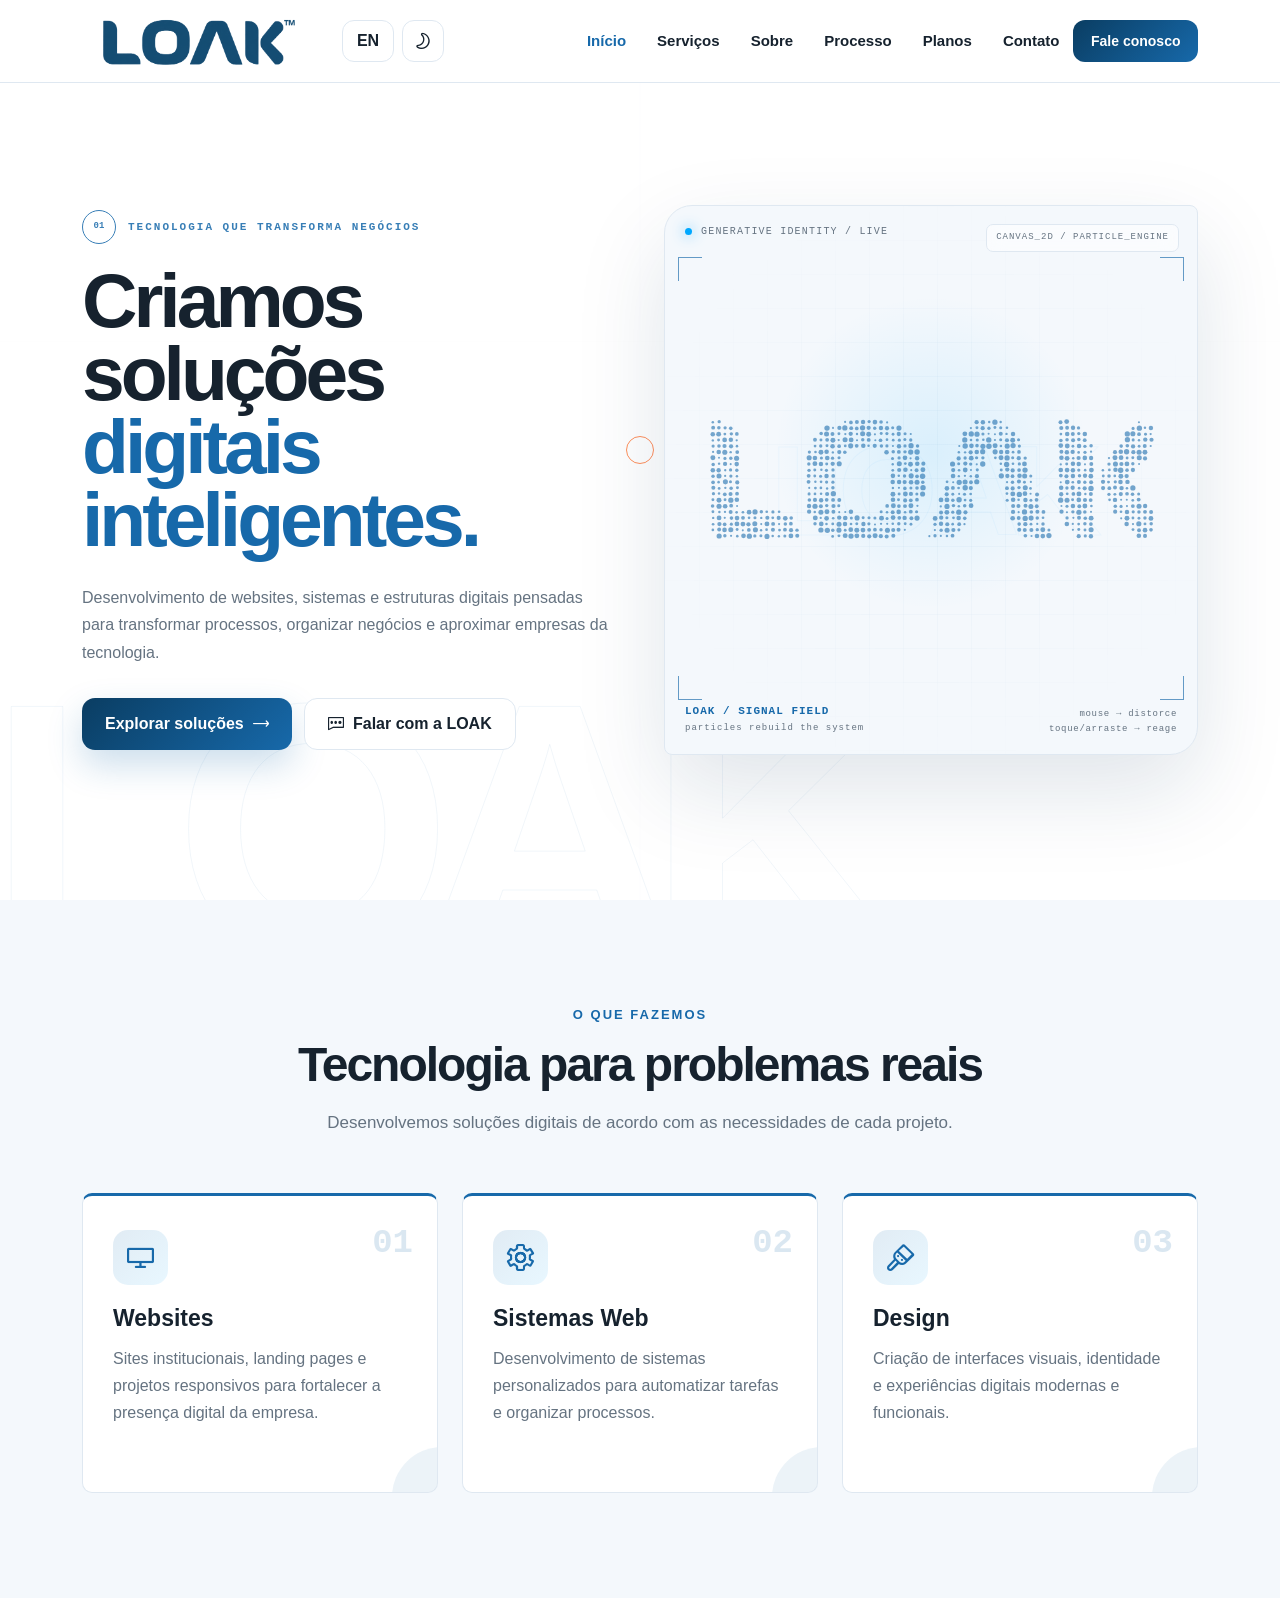
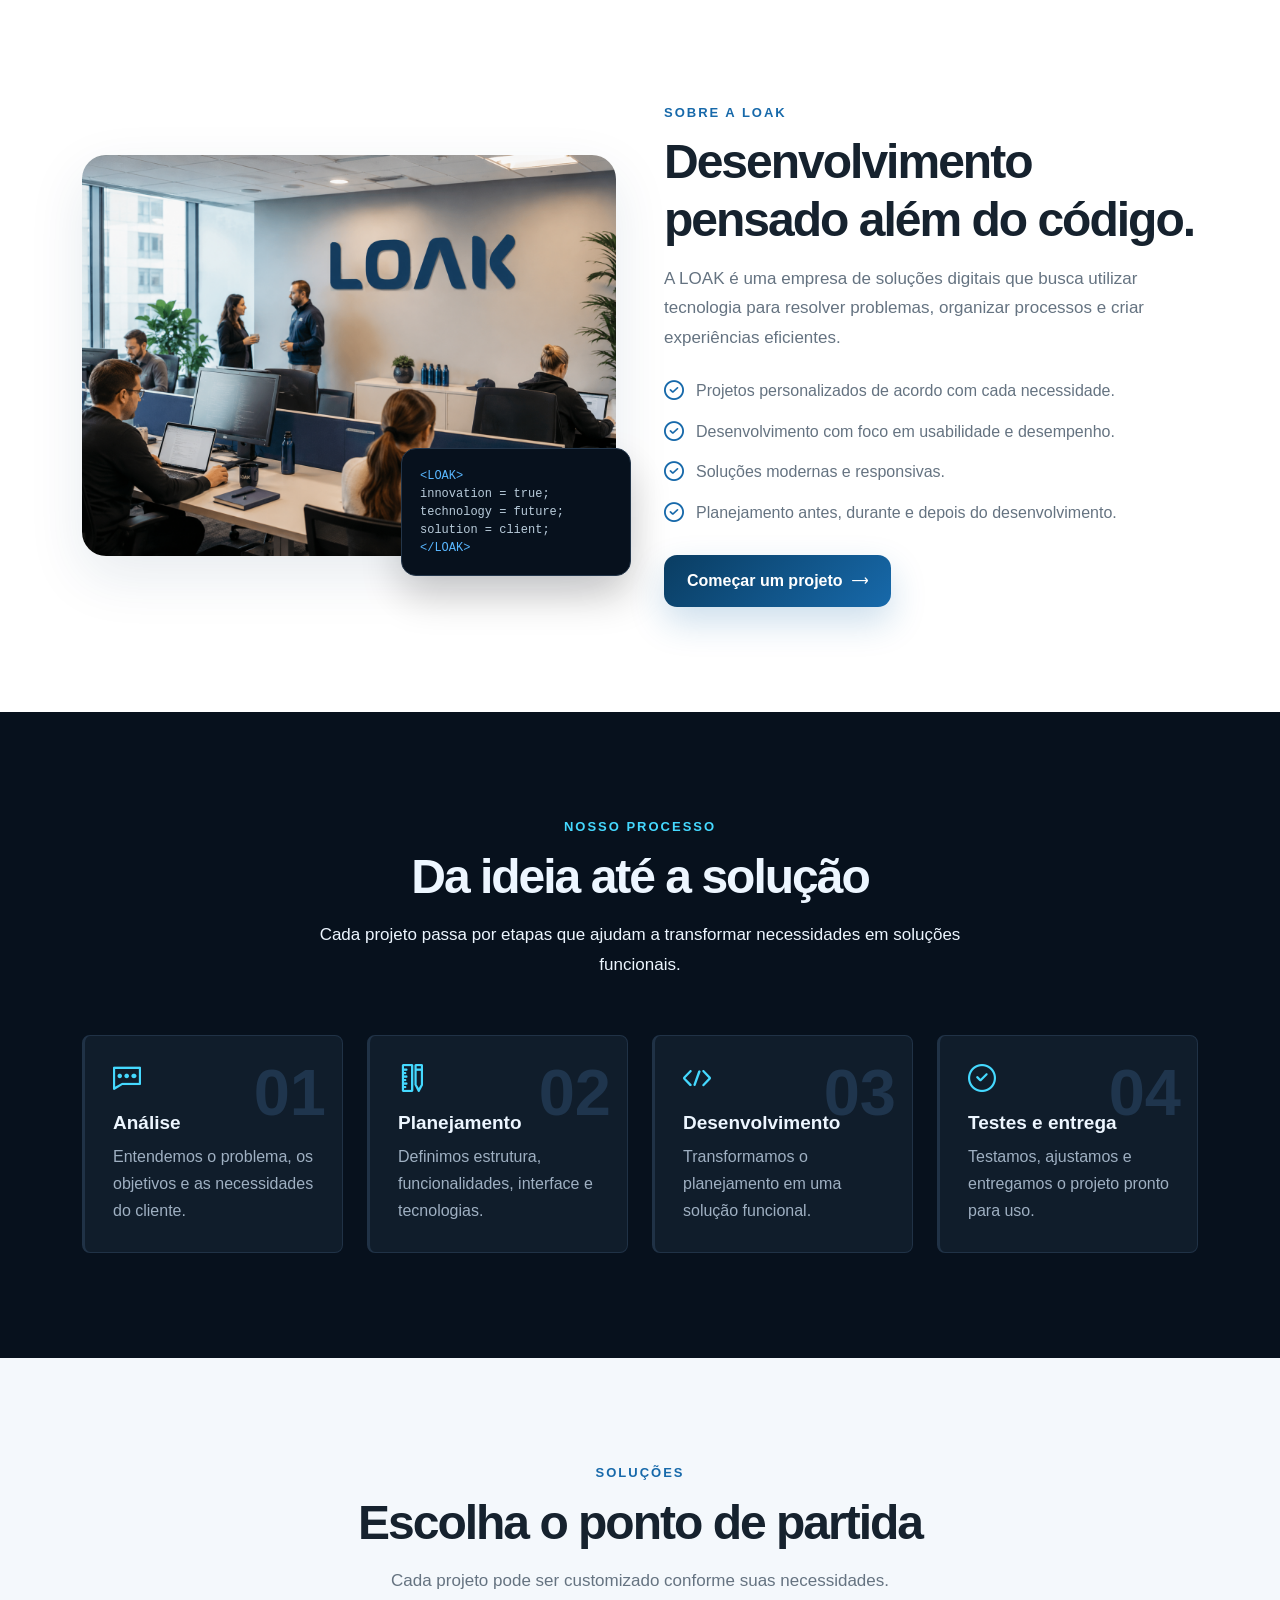
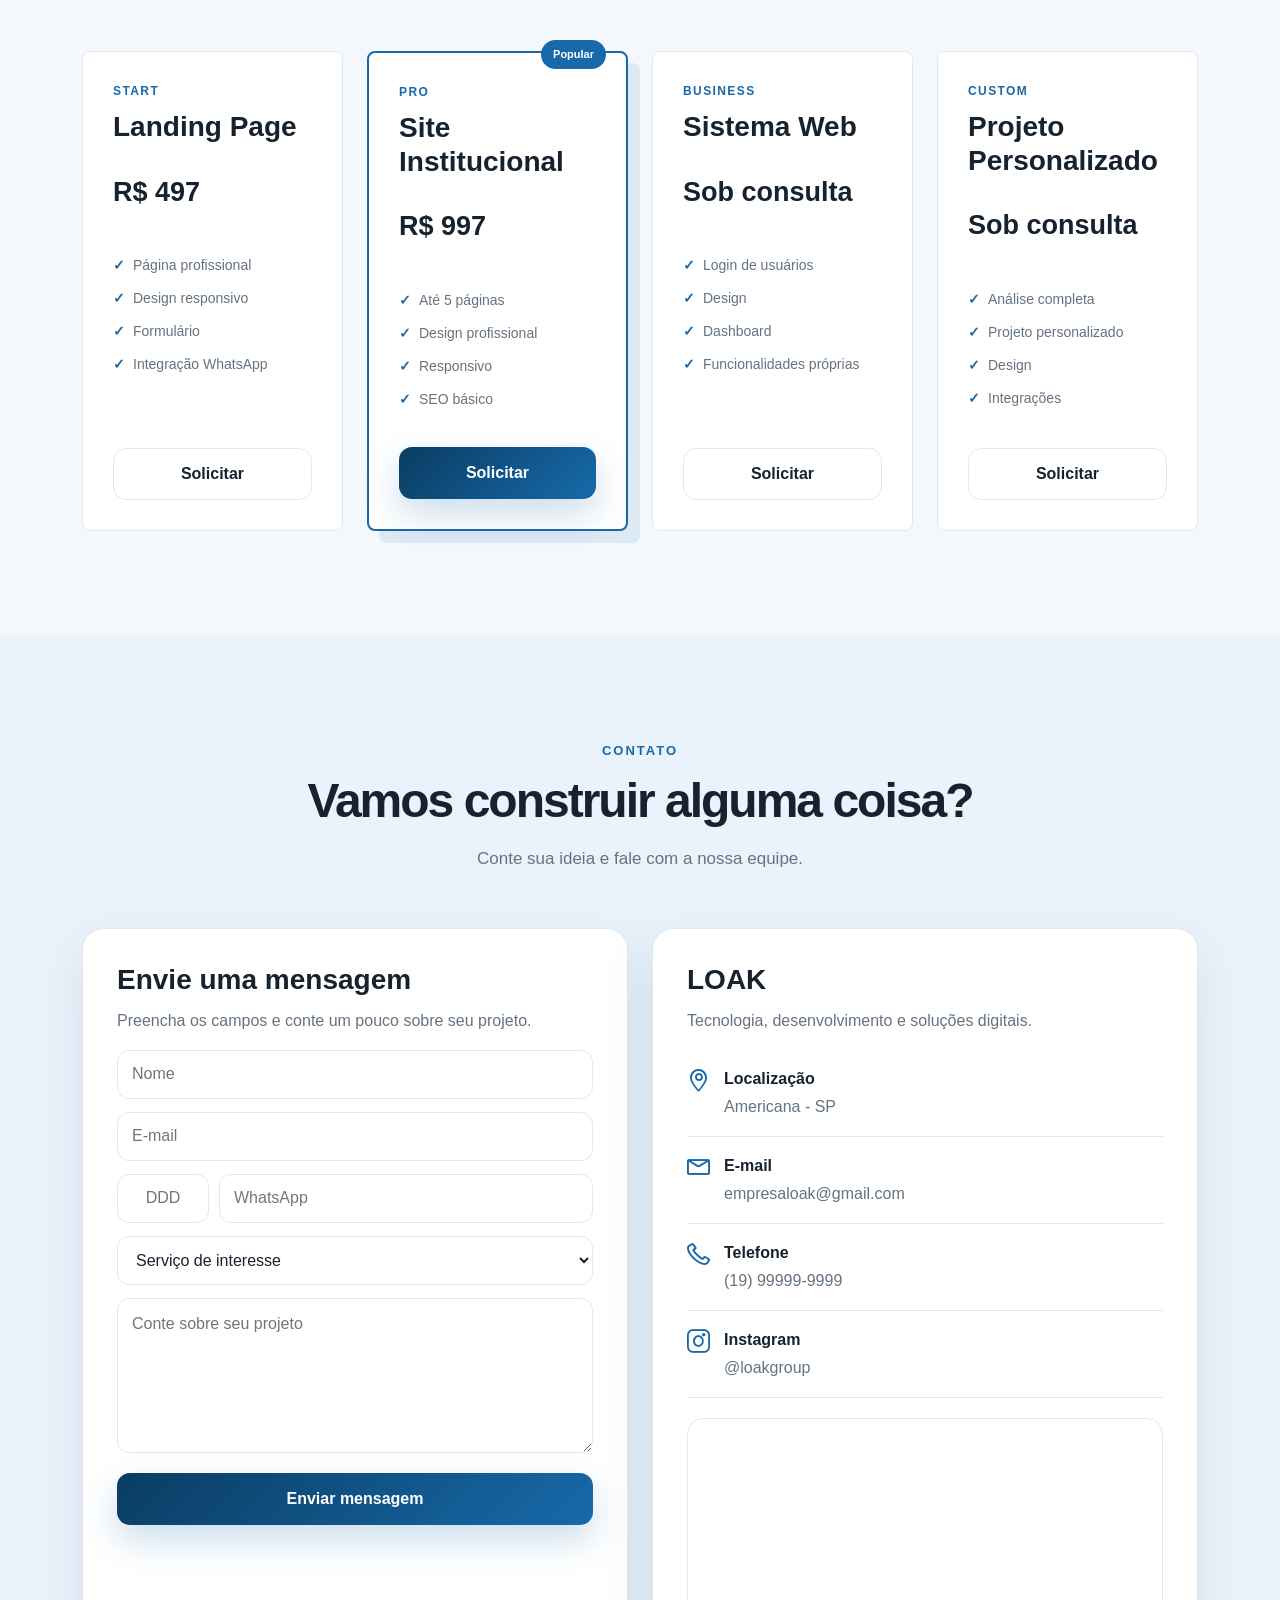
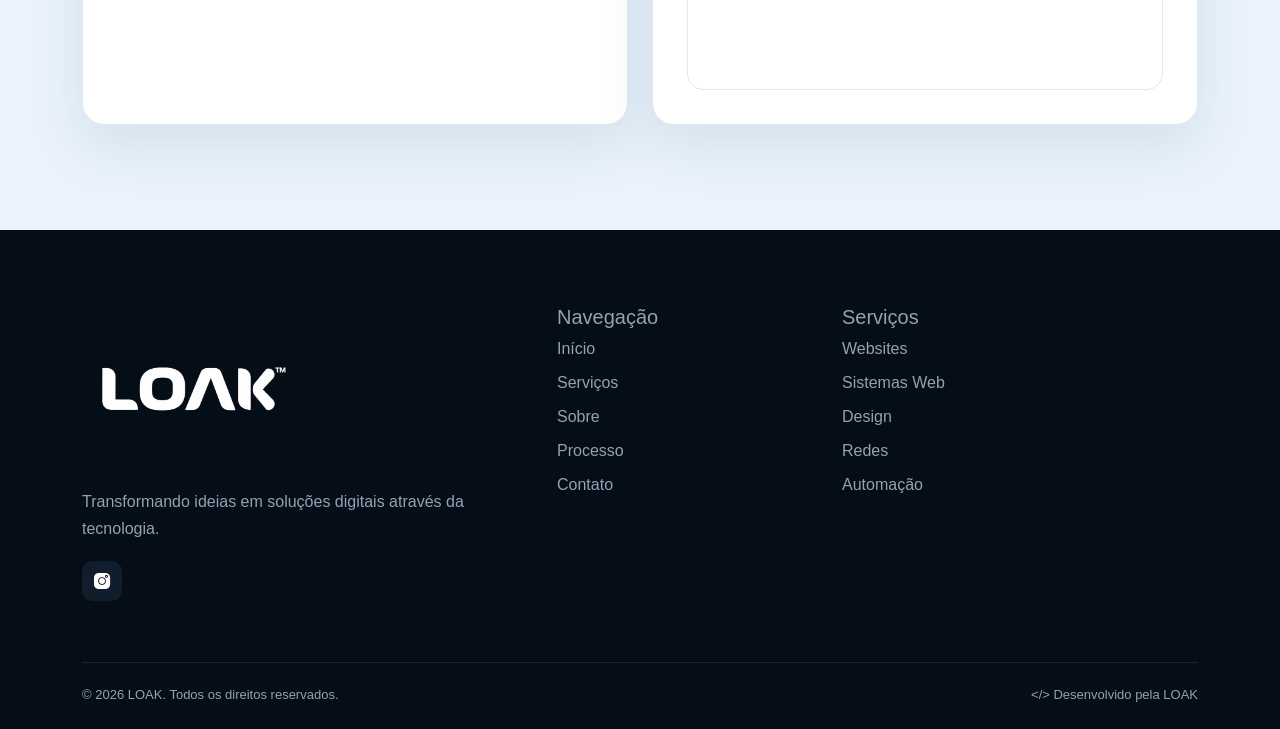
<file: index.html>
<!DOCTYPE html>
<html lang="pt-BR">

<head>
  <meta charset="UTF-8">

  <meta name="viewport" content="width=device-width, initial-scale=1.0">

  <title>LOAK | Tecnologia & Desenvolvimento</title>

  <script>
    (function () {
      try {
        const saved = localStorage.getItem('loak-theme');
        const prefersDark = window.matchMedia && window.matchMedia('(prefers-color-scheme: dark)').matches;
        const useDark = saved ? saved === 'dark' : prefersDark;
        if (useDark) document.documentElement.classList.add('theme-dark-preload');
      } catch (e) {}
    })();
  </script>


  <meta name="description" content="LOAK - Desenvolvimento de websites, sistemas, design e soluções digitais.">

  <link rel="icon" type="image/png" sizes="256x256" href="assets/img/favicon-loak.png?v=2">
  <link rel="shortcut icon" href="favicon.ico?v=2">

  <!-- Bootstrap -->
  <link rel="stylesheet" href="assets/css/bootstrap-5.0.0-beta1.min.css">

  <!-- Line Icons -->
  <link rel="stylesheet" href="assets/css/LineIcons.2.0.css">

  <style>
    /* ======================================================
       VARIÁVEIS
    ====================================================== */

    :root {

      --primary: #1769aa;
      --primary-dark: #0a3d62;
      --secondary: #00a8ff;

      --bg: #ffffff;
      --bg-soft: #f4f8fc;
      --bg-alt: #eaf3fb;

      --card: #ffffff;

      --text: #16222e;
      --text-soft: #657381;

      --border: #dfe8f1;

      --shadow:
        0 20px 55px rgba(15, 56, 95, .10);

      --header:
        rgba(255, 255, 255, .88);

    }


    body.dark {

      --primary: #3d9cff;
      --primary-dark: #71b7ff;
      --secondary: #45d9ff;

      --bg: #07111d;
      --bg-soft: #0b1725;
      --bg-alt: #101f30;

      --card: #101d2b;

      --text: #edf6ff;
      --text-soft: #9fb0c2;

      --border: #203246;

      --shadow:
        0 20px 60px rgba(0, 0, 0, .30);

      --header:
        rgba(7, 17, 29, .90);

    }


    /* ======================================================
       RESET
    ====================================================== */

    * {
      box-sizing: border-box;
    }


    html {
      scroll-behavior: smooth;
    }


    body {

      margin: 0;

      background: var(--bg);

      color: var(--text);

      font-family:
        Arial,
        Helvetica,
        sans-serif;

      transition:
        background .3s,
        color .3s;

    }


    section {
      scroll-margin-top: 85px;
    }


    a {
      text-decoration: none;
    }


    img {
      max-width: 100%;
    }


    /* ======================================================
       PRELOADER
    ====================================================== */

    .preloader {
      position: fixed;
      inset: 0;
      z-index: 99999;
      display: flex;
      align-items: center;
      justify-content: center;
      background: var(--bg);
      transition: opacity .6s ease, visibility .6s ease;
    }

    .preloader.hide {
      opacity: 0;
      visibility: hidden;
      pointer-events: none;
    }

    .preloader-mark {
      font-family: "Courier New", monospace;
      font-weight: 900;
      font-size: 15px;
      letter-spacing: 3px;
      color: var(--text-soft);
      display: flex;
      align-items: center;
      gap: 3px;
    }

    .preloader-mark .b1 {
      color: var(--primary);
      animation: preloaderPulse 1.1s ease-in-out infinite;
    }

    .preloader-mark .b2 {
      color: var(--secondary);
      animation: preloaderPulse 1.1s ease-in-out infinite .18s;
    }

    .preloader-bar {
      position: absolute;
      bottom: 42%;
      width: 130px;
      height: 2px;
      background: var(--border);
      border-radius: 2px;
      overflow: hidden;
    }

    .preloader-bar::after {
      content: "";
      position: absolute;
      inset: 0;
      width: 40%;
      background: linear-gradient(90deg, var(--primary), var(--secondary));
      animation: preloaderSweep 1s ease-in-out infinite;
    }

    @keyframes preloaderPulse {
      0%, 100% { opacity: .35; transform: translateY(0); }
      50% { opacity: 1; transform: translateY(-3px); }
    }

    @keyframes preloaderSweep {
      0% { transform: translateX(-120%); }
      100% { transform: translateX(340%); }
    }


    /* ======================================================
       SCROLL REVEAL
    ====================================================== */

    .reveal {
      opacity: 0;
      transform: translateY(28px);
      transition: opacity .7s cubic-bezier(.16,.8,.3,1), transform .7s cubic-bezier(.16,.8,.3,1);
      will-change: transform, opacity;
    }

    .reveal.in-view {
      opacity: 1;
      transform: translateY(0);
    }

    .reveal-scale {
      opacity: 0;
      transform: scale(.94);
      transition: opacity .7s cubic-bezier(.16,.8,.3,1), transform .7s cubic-bezier(.16,.8,.3,1);
    }

    .reveal-scale.in-view {
      opacity: 1;
      transform: scale(1);
    }


    /* ======================================================
       CARD TILT / GLOW (definido para .service-card,
       .process-card, .developer-card, .plan-card)
    ====================================================== */

    .tilt-card {
      transform-style: preserve-3d;
      transition: transform .35s cubic-bezier(.16,.8,.3,1), box-shadow .35s ease, border-color .35s ease;
      position: relative;
    }

    .tilt-card::before {
      content: "";
      position: absolute;
      inset: 0;
      border-radius: inherit;
      padding: 1px;
      background: radial-gradient(240px circle at var(--mx, 50%) var(--my, 50%),
        rgba(0, 168, 255, .55), transparent 60%);
      -webkit-mask: linear-gradient(#000 0 0) content-box, linear-gradient(#000 0 0);
      -webkit-mask-composite: xor;
      mask-composite: exclude;
      opacity: 0;
      transition: opacity .35s ease;
      pointer-events: none;
    }

    .tilt-card:hover::before {
      opacity: 1;
    }

    .tilt-card > * {
      position: relative;
      z-index: 1;
    }


    /* ======================================================
       BOTÕES MAGNÉTICOS
    ====================================================== */

    .magnetic {
      will-change: transform;
    }


    /* ======================================================
       PROGRESS RING (botão voltar ao topo)
    ====================================================== */

    .back-to-top-ring {
      position: absolute;
      inset: -4px;
      pointer-events: none;
      transform: rotate(-90deg);
    }

    .back-to-top-ring circle {
      fill: none;
      stroke: rgba(255,255,255,.35);
      stroke-width: 2;
      stroke-linecap: round;
      transition: stroke-dashoffset .1s linear;
    }


    @media (prefers-reduced-motion: reduce) {
      .reveal, .reveal-scale {
        opacity: 1 !important;
        transform: none !important;
        transition: none !important;
      }
      .preloader-mark .b1, .preloader-mark .b2, .preloader-bar::after {
        animation: none !important;
      }
    }


    /* ======================================================
       HEADER
    ====================================================== */

    .header {

      position: fixed;

      top: 0;
      left: 0;

      width: 100%;

      z-index: 1000;

      background: var(--header);

      backdrop-filter: blur(18px);

      border-bottom:
        1px solid var(--border);

      transition:
        box-shadow .3s ease,
        border-color .3s ease;

    }


    .header.scrolled {

      box-shadow:
        0 12px 35px rgba(15, 56, 95, .08);

      border-bottom-color:
        transparent;

    }


    .navbar {

      min-height: 78px;

    }





    .navbar-nav {
      gap: 5px;
    }


    .navbar-nav .nav-link {

      color: var(--text);

      font-size: 15px;

      font-weight: 700;

      padding:
        10px 13px !important;

      border-radius: 10px;

      transition: .2s;

      white-space: nowrap;

    }


    .navbar-nav .nav-link:hover {

      color: var(--primary);

      background: var(--bg-soft);

    }


    .navbar-nav .nav-link.active {
      color: var(--primary);
    }


    .header-tools {

      display: flex;

      align-items: center;

      gap: 8px;

      margin-left: 15px;

      flex-shrink: 0;

    }


    .tool-button {

      width: 42px;
      height: 42px;

      border-radius: 12px;

      border:
        1px solid var(--border);

      background: var(--card);

      color: var(--text);

      display: flex;

      align-items: center;
      justify-content: center;

      cursor: pointer;

      transition: .2s;

      font-weight: 800;

    }


    .tool-button:hover {

      transform:
        translateY(-2px);

      color: var(--primary);

      border-color: var(--primary);

    }


    .language-button {

      width: auto;

      min-width: 52px;

      padding: 0 12px;

    }


    .contact-header {

      display: inline-flex;

      align-items: center;
      justify-content: center;

      height: 42px;

      padding: 0 18px;

      border-radius: 12px;

      background:
        linear-gradient(135deg,
          var(--primary-dark),
          var(--primary));

      color: #fff !important;

      font-weight: 800;

      font-size: 14px;

      white-space: nowrap;

      transition: .2s;

      flex-shrink: 0;

    }


    .contact-header:hover {

      transform:
        translateY(-2px);

      box-shadow:
        0 12px 25px rgba(23, 105, 170, .25);

    }


    .navbar-toggler {

      border:
        1px solid var(--border);

      background: var(--card);

    }


    /* ======================================================
       HERO
    ====================================================== */

    .hero {

      min-height: 100vh;

      padding:
        155px 0 100px;

      display: flex;

      align-items: center;

      position: relative;

      overflow: hidden;

      background:

        radial-gradient(circle at 85% 20%,
          rgba(0, 168, 255, .15),
          transparent 30%),

        radial-gradient(circle at 15% 80%,
          rgba(23, 105, 170, .12),
          transparent 30%),

        var(--bg);

    }


    .hero::before {

      content: "";

      position: absolute;

      inset: 0;

      opacity: .18;

      background-image:

        linear-gradient(var(--border) 1px,
          transparent 1px),

        linear-gradient(90deg,
          var(--border) 1px,
          transparent 1px);

      background-size:
        45px 45px;

      pointer-events: none;

    }


    .hero-spotlight {
      position: absolute;
      inset: 0;
      z-index: 1;
      opacity: 0;
      transition: opacity .4s ease;
      background: radial-gradient(520px circle at var(--x, 50%) var(--y, 50%),
        rgba(0, 168, 255, .13), transparent 60%);
      pointer-events: none;
    }

    .hero:hover .hero-spotlight {
      opacity: 1;
    }

    .hero-blob {
      position: absolute;
      border-radius: 50%;
      filter: blur(70px);
      z-index: 0;
      pointer-events: none;
      opacity: .55;
    }

    .hero-blob.b1 {
      width: 380px;
      height: 380px;
      top: -80px;
      right: -60px;
      background: radial-gradient(circle, rgba(0,168,255,.35), transparent 70%);
      animation: blobFloat 13s ease-in-out infinite;
    }

    .hero-blob.b2 {
      width: 320px;
      height: 320px;
      bottom: -60px;
      left: -80px;
      background: radial-gradient(circle, rgba(23,105,170,.30), transparent 70%);
      animation: blobFloat 16s ease-in-out infinite reverse;
    }

    @keyframes blobFloat {
      0%, 100% { transform: translate(0, 0) scale(1); }
      33% { transform: translate(30px, -25px) scale(1.08); }
      66% { transform: translate(-25px, 20px) scale(.95); }
    }

    @media (prefers-reduced-motion: reduce) {
      .hero-blob { animation: none !important; }
    }


    .hero .container {

      position: relative;

      z-index: 2;

    }


    .hero-badge {

      display: inline-flex;

      align-items: center;

      gap: 9px;

      padding:
        9px 15px;

      border-radius: 50px;

      border:
        1px solid var(--border);

      background: var(--card);

      color: var(--primary);

      font-size: 14px;

      font-weight: 800;

      margin-bottom: 25px;

    }


    .status-dot {

      width: 8px;
      height: 8px;

      border-radius: 50%;

      background: #20c997;

      box-shadow:
        0 0 0 5px rgba(32, 201, 151, .13);

    }


    .hero h1 {

      font-size:
        clamp(44px,
          6vw,
          75px);

      line-height: 1.03;

      letter-spacing: -2px;

      font-weight: 900;

      margin-bottom: 25px;

      color: var(--text);

    }


    .gradient-text {

      background:

        linear-gradient(90deg,
          var(--primary),
          var(--secondary));

      -webkit-background-clip: text;

      -webkit-text-fill-color:
        transparent;

      background-clip: text;

    }


    .hero-description {

      max-width: 640px;

      font-size: 18px;

      line-height: 1.8;

      color: var(--text-soft);

      margin-bottom: 30px;

    }


    .hero-buttons {

      display: flex;

      flex-wrap: wrap;

      gap: 13px;

      margin-bottom: 35px;

    }


    .button-main {

      display: inline-flex;

      align-items: center;
      justify-content: center;

      gap: 9px;

      border-radius: 13px;

      padding:
        14px 23px;

      background:

        linear-gradient(135deg,
          var(--primary-dark),
          var(--primary));

      color: #fff;

      font-weight: 800;

      transition: .2s;

      box-shadow:
        0 15px 35px rgba(23, 105, 170, .22);

    }


    .button-main:hover {

      color: #fff;

      transform:
        translateY(-3px);

    }


    .button-secondary {

      display: inline-flex;

      align-items: center;
      justify-content: center;

      gap: 9px;

      border-radius: 13px;

      padding:
        13px 23px;

      background: var(--card);

      color: var(--text);

      border:
        1px solid var(--border);

      font-weight: 800;

      transition: .2s;

    }


    .button-secondary:hover {

      color: var(--primary);

      transform:
        translateY(-3px);

      border-color:
        var(--primary);

    }


    .hero-mini-info {

      display: flex;

      flex-wrap: wrap;

      gap: 20px;

      color: var(--text-soft);

      font-size: 14px;

    }


    .hero-mini-info span {

      display: flex;

      align-items: center;

      gap: 7px;

    }


    .hero-mini-info i {
      color: var(--primary);
    }


    /* ======================================================
       TERMINAL
    ====================================================== */

    .terminal {

      background: #07111d;

      border-radius: 22px;

      overflow: hidden;

      box-shadow:

        0 35px 80px rgba(0, 0, 0, .28);

      border:
        1px solid #213246;

      transform:
        perspective(1000px) rotateY(-3deg);

      transition: transform .5s cubic-bezier(.16,.8,.3,1), box-shadow .5s ease;

    }

    .terminal:hover {
      transform: perspective(1000px) rotateY(0deg) translateY(-4px);
      box-shadow: 0 45px 100px rgba(0, 168, 255, .18);
    }

    .terminal-body .type-line {
      opacity: 0;
      transform: translateX(-6px);
      transition: opacity .25s ease, transform .25s ease;
    }

    .terminal-body .type-line.typed {
      opacity: 1;
      transform: translateX(0);
    }

    @media (prefers-reduced-motion: reduce) {
      .terminal-body .type-line {
        opacity: 1 !important;
        transform: none !important;
      }
    }


    .terminal-header {

      height: 48px;

      display: flex;

      align-items: center;

      justify-content: space-between;

      padding: 0 17px;

      background: #101c29;

      border-bottom:
        1px solid #213246;

    }


    .terminal-dots {

      display: flex;

      gap: 7px;

    }


    .terminal-dot {

      width: 11px;
      height: 11px;

      border-radius: 50%;

    }


    .terminal-dot.red {
      background: #ff5f56;
    }


    .terminal-dot.yellow {
      background: #ffbd2e;
    }


    .terminal-dot.green {
      background: #27c93f;
    }


    .terminal-title {

      color: #8091a3;

      font-size: 12px;

      font-family: monospace;

    }


    .terminal-body {

      padding: 28px;

      min-height: 385px;

      font-family:
        "Courier New",
        monospace;

      font-size: 14px;

      line-height: 1.9;

      color: #d6e4f0;

    }


    .terminal-body .comment {

      color: #5f7284;

    }


    .terminal-body .blue {

      color: #59b7ff;

    }


    .terminal-body .green {

      color: #56d364;

    }


    .terminal-body .purple {

      color: #c792ea;

    }


    .terminal-body .yellow {

      color: #f7d774;

    }


    .cursor {

      display: inline-block;

      width: 8px;
      height: 18px;

      margin-left: 3px;

      background: #59b7ff;

      vertical-align: middle;

      animation:
        blink 1s infinite;

    }


    @keyframes blink {

      50% {
        opacity: 0;
      }

    }


    /* ======================================================
       STACK
    ====================================================== */

    .stack-section {

      padding:
        35px 0;

      background: var(--bg-soft);

      border-top:
        1px solid var(--border);

      border-bottom:
        1px solid var(--border);

    }


    .stack-title {

      text-align: center;

      color: var(--text-soft);

      font-size: 13px;

      font-weight: 800;

      letter-spacing: 1.5px;

      text-transform: uppercase;

      margin-bottom: 20px;

    }


    .stack-items {

      display: flex;

      flex-wrap: wrap;

      justify-content: center;

      gap: 12px;

    }


    .stack-item {

      padding:
        9px 16px;

      background: var(--card);

      border:
        1px solid var(--border);

      border-radius: 10px;

      color: var(--text);

      font-weight: 700;

      font-size: 14px;

      transition: .2s;

    }


    .stack-item:hover {

      transform:
        translateY(-3px);

      color: var(--primary);

      border-color:
        var(--primary);

    }


    /* ======================================================
       SEÇÕES
    ====================================================== */

    .section {

      padding:
        105px 0;

    }


    .section.soft {

      background: var(--bg-soft);

    }


    .section.alt {

      background: var(--bg-alt);

    }


    .section-label {

      color: var(--primary);

      font-size: 13px;

      font-weight: 900;

      text-transform: uppercase;

      letter-spacing: 2px;

      margin-bottom: 11px;

    }


    .section-heading {

      color: var(--text);

      font-size:
        clamp(32px,
          4vw,
          48px);

      font-weight: 900;

      letter-spacing: -1px;

      margin-bottom: 15px;

    }


    .section-description {

      max-width: 720px;

      color: var(--text-soft);

      font-size: 17px;

      line-height: 1.75;

    }


    .section-center {

      text-align: center;

      max-width: 780px;

      margin:
        0 auto 55px;

    }


    .section-center .section-description {

      margin: auto;

    }


    /* ======================================================
       SERVICES
    ====================================================== */

    .service-card {

      height: 100%;

      padding: 30px;

      border:
        1px solid var(--border);

      border-radius: 20px;

      background: var(--card);

      transition: .25s;

      position: relative;

      overflow: hidden;

    }


    .service-card::after {

      content: "";

      position: absolute;

      width: 100px;
      height: 100px;

      right: -55px;
      bottom: -55px;

      border-radius: 50%;

      background:
        rgba(23, 105, 170, .08);

      transition: .3s;

    }


    .service-card:hover {

      transform:
        translateY(-7px);

      box-shadow:
        var(--shadow);

      border-color:
        rgba(23, 105, 170, .30);

    }


    .service-card:hover::after {

      width: 160px;
      height: 160px;

    }


    .service-icon {

      width: 55px;
      height: 55px;

      display: flex;

      align-items: center;
      justify-content: center;

      border-radius: 15px;

      background:
        linear-gradient(135deg,
          rgba(23, 105, 170, .13),
          rgba(0, 168, 255, .09));

      color: var(--primary);

      font-size: 27px;

      margin-bottom: 20px;

    }


    .service-card h4 {

      font-size: 20px;

      color: var(--text);

      font-weight: 900;

      margin-bottom: 12px;

    }


    .service-card p {

      color: var(--text-soft);

      line-height: 1.7;

      margin: 0;

    }


    /* ======================================================
       ABOUT
    ====================================================== */

    .about-visual {

      position: relative;

    }


    .about-image {

      width: 100%;

      border-radius: 24px;

      box-shadow:
        var(--shadow);

    }


    .floating-code {

      position: absolute;

      right: -15px;
      bottom: -20px;

      width: 230px;

      padding: 18px;

      background: #07111d;

      border:
        1px solid #233549;

      border-radius: 15px;

      color: #b9ccdb;

      font-family: monospace;

      font-size: 12px;

      box-shadow:
        0 20px 40px rgba(0, 0, 0, .20);

    }


    .floating-code span {

      color: #59b7ff;

    }


    .about-list {

      list-style: none;

      padding: 0;

      margin:
        25px 0 30px;

    }


    .about-list li {

      display: flex;

      gap: 12px;

      margin-bottom: 15px;

      color: var(--text-soft);

      line-height: 1.6;

    }


    .about-list i {

      color: var(--primary);

      font-size: 20px;

      margin-top: 2px;

    }


    /* ======================================================
       PROCESS
    ====================================================== */

    .process-card {

      height: 100%;

      background: var(--card);

      border:
        1px solid var(--border);

      border-radius: 18px;

      padding: 28px;

      position: relative;

      overflow: hidden;

    }


    .process-number {

      font-size: 65px;

      position: absolute;

      top: 8px;
      right: 16px;

      font-weight: 900;

      color:
        rgba(23, 105, 170, .07);

    }


    .process-card i {

      color: var(--primary);

      font-size: 28px;

      margin-bottom: 20px;

    }


    .process-card h4 {

      font-size: 19px;

      color: var(--text);

      font-weight: 900;

    }


    .process-card p {

      color: var(--text-soft);

      line-height: 1.7;

      margin: 0;

    }


    /* ======================================================
       DIFFERENTIALS
    ====================================================== */

    .developer-section {

      background:

        radial-gradient(circle at 0 0,
          rgba(0, 168, 255, .12),
          transparent 32%),

        #07111d;

      color: #fff;

      padding:
        105px 0;

    }


    .developer-section .section-heading {

      color: #fff;

    }


    .developer-section .section-description {

      color: #9db0c2;

    }


    .developer-section .section-label {

      color: #4eb2ff;

    }


    .developer-card {

      height: 100%;

      background:
        rgba(255, 255, 255, .04);

      border:
        1px solid rgba(255, 255, 255, .10);

      border-radius: 18px;

      padding: 27px;

      transition: .25s;

    }


    .developer-card:hover {

      transform:
        translateY(-6px);

      border-color:
        rgba(89, 183, 255, .45);

      background:
        rgba(255, 255, 255, .06);

    }


    .developer-card i {

      color: #59b7ff;

      font-size: 28px;

      margin-bottom: 17px;

    }


    .developer-card h4 {

      color: #fff;

      font-size: 19px;

      font-weight: 900;

    }


    .developer-card p {

      color: #9db0c2;

      line-height: 1.7;

      margin: 0;

    }


    /* ======================================================
       PLANOS
    ====================================================== */

    .plan-card {

      height: 100%;

      padding: 30px;

      border-radius: 20px;

      border:
        1px solid var(--border);

      background: var(--card);

      position: relative;

      transition: .25s;

    }


    .plan-card:hover {

      transform:
        translateY(-7px);

      box-shadow:
        var(--shadow);

    }


    .plan-card.featured {

      border:
        2px solid var(--primary);

    }


    .popular {

      position: absolute;

      top: -13px;
      right: 20px;

      background:
        var(--primary);

      color: #fff;

      padding:
        6px 12px;

      border-radius: 20px;

      font-size: 11px;

      font-weight: 900;

    }


    .plan-tag {

      color: var(--primary);

      font-size: 12px;

      font-weight: 900;

      letter-spacing: 1.4px;

      text-transform: uppercase;

    }


    .plan-card h3 {

      color: var(--text);

      margin:
        10px 0;

      font-weight: 900;

    }


    .price {

      font-size: 27px;

      color: var(--text);

      font-weight: 900;

      margin:
        18px 0;

    }


    .plan-card ul {

      padding: 0;

      list-style: none;

      margin:
        25px 0;

    }


    .plan-card li {

      display: flex;

      gap: 8px;

      color: var(--text-soft);

      margin-bottom: 12px;

      font-size: 14px;

    }


    .plan-card li::before {

      content: "✓";

      color: var(--primary);

      font-weight: 900;

    }


    /* ======================================================
       CONTACT
    ====================================================== */

    .contact-card {

      height: 100%;

      border-radius: 22px;

      background: var(--card);

      border:
        1px solid var(--border);

      padding: 34px;

      box-shadow:
        var(--shadow);

    }


    .contact-card h3 {

      color: var(--text);

      font-weight: 900;

      margin-bottom: 10px;

    }


    .contact-card>p {

      color: var(--text-soft);

      line-height: 1.7;

    }


    .form-control-loak {

      width: 100%;

      height: 49px;

      border-radius: 12px;

      border:
        1px solid var(--border);

      padding:
        0 14px;

      background: var(--bg);

      color: var(--text);

      outline: none;

      margin-bottom: 13px;

      transition: .2s;

    }


    .form-control-loak:focus {

      border-color:
        var(--primary);

      box-shadow:
        0 0 0 3px rgba(23, 105, 170, .10);

    }


    textarea.form-control-loak {

      height: 125px;

      padding-top: 13px;

      resize: none;

    }


    .contact-info {

      display: flex;

      align-items: flex-start;

      gap: 14px;

      padding:
        17px 0;

      border-bottom:
        1px solid var(--border);

    }


    .contact-info:last-of-type {

      border-bottom: 0;

    }


    .contact-info i {

      color: var(--primary);

      font-size: 23px;

      margin-top: 2px;

    }


    .contact-info strong {

      display: block;

      color: var(--text);

      margin-bottom: 4px;

    }


    .contact-info span,
    .contact-info a {

      color: var(--text-soft);

      text-decoration: none;

    }


    .map {

      margin-top: 20px;

      border-radius: 16px;

      overflow: hidden;

      border:
        1px solid var(--border);

    }


    .map iframe {

      display: block;

      width: 100%;

      height: 270px;

      border: 0;

    }


    /* ======================================================
       FOOTER
    ====================================================== */

    .footer {

      padding:
        75px 0 25px;

      background: #050d16;

      color: #91a3b5;

    }

    /* ======================================================
       HEADER + LOGOS CORRIGIDOS
    ====================================================== */

    .navbar {
      min-height: 82px;
      padding-top: 0;
      padding-bottom: 0;
    }

    .header .container {
      min-height: 82px;
      display: flex;
      align-items: center;
    }

    .navbar-brand {
      width: 250px;
      height: 82px;
      padding: 0 !important;
      margin: 0 !important;
      display: flex;
      align-items: center;
      justify-content: flex-start;
      flex-shrink: 0;
      overflow: visible;
    }

    .navbar-brand .site-logo {
      width: 230px !important;
      height: auto !important;
      max-width: 230px !important;
      max-height: none !important;
      object-fit: contain;
      object-position: left center;
      margin: 0;
      padding: 0;
      display: block;
      transition: filter .3s ease;
    }

    /* Uma única logo: azul no claro e branca no escuro.
       Assim o tamanho fica exatamente igual nos dois temas. */
    body:not(.dark) .navbar-brand .site-logo {
      filter: none;
    }

    body.dark .navbar-brand .site-logo {
      filter: brightness(0) invert(1);
    }

    .footer-brand {
      display: flex;
      flex-direction: column;
      align-items: flex-start;
    }

    .footer-logo {
      width: 220px;
      height: auto;
      max-width: 220px;
      margin: 0 0 18px 0;
      object-fit: contain;
      object-position: left center;
      filter: brightness(0) invert(1);
      display: block;
    }

    .footer-brand p {
      margin: 0;
      max-width: 460px;
      line-height: 1.7;
      color: #91a3b5;
    }

    /* Botão flutuante para voltar ao topo */
    .back-to-top {
      position: fixed;
      right: 24px;
      bottom: 24px;
      width: 48px;
      height: 48px;
      border: 1px solid var(--border);
      border-radius: 14px;
      background: linear-gradient(135deg, var(--primary-dark), var(--primary));
      color: #fff;
      display: flex;
      align-items: center;
      justify-content: center;
      font-size: 20px;
      box-shadow: 0 14px 35px rgba(23, 105, 170, .28);
      z-index: 1200;
      opacity: 0;
      visibility: hidden;
      transform: translateY(12px);
      transition: opacity .25s ease, transform .25s ease, visibility .25s ease;
      cursor: pointer;
    }

    .back-to-top.show {
      opacity: 1;
      visibility: visible;
      transform: translateY(0);
    }

    .back-to-top:hover {
      color: #fff;
      transform: translateY(-3px);
    }

    @media (max-width: 576px) {
      .back-to-top {
        right: 16px;
        bottom: 16px;
        width: 44px;
        height: 44px;
      }
    }

    @media (max-width: 1199px) {
      .navbar-brand {
        width: 205px;
      }

      .navbar-brand .site-logo {
        width: 190px !important;
        max-width: 190px !important;
        height: auto !important;
      }
    }

    @media (max-width: 991px) {
      .navbar {
        min-height: 78px;
      }

      .header .container {
        min-height: 78px;
      }

      .navbar-brand {
        width: 180px;
        height: 78px;
      }

      .navbar-brand .site-logo {
        width: 165px !important;
        max-width: 165px !important;
        height: auto !important;
      }
    }

    @media (max-width: 576px) {
      .navbar-brand {
        width: 155px;
      }

      .navbar-brand .site-logo {
        width: 145px !important;
        height: 52px !important;
      }
    }

    .footer p {

      line-height: 1.7;

    }


    .footer-links {

      list-style: none;

      padding: 0;

    }


    .footer-links li {

      margin-bottom: 10px;

    }


    .footer-links a {

      color: #91a3b5;

      transition: .2s;

    }


    .footer-links a:hover {

      color: #59b7ff;

    }


    .footer-social {

      display: flex;

      gap: 10px;

      padding: 0;

      list-style: none;

      margin-top: 18px;

    }


    .footer-social a {

      width: 40px;
      height: 40px;

      border-radius: 10px;

      display: flex;

      align-items: center;
      justify-content: center;

      background: #101d2a;

      color: #fff;

      transition: .2s;

    }


    .footer-social a:hover {

      background: #1769aa;

      transform:
        translateY(-3px);

    }


    .footer-bottom {

      border-top:
        1px solid #192635;

      margin-top: 45px;

      padding-top: 22px;

      font-size: 13px;

      display: flex;

      flex-wrap: wrap;

      justify-content: space-between;

      gap: 10px;

    }


    /* ======================================================
       TOAST
    ====================================================== */

    .toast-message {

      position: fixed;

      top: 50%;
      left: 50%;

      transform:
        translate(-50%, -50%) scale(.95);

      background: #07111d;

      color: #fff;

      padding:
        17px 23px;

      border-radius: 14px;

      box-shadow:
        0 25px 70px rgba(0, 0, 0, .35);

      z-index: 9999;

      opacity: 0;

      visibility: hidden;

      transition: .25s;

      font-weight: 700;

      text-align: center;

    }


    .toast-message.show {

      opacity: 1;

      visibility: visible;

      transform:
        translate(-50%, -50%) scale(1);

    }


    /* ======================================================
       RESPONSIVO
    ====================================================== */

    @media(max-width: 1199px) {

      .contact-header {
        display: none;
      }

    }


    @media(max-width: 991px) {

      .navbar-collapse {

        background: var(--card);

        border:
          1px solid var(--border);

        border-radius: 15px;

        padding: 15px;

        margin-top: 10px;

      }


      .header-tools {

        margin:
          12px 0 0;

      }


      .contact-header {

        display: inline-flex;

      }


      .hero {

        padding:
          135px 0 80px;

      }


      .terminal {

        margin-top: 50px;

        transform: none;

      }


      .floating-code {

        right: 10px;

      }

    }


    @media(max-width:576px) {

      .hero h1 {

        font-size: 42px;

        letter-spacing: -1px;

      }


      .hero-description {

        font-size: 16px;

      }


      .hero-buttons {

        flex-direction: column;

      }


      .button-main,
      .button-secondary {

        width: 100%;

      }


      .floating-code {

        position: relative;

        right: auto;
        bottom: auto;

        width: 100%;

        margin-top: 15px;

      }


      .contact-card {

        padding: 24px 18px;

      }

    }
  
/* =========================================================
   LOAK / GENERATIVE IDENTITY
   hero autoral baseado em partículas de canvas
========================================================= */

body {
  cursor: default;
}

.hero {
  min-height: 100vh;
  padding: 132px 0 72px;
  display: flex;
  align-items: center;
  position: relative;
  overflow: hidden;
  background: var(--bg);
  isolation: isolate;
}

.hero::before {
  content: "";
  position: absolute;
  inset: 0;
  background:
    linear-gradient(90deg, transparent 49.9%, rgba(23,105,170,.055) 50%, transparent 50.1%),
    linear-gradient(0deg, transparent 62%, rgba(23,105,170,.045) 62.1%, transparent 62.2%);
  pointer-events: none;
  z-index: 0;
}

.hero::after {
  content: "LOAK";
  position: absolute;
  left: -1vw;
  bottom: -4.5vw;
  font-size: clamp(170px, 28vw, 510px);
  line-height: .72;
  font-weight: 900;
  letter-spacing: -.09em;
  color: transparent;
  -webkit-text-stroke: 1px rgba(23,105,170,.06);
  pointer-events: none;
  user-select: none;
  z-index: 0;
}

body.dark .hero::after {
  -webkit-text-stroke-color: rgba(113,183,255,.055);
}

.hero .container {
  position: relative;
  z-index: 3;
}

.hero-copy {
  position: relative;
  z-index: 5;
}

.hero-index {
  display: flex;
  align-items: center;
  gap: 12px;
  margin-bottom: 22px;
  color: var(--primary);
  font-family: "Courier New", monospace;
  font-size: 11px;
  font-weight: 900;
  letter-spacing: 2px;
  text-transform: uppercase;
}

.hero-index::before {
  content: "01";
  display: grid;
  place-items: center;
  width: 34px;
  height: 34px;
  border-radius: 50%;
  border: 1px solid var(--primary);
  font-size: 9px;
  letter-spacing: 0;
}

.hero h1 {
  margin: 0 0 25px;
  max-width: 820px;
  font-size: clamp(55px, 7vw, 94px);
  line-height: .91;
  letter-spacing: -5px;
  font-weight: 900;
  color: var(--text);
}

.hero h1 .hero-line {
  display: block;
}

.hero h1 .hero-line.accent {
  color: var(--primary);
}

.hero h1 .hero-line.thin {
  font-weight: 400;
  color: var(--text-soft);
}

.hero-description {
  max-width: 620px;
  margin-bottom: 30px;
  font-size: 17px;
  line-height: 1.75;
  color: var(--text-soft);
}

.hero-buttons {
  display: flex;
  flex-wrap: wrap;
  gap: 12px;
  margin-bottom: 30px;
}

.hero-meta {
  display: flex;
  gap: 26px;
  flex-wrap: wrap;
  font-family: "Courier New", monospace;
  font-size: 10px;
  letter-spacing: 1px;
  text-transform: uppercase;
  color: var(--text-soft);
}

.hero-meta span::before {
  content: "+";
  color: var(--primary);
  margin-right: 6px;
}

/* ===== GENERATIVE CANVAS ===== */

.generative-shell {
  position: relative;
  width: min(100%, 690px);
  min-height: 570px;
  margin-left: auto;
  overflow: hidden;
  border-radius: 30px;
  border: 1px solid var(--border);
  background:
    radial-gradient(circle at 50% 45%, rgba(0,168,255,.11), transparent 39%),
    var(--bg-soft);
  box-shadow: 0 35px 90px rgba(15,56,95,.13);
}

body.dark .generative-shell {
  background:
    radial-gradient(circle at 50% 45%, rgba(0,168,255,.12), transparent 38%),
    #08131f;
}

.generative-shell::before {
  content: "";
  position: absolute;
  inset: 0;
  opacity: .33;
  pointer-events: none;
  background-image:
    linear-gradient(rgba(23,105,170,.10) 1px, transparent 1px),
    linear-gradient(90deg, rgba(23,105,170,.10) 1px, transparent 1px);
  background-size: 34px 34px;
  mask-image: radial-gradient(circle at center, #000 20%, transparent 80%);
}

.generative-canvas {
  position: absolute;
  inset: 0;
  width: 100%;
  height: 100%;
  display: block;
}

.generative-ui {
  position: absolute;
  inset: 0;
  pointer-events: none;
  z-index: 3;
}

.gen-topline {
  position: absolute;
  left: 20px;
  top: 18px;
  display: flex;
  align-items: center;
  gap: 9px;
  font-family: "Courier New", monospace;
  font-size: 10px;
  text-transform: uppercase;
  letter-spacing: 1.2px;
  color: var(--text-soft);
}

.gen-topline::before {
  content: "";
  width: 7px;
  height: 7px;
  border-radius: 50%;
  background: var(--secondary);
  box-shadow: 0 0 14px rgba(0,168,255,.8);
  animation: genPulse 1.8s ease-in-out infinite;
}

.gen-mode {
  position: absolute;
  right: 18px;
  top: 18px;
  padding: 6px 9px;
  border-radius: 7px;
  border: 1px solid var(--border);
  background: rgba(255,255,255,.55);
  backdrop-filter: blur(9px);
  color: var(--text-soft);
  font-family: "Courier New", monospace;
  font-size: 9px;
  letter-spacing: 1px;
}

body.dark .gen-mode {
  background: rgba(7,17,29,.45);
}

.gen-caption {
  position: absolute;
  left: 20px;
  bottom: 18px;
  font-family: "Courier New", monospace;
  font-size: 9px;
  color: var(--text-soft);
  letter-spacing: 1px;
  line-height: 1.7;
}

.gen-caption strong {
  display: block;
  color: var(--primary);
  font-size: 11px;
}

.gen-instruction {
  position: absolute;
  right: 20px;
  bottom: 18px;
  text-align: right;
  color: var(--text-soft);
  font-family: "Courier New", monospace;
  font-size: 9px;
  letter-spacing: .7px;
  line-height: 1.6;
}

.gen-corner {
  position: absolute;
  width: 24px;
  height: 24px;
  opacity: .65;
}

.gen-corner.a {
  left: 13px;
  top: 51px;
  border-left: 1px solid var(--primary);
  border-top: 1px solid var(--primary);
}

.gen-corner.b {
  right: 13px;
  top: 51px;
  border-right: 1px solid var(--primary);
  border-top: 1px solid var(--primary);
}

.gen-corner.c {
  left: 13px;
  bottom: 54px;
  border-left: 1px solid var(--primary);
  border-bottom: 1px solid var(--primary);
}

.gen-corner.d {
  right: 13px;
  bottom: 54px;
  border-right: 1px solid var(--primary);
  border-bottom: 1px solid var(--primary);
}

@keyframes genPulse {
  0%,100% { opacity:.35; transform:scale(.75); }
  50% { opacity:1; transform:scale(1.15); }
}

/* scroll storytelling strip */
.stack-section {
  position: relative;
  overflow: hidden;
}

.stack-section::before {
  content: "BUILD / DESIGN / SYSTEM / DATA / AUTOMATION / ";
  position: absolute;
  left: 0;
  top: 50%;
  transform: translateY(-50%);
  font-size: 86px;
  font-weight: 900;
  letter-spacing: -3px;
  white-space: nowrap;
  color: rgba(23,105,170,.035);
  pointer-events: none;
}

/* cards less template-like */
.service-card,
.process-card,
.plan-card {
  border-radius: 8px !important;
}

.service-card {
  border-top: 3px solid var(--primary);
}

.process-card {
  border-left: 3px solid var(--primary);
}

.plan-card.featured {
  box-shadow: 12px 12px 0 rgba(23,105,170,.10);
}

.section-heading {
  letter-spacing: -2px;
}

/* custom pointer follower */
.loak-cursor {
  position: fixed;
  left: 0;
  top: 0;
  width: 28px;
  height: 28px;
  border: 1px solid rgba(0,168,255,.65);
  border-radius: 50%;
  z-index: 99998;
  pointer-events: none;
  transform: translate(-50%,-50%);
  transition: width .2s ease, height .2s ease, opacity .2s ease, background .2s ease;
  mix-blend-mode: difference;
}

.loak-cursor.active {
  width: 52px;
  height: 52px;
  background: rgba(0,168,255,.12);
}

@media (pointer: coarse) {
  .loak-cursor { display:none; }
}

@media(max-width:991px) {
  .hero {
    padding-top: 130px;
  }

  .generative-shell {
    margin: 55px auto 0;
    min-height: 520px;
  }
}

@media(max-width:576px) {
  .hero h1 {
    font-size: 49px;
    letter-spacing: -3px;
  }

  .hero-description {
    font-size: 16px;
  }

  .hero-buttons {
    flex-direction: column;
  }

  .button-main,
  .button-secondary {
    width: 100%;
  }

  .generative-shell {
    min-height: 440px;
    border-radius: 20px;
  }

  .hero-meta {
    gap: 12px;
  }

  .gen-instruction {
    display:none;
  }
}

@media(prefers-reduced-motion:reduce) {
  .gen-topline::before {
    animation:none!important;
  }
}


/* ===== HERO CLEANUP ===== */
.hero-copy {
  max-width: 590px;
}

.hero h1 {
  max-width: 620px;
  font-size: clamp(50px, 6vw, 82px);
  line-height: .93;
  letter-spacing: -4px;
  margin-bottom: 28px;
}

.hero-description {
  max-width: 545px;
  font-size: 16px;
  line-height: 1.72;
  margin-bottom: 32px;
}

.hero-index {
  margin-bottom: 20px;
  opacity: .86;
}

.hero-buttons {
  margin-bottom: 0;
}

@media(max-width:991px) {
  .hero-copy {
    max-width: 100%;
  }
}

@media(max-width:576px) {
  .hero h1 {
    font-size: 46px;
    letter-spacing: -2.8px;
  }

  .hero-description {
    max-width: 100%;
    font-size: 15px;
  }
}


/* ======================================================
   FINAL REFINEMENT — LOAK
====================================================== */

/* Header tools always visible */
.header .container {
  gap: 10px;
}

.header-tools-fixed {
  display: flex !important;
  align-items: center;
  gap: 8px;
  margin-left: auto;
  margin-right: 8px;
  flex-shrink: 0;
}

.header-tools-fixed .tool-button {
  display: inline-flex !important;
}

.navbar-toggler {
  width: 44px;
  height: 44px;
  padding: 0;
  align-items: center;
  justify-content: center;
  border: 1px solid var(--border) !important;
  border-radius: 12px;
  background: var(--card) !important;
  position: relative;
}

.navbar-toggler-icon {
  width: 21px;
  height: 14px;
  background-image: none !important;
  position: relative;
  border-top: 2px solid var(--text);
  border-bottom: 2px solid var(--text);
}

.navbar-toggler-icon::after {
  content: "";
  position: absolute;
  left: 0;
  top: 5px;
  width: 21px;
  border-top: 2px solid var(--text);
}

/* Cleaner hero */
.hero h1 {
  max-width: 650px;
  font-size: clamp(49px, 6vw, 82px);
  line-height: .95;
  letter-spacing: -4px;
}

.hero h1 .accent {
  color: var(--primary);
  font-weight: 900;
}

.hero-description {
  max-width: 575px;
}

/* Generative area = brand object instead of generic card */
.generative-shell {
  min-height: 550px;
  border-radius: 28px 8px 28px 8px;
  overflow: hidden;
  transform: translateZ(0);
}

.generative-shell::after {
  content: "LOAK";
  position: absolute;
  left: 50%;
  top: 52%;
  transform: translate(-50%,-50%);
  font-size: clamp(92px, 10vw, 170px);
  font-weight: 900;
  letter-spacing: -.08em;
  color: transparent;
  -webkit-text-stroke: 1px rgba(89,183,255,.06);
  pointer-events: none;
  z-index: 0;
}

/* real services */
.services-real .service-card {
  min-height: 300px;
  padding: 34px 30px 30px;
  border-radius: 10px !important;
  border-top: 3px solid var(--primary);
}

.service-number {
  position: absolute;
  right: 24px;
  top: 22px;
  color: rgba(23,105,170,.16);
  font-family: "Courier New", monospace;
  font-size: 34px;
  font-weight: 900;
}

.services-real .service-card h4 {
  font-size: 23px;
}

.stack-items {
  gap: 14px;
}

.stack-item {
  min-width: 115px;
  text-align: center;
}

/* Mobile */
@media(max-width: 991px) {
  .navbar-brand {
    margin-right: auto !important;
  }

  .header-tools-fixed {
    margin-left: auto;
    margin-right: 2px;
  }

  .header-tools-fixed .tool-button {
    width: 40px;
    height: 40px;
    min-width: 40px;
  }

  .header-tools-fixed .language-button {
    width: auto;
    min-width: 48px;
    padding: 0 9px;
  }

  .navbar-toggler {
    display: inline-flex;
  }

  .navbar-collapse {
    position: absolute;
    left: 12px;
    right: 12px;
    top: calc(100% + 6px);
    margin-top: 0 !important;
    box-shadow: 0 18px 45px rgba(0,0,0,.14);
  }

  .contact-header {
    display: inline-flex;
    margin-top: 12px;
  }

  .generative-shell {
    width: 100%;
    max-width: 680px;
    margin: 48px auto 0;
  }
}

@media(max-width: 576px) {
  .header .container {
    padding-left: 14px;
    padding-right: 14px;
    gap: 6px;
  }

  .navbar-brand {
    width: 126px !important;
    height: 72px !important;
  }

  .navbar-brand .site-logo {
    width: 118px !important;
    max-width: 118px !important;
    height: auto !important;
  }

  .header-tools-fixed {
    gap: 5px;
    margin-right: 0;
  }

  .header-tools-fixed .tool-button {
    width: 37px;
    height: 37px;
    min-width: 37px;
    border-radius: 10px;
  }

  .header-tools-fixed .language-button {
    width: 43px;
    min-width: 43px;
    padding: 0;
    font-size: 12px;
  }

  .navbar-toggler {
    width: 39px;
    height: 39px;
    border-radius: 10px;
  }

  .hero {
    padding-top: 120px;
  }

  .hero h1 {
    font-size: 46px;
    letter-spacing: -2.6px;
    line-height: .96;
  }

  .hero-description {
    font-size: 15px;
    line-height: 1.7;
  }

  .generative-shell {
    width: calc(100% - 4px);
    min-height: 390px;
    margin: 42px auto 0;
    border-radius: 24px 7px 24px 7px;
  }

  .gen-topline {
    left: 14px;
    top: 14px;
    font-size: 8px;
  }

  .gen-mode {
    right: 12px;
    top: 12px;
    font-size: 7px;
    padding: 5px 7px;
  }

  .gen-caption {
    left: 14px;
    bottom: 14px;
    font-size: 8px;
  }

  .gen-instruction {
    display: block;
    right: 14px;
    bottom: 14px;
    font-size: 7px;
  }

  .generative-shell::after {
    font-size: 92px;
    opacity: .6;
  }

  .stack-item {
    min-width: 100px;
    flex: 1 1 42%;
  }

  .services-real .service-card {
    min-height: auto;
  }
}


/* ===== PARTICLES MOBILE EXPERIENCE ===== */
@media (pointer: coarse) {
  .generative-canvas {
    touch-action: pan-y;
  }

  .gen-instruction {
    display: block !important;
    opacity: .78;
  }

  .generative-shell {
    box-shadow:
      0 24px 60px rgba(15,56,95,.14),
      0 0 0 1px rgba(0,168,255,.025);
  }
}


/* ===== AJUSTES FINAIS MOBILE ===== */
.phone-row{
  display:grid;
  grid-template-columns:92px minmax(0,1fr);
  gap:10px;
}
.phone-row .form-control-loak{margin-bottom:13px}
.ddd-input{text-align:center}

@media(max-width:991px){
  .header .container{
    display:grid!important;
    grid-template-columns:auto 1fr auto auto;
    align-items:center!important;
    column-gap:7px;
    min-height:76px;
  }
  .navbar-brand{grid-column:1;margin:0!important;align-self:center}
  .header-tools-fixed{
    grid-column:3;
    margin:0!important;
    display:flex!important;
    align-items:center;
    gap:6px;
    align-self:center
  }
  .navbar-toggler{
    grid-column:4;
    margin:0!important;
    align-self:center;
    display:inline-flex!important;
    align-items:center;
    justify-content:center
  }
  .navbar-collapse{
    grid-column:1/-1;
    width:100%;
    position:relative!important;
    left:auto!important;right:auto!important;top:auto!important;
    margin-top:8px!important
  }
}

@media(max-width:576px){
  .header .container{
    grid-template-columns:minmax(100px,1fr) auto auto;
    column-gap:5px;
    padding-left:13px;
    padding-right:13px
  }
  .navbar-brand{
    grid-column:1;
    width:112px!important;
    height:66px!important
  }
  .navbar-brand .site-logo{
    width:108px!important;
    max-width:108px!important;
    height:auto!important
  }
  .header-tools-fixed{grid-column:2;gap:5px}
  .navbar-toggler{grid-column:3}

  .header-tools-fixed .tool-button,
  .navbar-toggler{
    height:38px!important;
    min-height:38px!important;
    border-radius:10px!important
  }
  .header-tools-fixed .tool-button{
    width:38px!important;
    min-width:38px!important
  }
  .header-tools-fixed .language-button{
    width:44px!important;
    min-width:44px!important;
    padding:0!important
  }
  .navbar-toggler{
    width:38px!important;
    min-width:38px!important;
    padding:0!important
  }

  .generative-shell{
    width:100%!important;
    max-width:100%!important;
    height:360px!important;
    min-height:360px!important;
    margin:38px auto 0!important;
    border-radius:24px 8px 24px 8px!important;
    overflow:hidden!important
  }
  .generative-canvas{
    width:100%!important;
    height:100%!important;
    touch-action:pan-y
  }
  .gen-topline{max-width:46%;line-height:1.35}
  .gen-mode{
    max-width:47%;
    white-space:normal!important;
    text-align:right;
    line-height:1.3
  }
  .gen-caption{max-width:58%}
  .gen-instruction{display:block!important;max-width:35%}

  .phone-row{
    grid-template-columns:78px minmax(0,1fr);
    gap:8px
  }
}



/* ===== LOAK MOBILE COMPACTO ===== */
@media (max-width: 576px) {
  body { font-size: 14px; }

  .navbar { min-height: 64px !important; }
  .header .container { min-height: 64px !important; }
  .navbar-brand {
    width: 96px !important;
    height: 56px !important;
  }
  .navbar-brand .site-logo {
    width: 92px !important;
    max-width: 92px !important;
  }
  .header-tools-fixed .tool-button,
  .navbar-toggler {
    width: 34px !important;
    min-width: 34px !important;
    height: 34px !important;
    min-height: 34px !important;
  }
  .header-tools-fixed .language-button {
    width: 40px !important;
    min-width: 40px !important;
    font-size: 11px !important;
  }

  .hero {
    min-height: auto !important;
    padding: 92px 0 52px !important;
  }
  .hero .row { --bs-gutter-y: 1.5rem; }
  .hero-index,
  .hero-badge {
    font-size: 11px !important;
    margin-bottom: 14px !important;
  }
  .hero h1 {
    font-size: 34px !important;
    line-height: 1 !important;
    letter-spacing: -1.6px !important;
    margin-bottom: 16px !important;
  }
  .hero-description {
    font-size: 13px !important;
    line-height: 1.55 !important;
    margin-bottom: 20px !important;
  }
  .hero-actions {
    gap: 8px !important;
    flex-wrap: wrap !important;
  }
  .hero-actions .btn,
  .hero-actions a {
    min-height: 40px !important;
    padding: 10px 14px !important;
    font-size: 12px !important;
  }
  .generative-shell {
    height: 260px !important;
    min-height: 260px !important;
    margin: 24px auto 0 !important;
  }
  .generative-shell::after { font-size: 68px !important; }
  .gen-topline, .gen-caption { font-size: 7px !important; }
  .gen-mode, .gen-instruction { font-size: 6.5px !important; }

  .stack-section { padding: 32px 0 !important; }
  .stack-title { font-size: 12px !important; margin-bottom: 16px !important; }
  .stack-items { gap: 8px !important; }
  .stack-item {
    min-width: 0 !important;
    flex: 1 1 44% !important;
    padding: 10px 8px !important;
    font-size: 11px !important;
  }

  .section,
  .developer-section {
    padding-top: 50px !important;
    padding-bottom: 50px !important;
  }
  .section-center { margin-bottom: 28px !important; }
  .section-label {
    font-size: 11px !important;
    margin-bottom: 10px !important;
  }
  .section-title,
  .section-center h2,
  .developer-section h2 {
    font-size: 27px !important;
    line-height: 1.08 !important;
    letter-spacing: -1px !important;
    margin-bottom: 12px !important;
  }
  .section-text,
  .section-center p {
    font-size: 13px !important;
    line-height: 1.55 !important;
  }

  .services-real .service-card,
  .process-card,
  .developer-card,
  .plan-card,
  .contact-card {
    padding: 20px 18px !important;
    min-height: auto !important;
    border-radius: 12px !important;
  }
  .services-real .service-card h4,
  .process-card h4,
  .developer-card h4,
  .plan-card h3,
  .contact-card h3 {
    font-size: 18px !important;
    margin-bottom: 8px !important;
  }
  .service-card p,
  .process-card p,
  .developer-card p,
  .plan-card p,
  .contact-card p,
  .contact-info span,
  .contact-info a {
    font-size: 12.5px !important;
    line-height: 1.5 !important;
  }
  .service-number {
    font-size: 24px !important;
    right: 16px !important;
    top: 14px !important;
  }

  .about-visual { margin-bottom: 22px !important; }
  .about-image {
    max-height: 280px !important;
    object-fit: cover !important;
  }
  .floating-code { transform: scale(.82); transform-origin: bottom left; }
  .about-list { gap: 8px !important; }
  .about-list li {
    font-size: 12.5px !important;
    line-height: 1.45 !important;
  }

  .row.g-4, .row.g-5 { --bs-gutter-y: 1rem; }
  .contact-info { gap: 10px !important; margin-bottom: 14px !important; }

  .footer { padding-top: 38px !important; padding-bottom: 22px !important; }
  .footer-brand img { max-width: 110px !important; }
  .footer p, .footer a { font-size: 12px !important; }
}



/* ===== TEMA AUTOMATICO ===== */
html.theme-dark-preload body { background:#07111d; }
@media (prefers-color-scheme: dark) {
  html:not(.force-light) body { color-scheme: dark; }
}

/* ===== MOBILE EXTRA COMPACTO ===== */
@media (max-width: 576px) {
  html { font-size: 13px; }
  body { font-size: 13px !important; }

  .container {
    width: 100% !important;
    max-width: 100% !important;
    padding-left: 14px !important;
    padding-right: 14px !important;
  }

  .header .container,
  .navbar {
    min-height: 58px !important;
  }
  .navbar-brand {
    width: 82px !important;
    height: 50px !important;
  }
  .navbar-brand .site-logo {
    width: 80px !important;
    max-width: 80px !important;
  }
  .header-tools-fixed .tool-button,
  .navbar-toggler {
    width: 31px !important;
    min-width: 31px !important;
    height: 31px !important;
    min-height: 31px !important;
  }
  .header-tools-fixed .language-button {
    width: 36px !important;
    min-width: 36px !important;
    font-size: 10px !important;
  }
  .navbar-collapse {
    margin-top: 5px !important;
    padding: 10px !important;
  }
  .navbar-nav .nav-link {
    font-size: 12px !important;
    padding: 8px 10px !important;
  }

  .hero {
    min-height: auto !important;
    padding: 78px 0 34px !important;
  }
  .hero .row { --bs-gutter-y: .9rem !important; }
  .hero-index,
  .hero-badge {
    font-size: 10px !important;
    margin-bottom: 10px !important;
    padding: 6px 10px !important;
  }
  .hero h1 {
    font-size: 29px !important;
    line-height: 1.02 !important;
    letter-spacing: -1.2px !important;
    margin-bottom: 12px !important;
    max-width: 100% !important;
  }
  .hero-description {
    font-size: 12px !important;
    line-height: 1.45 !important;
    margin-bottom: 14px !important;
    max-width: 100% !important;
  }
  .hero-actions {
    gap: 6px !important;
    margin-top: 0 !important;
  }
  .hero-actions .btn,
  .hero-actions a {
    min-height: 36px !important;
    padding: 8px 11px !important;
    font-size: 11px !important;
    border-radius: 9px !important;
  }

  .generative-shell {
    height: 205px !important;
    min-height: 205px !important;
    margin: 18px auto 0 !important;
    border-radius: 18px 6px 18px 6px !important;
  }
  .generative-shell::after { font-size: 54px !important; }
  .gen-topline,
  .gen-caption { font-size: 6px !important; }
  .gen-mode,
  .gen-instruction { font-size: 5.8px !important; }

  .stack-section {
    padding: 22px 0 !important;
  }
  .stack-title {
    font-size: 10px !important;
    margin-bottom: 10px !important;
  }
  .stack-items {
    gap: 6px !important;
  }
  .stack-item {
    padding: 8px 6px !important;
    font-size: 10px !important;
    border-radius: 8px !important;
  }

  .section,
  .developer-section {
    padding-top: 34px !important;
    padding-bottom: 34px !important;
  }
  .section-center {
    margin-bottom: 20px !important;
  }
  .section-label {
    font-size: 9.5px !important;
    margin-bottom: 7px !important;
  }
  .section-title,
  .section-center h2,
  .developer-section h2,
  #about h2,
  #contact h2 {
    font-size: 23px !important;
    line-height: 1.08 !important;
    letter-spacing: -.7px !important;
    margin-bottom: 9px !important;
  }
  .section-text,
  .section-center p,
  #about p,
  #contact p {
    font-size: 11.5px !important;
    line-height: 1.45 !important;
  }

  .services-real .service-card,
  .process-card,
  .developer-card,
  .plan-card,
  .contact-card {
    padding: 15px 14px !important;
    min-height: auto !important;
    border-radius: 10px !important;
  }
  .services-real .service-card h4,
  .process-card h4,
  .developer-card h4,
  .plan-card h3,
  .contact-card h3 {
    font-size: 16px !important;
    margin-bottom: 6px !important;
  }
  .service-card p,
  .process-card p,
  .developer-card p,
  .plan-card p,
  .contact-card p,
  .contact-info span,
  .contact-info a {
    font-size: 11px !important;
    line-height: 1.42 !important;
  }
  .service-card i,
  .process-card i,
  .developer-card i {
    font-size: 26px !important;
  }
  .service-number {
    font-size: 20px !important;
    right: 12px !important;
    top: 10px !important;
  }

  .about-visual {
    margin-bottom: 14px !important;
  }
  .about-image {
    max-height: 215px !important;
    width: 100% !important;
    object-fit: cover !important;
  }
  .floating-code {
    transform: scale(.68) !important;
    transform-origin: bottom left !important;
  }
  .about-list {
    gap: 6px !important;
    margin-top: 10px !important;
  }
  .about-list li {
    font-size: 11px !important;
    line-height: 1.4 !important;
  }

  .process-number { font-size: 22px !important; }
  .row.g-4, .row.g-5 {
    --bs-gutter-y: .75rem !important;
    --bs-gutter-x: .75rem !important;
  }

  .form-control-loak,
  input,
  textarea,
  select {
    font-size: 12px !important;
  }
  .form-control-loak {
    padding: 9px 10px !important;
    margin-bottom: 9px !important;
  }
  textarea.form-control-loak {
    min-height: 90px !important;
  }
  .contact-info {
    gap: 8px !important;
    margin-bottom: 10px !important;
  }

  .footer {
    padding-top: 26px !important;
    padding-bottom: 16px !important;
  }
  .footer-brand img {
    max-width: 92px !important;
  }
  .footer p,
  .footer a,
  .footer li {
    font-size: 10.5px !important;
    line-height: 1.4 !important;
  }
  .footer .row { --bs-gutter-y: .75rem !important; }

  .back-to-top {
    width: 38px !important;
    height: 38px !important;
    right: 12px !important;
    bottom: 12px !important;
  }
}



/* ===== AJUSTES FINAIS SOLICITADOS ===== */
.process-dark {
  background: #07111d !important;
  color: #edf6ff !important;
}
.process-dark .section-label {
  color: #45d9ff !important;
}
.process-dark .section-heading,
.process-dark .section-description {
  color: #edf6ff !important;
}
.process-dark .process-card {
  background: #101d2b !important;
  border-color: #203246 !important;
  color: #edf6ff !important;
}
.process-dark .process-card h4,
.process-dark .process-card p {
  color: #edf6ff !important;
}
.process-dark .process-card p {
  color: #9fb0c2 !important;
}
.process-dark .process-number {
  color: rgba(113,183,255,.16) !important;
}
.process-dark .process-card i {
  color: #45d9ff !important;
}

/* Mantém todos os botões Solicitar alinhados no rodapé */
#plans .row.g-4 {
  align-items: stretch;
}
#plans .col-lg-3,
#plans .col-md-6 {
  display: flex;
}
#plans .plan-card {
  display: flex;
  flex-direction: column;
  width: 100%;
  height: 100%;
}
#plans .plan-card ul {
  flex-grow: 1;
}
#plans .plan-card > a.button-secondary,
#plans .plan-card > a.button-primary {
  margin-top: auto !important;
}

/* Caixa de mensagem pode ser aumentada pelo usuário */
#messageInput {
  resize: vertical !important;
  min-height: 155px;
  max-height: 520px;
}



/* Ajustes pontuais de responsividade — LOAK */
html, body { max-width: 100%; overflow-x: clip; }
img, svg, video, iframe { max-width: 100%; }
.row > *, .container > *, .contact-card, .service-card, .plan-card { min-width: 0; }
@media (max-width: 991.98px) {
  #mainMenu { max-height: calc(100dvh - 90px); overflow-y: auto; }
  #mainMenu .navbar-nav { width: 100%; align-items: stretch !important; }
  #mainMenu .nav-link { display: block; padding: 11px 14px; }
  #mainMenu .contact-header { display: inline-flex; margin: 12px 14px; }
  .hero .row, #contact .row { row-gap: 28px !important; }
}
@media (max-width: 575.98px) {
  .container { padding-left: 18px; padding-right: 18px; }
  h1, h2, h3, p { overflow-wrap: break-word; }
  .section-heading { font-size: clamp(1.8rem, 8vw, 2.6rem); }
  .hero h1 { font-size: clamp(2rem, 9vw, 3.2rem); }
  .contact-card { padding: 24px 18px !important; }
  .contact-card .form-control-loak,
  .contact-card select,
  .contact-card textarea { width: 100%; max-width: 100%; min-width: 0; }
  .phone-row { display: flex; gap: 10px; width: 100%; }
  .phone-row .ddd-input { flex: 0 0 74px; width: 74px; }
  .phone-row #phoneInput { flex: 1 1 auto; min-width: 0; }
  .footer .row > * { text-align: left; }
  .footer-social { flex-wrap: wrap; }
}
</style>


<style>
/* Ajustes mobile LOAK: tipografia, canvas e elementos de serviço */
@media (max-width: 767.98px) {
  .hero-description { font-size: 16px !important; line-height: 1.65 !important; }
  .hero-index, .section-label { font-size: 12px !important; }
  .hero-buttons .button-main, .hero-buttons .button-secondary {
    font-size: 15px !important; min-height: 48px !important;
  }
  .section-description, .section-text, .section-center p,
  .service-card p, .process-card p, .developer-card p,
  .contact-card p, .plan-card p {
    font-size: 15px !important; line-height: 1.65 !important;
  }
  .service-card h4, .process-card h4 { font-size: 21px !important; }
  .form-control, input, textarea, select, label { font-size: 16px !important; }
  .generative-shell {
    position: relative; width: 100% !important;
    height: 310px !important; min-height: 310px !important;
    margin: 24px auto 0 !important; overflow: hidden !important;
  }
  .generative-canvas { inset: 0 !important; width: 100% !important; height: 100% !important; }
  .gen-topline, .gen-caption { font-size: 9px !important; }
  .gen-mode, .gen-instruction { font-size: 8px !important; }
  .gen-caption { left: 12px; bottom: 12px; max-width: 48%; }
  .gen-instruction { right: 12px; bottom: 12px; max-width: 42%; text-align: right; }
}
@media (max-width: 390px) {
  .gen-mode { display: none !important; }
  .hero h1 { font-size: 32px !important; }
}
</style>
</head>


<body>
<div class="loak-cursor" id="loakCursor"></div>

  <!-- =========================================================
     PRELOADER
========================================================= -->

  <div class="preloader" id="preloader">
    <div class="preloader-mark">
      <span class="b1">&lt;</span>LOAK<span class="b2">/&gt;</span>
    </div>
    <div class="preloader-bar"></div>
  </div>


  <!-- =========================================================
     HEADER
========================================================= -->

  <header class="header">

    <nav class="navbar navbar-expand-lg">

      <div class="container">

        <a class="navbar-brand" href="#home" aria-label="LOAK - Início">

          <img
            src="assets/img/logo/logo_azul.png"
            alt="LOAK"
            class="site-logo"
          >

        </a>

        <div class="header-tools header-tools-fixed"><button
              class="tool-button language-button"
              id="languageButton"
              type="button"
              title="Trocar idioma"
            >
              PT
            </button><button
              class="tool-button"
              id="themeButton"
              type="button"
              title="Alterar tema"
            >
              <i id="themeIcon" class="lni lni-night"></i>
            </button></div><button
          class="navbar-toggler"
          type="button"
          data-bs-toggle="collapse"
          data-bs-target="#mainMenu"
          aria-controls="mainMenu"
          aria-expanded="false"
          aria-label="Abrir menu"
        >
          <span class="navbar-toggler-icon"></span>
        </button><div class="collapse navbar-collapse" id="mainMenu">

          <ul class="navbar-nav ms-auto align-items-lg-center">

            <li class="nav-item">
              <a class="nav-link" href="#home" data-i18n="navHome">Início</a>
            </li>

            <li class="nav-item">
              <a class="nav-link" href="#services" data-i18n="navServices">Serviços</a>
            </li>

            <li class="nav-item">
              <a class="nav-link" href="#about" data-i18n="navAbout">Sobre</a>
            </li>

            <li class="nav-item">
              <a class="nav-link" href="#process" data-i18n="navProcess">Processo</a>
            </li>

            <li class="nav-item">
              <a class="nav-link" href="#plans" data-i18n="navPlans">Planos</a>
            </li>

            <li class="nav-item">
              <a class="nav-link" href="#contact" data-i18n="navContact">Contato</a>
            </li>

          </ul><a
              href="#contact"
              class="contact-header"
              data-i18n="headerContact"
            >
              Fale conosco
            </a></div>

      </div>

    </nav>

  </header>



  <!-- =========================================================
     HERO
========================================================= -->

  <section id="home" class="hero">

    <div class="container">

      <div class="row align-items-center g-5">

        <div class="col-lg-6 hero-copy">

          <div class="hero-index" data-i18n="heroBadge">
            Tecnologia que transforma negócios
          </div>

          <h1>
            <span class="hero-line" data-i18n="heroTitle1">Criamos soluções</span>
            <span class="hero-line accent" data-i18n="heroTitle2">digitais inteligentes.</span>
          </h1>

          <p class="hero-description" data-i18n="heroDescription">
            Desenvolvemos websites, sistemas web e estruturas de dados pensadas para transformar processos e aproximar empresas da tecnologia.
          </p>

          <div class="hero-buttons">

            <a href="#services" class="button-main magnetic">
              <span data-i18n="heroButton">Explorar soluções</span>
              <i class="lni lni-arrow-right"></i>
            </a>

            <a href="#contact" class="button-secondary magnetic">
              <i class="lni lni-comments"></i>
              <span data-i18n="heroContact">Falar com a LOAK</span>
            </a>

          </div>

        </div>


        <div class="col-lg-6">

          <div class="generative-shell" id="generativeShell">

            <canvas class="generative-canvas" id="loakParticles" aria-label="Logo LOAK formada por partículas interativas"></canvas>

            <div class="generative-ui">

              <div class="gen-topline">
                generative identity / live
              </div>

              <div class="gen-mode">
                CANVAS_2D / PARTICLE_ENGINE
              </div>

              <div class="gen-corner a"></div>
              <div class="gen-corner b"></div>
              <div class="gen-corner c"></div>
              <div class="gen-corner d"></div>

              <div class="gen-caption">
                <strong>LOAK / SIGNAL FIELD</strong>
                particles rebuild the system
              </div>

              <div class="gen-instruction">
                mouse → distorce<br>
                toque/arraste → reage
              </div>

            </div>

          </div>

        </div>

      </div>

    </div>

  </section>



  <!-- =========================================================
     SERVIÇOS
========================================================= -->

  <section id="services" class="section soft">

    <div class="container">

      <div class="section-center">

        <div class="section-label" data-i18n="servicesLabel">
          O que fazemos
        </div>


        <h2 class="section-heading" data-i18n="servicesTitle">
          Tecnologia para problemas reais
        </h2>


        <p class="section-description" data-i18n="servicesDescription">

          Desenvolvemos soluções digitais
          de acordo com as necessidades
          de cada projeto.

        </p>

      </div>


      
      <div class="row g-4 services-real">

        <div class="col-lg-4 col-md-6">
          <div class="service-card">
            <div class="service-icon"><i class="lni lni-display"></i></div>
            <div class="service-number">01</div>
            <h4 data-i18n="service1Title">Websites</h4>
            <p data-i18n="service1Text">
              Sites institucionais, landing pages e páginas responsivas desenvolvidas de acordo com cada projeto.
            </p>
          </div>
        </div>

        <div class="col-lg-4 col-md-6">
          <div class="service-card">
            <div class="service-icon"><i class="lni lni-cog"></i></div>
            <div class="service-number">02</div>
            <h4 data-i18n="service2Title">Sistemas Web</h4>
            <p data-i18n="service2Text">
              Sistemas personalizados para organizar informações, cadastros, processos e necessidades específicas.
            </p>
          </div>
        </div>

        <div class="col-lg-4 col-md-6">
          <div class="service-card">
            <div class="service-icon"><i class="lni lni-brush"></i></div>
            <div class="service-number">03</div>
            <h4 data-i18n="service3Title">Design</h4>
            <p data-i18n="service3Text">
              Criação de interfaces visuais,
              identidade e experiências digitais
              modernas e funcionais.
            </p>
          </div>
        </div>

      </div>

    </div>
  </section>



  <!-- =========================================================
     SOBRE
========================================================= -->

  <section id="about" class="section">

    <div class="container">

      <div class="row align-items-center g-5">


        <div class="col-lg-6">

          <div class="about-visual">

            <img class="about-image" src="assets/img/empresa dois.png" alt="Equipe LOAK">


            <div class="floating-code">

              <span>&lt;LOAK&gt;</span>

              <br>

              innovation = true;

              <br>

              technology = future;

              <br>

              solution = client;

              <br>

              <span>&lt;/LOAK&gt;</span>

            </div>

          </div>

        </div>


        <div class="col-lg-6">

          <div class="section-label" data-i18n="aboutLabel">
            Sobre a LOAK
          </div>


          <h2 class="section-heading" data-i18n="aboutTitle">

            Desenvolvimento pensado
            além do código.

          </h2>


          <p class="section-description" data-i18n="aboutText">

            A LOAK é uma empresa
            de soluções digitais
            que busca utilizar tecnologia
            para resolver problemas,
            organizar processos
            e criar experiências eficientes.

          </p>


          <ul class="about-list">

            <li>

              <i class="lni lni-checkmark-circle"></i>

              <span data-i18n="aboutItem1">

                Projetos personalizados
                de acordo com cada necessidade.

              </span>

            </li>


            <li>

              <i class="lni lni-checkmark-circle"></i>

              <span data-i18n="aboutItem2">

                Desenvolvimento com foco
                em usabilidade e desempenho.

              </span>

            </li>


            <li>

              <i class="lni lni-checkmark-circle"></i>

              <span data-i18n="aboutItem3">

                Soluções modernas
                e responsivas.

              </span>

            </li>


            <li>

              <i class="lni lni-checkmark-circle"></i>

              <span data-i18n="aboutItem4">

                Planejamento antes,
                durante e depois
                do desenvolvimento.

              </span>

            </li>

          </ul>


          <a href="#contact" class="button-main">

            <span data-i18n="aboutButton">
              Começar um projeto
            </span>

            <i class="lni lni-arrow-right"></i>

          </a>

        </div>

      </div>

    </div>

  </section>



  <!-- =========================================================
     PROCESSO
========================================================= -->

  



  <!-- =========================================================
     CARA DE EMPRESA DE PROGRAMAÇÃO
========================================================= -->

  <section id="process" class="section process-dark">

    <div class="container">

      <div class="section-center">

        <div class="section-label" data-i18n="processLabel">
          Nosso processo
        </div>


        <h2 class="section-heading" data-i18n="processTitle">
          Da ideia até a solução
        </h2>


        <p class="section-description" data-i18n="processDescription">

          Cada projeto passa por etapas
          que ajudam a transformar
          necessidades em soluções
          funcionais.

        </p>

      </div>


      <div class="row g-4">


        <div class="col-lg-3 col-md-6">

          <div class="process-card">

            <span class="process-number">
              01
            </span>

            <i class="lni lni-comments"></i>

            <h4 data-i18n="process1Title">
              Análise
            </h4>

            <p data-i18n="process1Text">

              Entendemos o problema,
              os objetivos e as necessidades
              do cliente.

            </p>

          </div>

        </div>


        <div class="col-lg-3 col-md-6">

          <div class="process-card">

            <span class="process-number">
              02
            </span>

            <i class="lni lni-ruler-pencil"></i>

            <h4 data-i18n="process2Title">
              Planejamento
            </h4>

            <p data-i18n="process2Text">

              Definimos estrutura,
              funcionalidades,
              interface e tecnologias.

            </p>

          </div>

        </div>


        <div class="col-lg-3 col-md-6">

          <div class="process-card">

            <span class="process-number">
              03
            </span>

            <i class="lni lni-code"></i>

            <h4 data-i18n="process3Title">
              Desenvolvimento
            </h4>

            <p data-i18n="process3Text">

              Transformamos o planejamento
              em uma solução funcional.

            </p>

          </div>

        </div>


        <div class="col-lg-3 col-md-6">

          <div class="process-card">

            <span class="process-number">
              04
            </span>

            <i class="lni lni-checkmark-circle"></i>

            <h4 data-i18n="process4Title">
              Testes e entrega
            </h4>

            <p data-i18n="process4Text">

              Testamos,
              ajustamos e entregamos
              o projeto pronto para uso.

            </p>

          </div>

        </div>

      </div>

    </div>

  </section>



  <!-- =========================================================
     PLANOS
========================================================= -->

  <section id="plans" class="section soft">

    <div class="container">

      <div class="section-center">

        <div class="section-label" data-i18n="plansLabel">
          Soluções
        </div>


        <h2 class="section-heading" data-i18n="plansTitle">
          Escolha o ponto de partida
        </h2>


        <p class="section-description" data-i18n="plansDescription">

          Cada projeto pode ser personalizado
          conforme suas necessidades.

        </p>

      </div>


      <div class="row g-4">


        <div class="col-lg-3 col-md-6">

          <div class="plan-card">

            <div class="plan-tag">
              Start
            </div>

            <h3>
              Landing Page
            </h3>

            <div class="price">
              R$ 497
            </div>

            <ul>

              <li data-i18n="plan1Item1">
                Página profissional
              </li>

              <li data-i18n="plan1Item2">
                Design responsivo
              </li>

              <li data-i18n="plan1Item3">
                Formulário
              </li>

              <li data-i18n="plan1Item4">
                Integração WhatsApp
              </li>

            </ul>

            <a href="#contact" class="button-secondary w-100" data-i18n="planButton">
              Solicitar
            </a>

          </div>

        </div>


        <div class="col-lg-3 col-md-6">

          <div class="plan-card featured">

            <div class="popular" data-i18n="popular">
              Popular
            </div>

            <div class="plan-tag">
              Pro
            </div>

            <h3>
              Site Institucional
            </h3>

            <div class="price">
              R$ 997
            </div>

            <ul>

              <li data-i18n="plan2Item1">
                Até 5 páginas
              </li>

              <li data-i18n="plan2Item2">
                Design profissional
              </li>

              <li data-i18n="plan2Item3">
                Responsivo
              </li>

              <li data-i18n="plan2Item4">
                SEO básico
              </li>

            </ul>

            <a href="#contact" class="button-main w-100" data-i18n="planButton">
              Solicitar
            </a>

          </div>

        </div>


        <div class="col-lg-3 col-md-6">

          <div class="plan-card">

            <div class="plan-tag">
              Business
            </div>

            <h3>
              Sistema Web
            </h3>

            <div class="price" data-i18n="consult">
              Sob consulta
            </div>

            <ul>

              <li data-i18n="plan3Item1">
                Login de usuários
              </li>

              <li data-i18n="plan3Item2">
                Design
              </li>

              <li data-i18n="plan3Item3">
                Dashboard
              </li>

              <li data-i18n="plan3Item4">
                Funcionalidades próprias
              </li>

            </ul>

            <a href="#contact" class="button-secondary w-100" data-i18n="planButton">
              Solicitar
            </a>

          </div>

        </div>


        <div class="col-lg-3 col-md-6">

          <div class="plan-card">

            <div class="plan-tag">
              Custom
            </div>

            <h3 data-i18n="customProject">
              Projeto Personalizado
            </h3>

            <div class="price" data-i18n="consult">
              Sob consulta
            </div>

            <ul>

              <li data-i18n="plan4Item1">
                Análise completa
              </li>

              <li data-i18n="plan4Item2">
                Projeto personalizado
              </li>

              <li data-i18n="plan4Item3">
                Design
              </li>

              <li data-i18n="plan4Item4">
                Integrações
              </li>

            </ul>

            <a href="#contact" class="button-secondary w-100" data-i18n="planButton">
              Solicitar
            </a>

          </div>

        </div>

      </div>

    </div>

  </section>



  <!-- =========================================================
     CONTATO
========================================================= -->

  <section id="contact" class="section alt">

    <div class="container">

      <div class="section-center">

        <div class="section-label" data-i18n="contactLabel">
          Contato
        </div>


        <h2 class="section-heading" data-i18n="contactTitle">
          Vamos construir alguma coisa?
        </h2>


        <p class="section-description" data-i18n="contactDescription">

          Conte sua ideia
          e fale com a nossa equipe.

        </p>

      </div>


      <div class="row g-4">


        <!-- FORM -->

        <div class="col-lg-6">

          <div class="contact-card">

            <h3 data-i18n="formTitle">
              Envie uma mensagem
            </h3>

            <p data-i18n="formText">

              Preencha os campos
              e conte um pouco
              sobre seu projeto.

            </p>


            <form id="contactForm">


              <input type="text" class="form-control-loak" id="nameInput" placeholder="Nome" required>


              <input type="email" class="form-control-loak" id="emailInput" placeholder="E-mail" required>


              <div class="phone-row">
                <input type="tel" class="form-control-loak ddd-input" id="dddInput" placeholder="DDD" required inputmode="numeric" maxlength="2" autocomplete="tel-area-code">
                <input type="tel" class="form-control-loak" id="phoneInput" placeholder="WhatsApp" required inputmode="numeric" maxlength="10" autocomplete="tel-national">
              </div>


              <select class="form-control-loak" id="serviceSelect" required>

                <option value="" data-i18n="selectService">
                  Serviço de interesse
                </option>

                <option>
                  Website
                </option>

                <option>
                  Sistema Web
                </option>

                <option>
                  Design
                </option>

                <option>
                  Outro
                </option>

              </select>


              <textarea class="form-control-loak" id="messageInput" placeholder="Conte sobre seu projeto"
                required></textarea>


              <button type="submit" class="button-main w-100 border-0" data-i18n="sendButton">

                <i class="lni lni-whatsapp" aria-hidden="true"></i> Enviar mensagem

              </button>


            </form>

          </div>

        </div>


        <!-- INFO -->

        <div class="col-lg-6">

          <div class="contact-card">

            <h3>
              LOAK
            </h3>


            <p data-i18n="contactInfoText">

              Tecnologia,
              desenvolvimento
              e soluções digitais.

            </p>


            <div class="contact-info">

              <i class="lni lni-map-marker"></i>

              <div>

                <strong data-i18n="location">
                  Localização
                </strong>

                <span>
                  Americana - SP
                </span>

              </div>

            </div>


            <div class="contact-info">

              <i class="lni lni-envelope"></i>

              <div>

                <strong>
                  E-mail
                </strong>

                <a href="mailto:empresaloak@gmail.com">
                  empresaloak@gmail.com
                </a>

              </div>

            </div>


            <div class="contact-info">

              <i class="lni lni-phone"></i>

              <div>

                <strong data-i18n="phone">
                  Telefone
                </strong>

                <span>
                  (19) 99999-9999
                </span>

              </div>

            </div>


            <div class="contact-info">

              <i class="lni lni-instagram"></i>

              <div>

                <strong>
                  Instagram
                </strong>

                <a href="https://instagram.com/loakgroup" target="_blank">
                  @loakgroup
                </a>

              </div>

            </div>


            <div class="map">

              <iframe src="https://www.google.com/maps?q=Americana%20SP&output=embed" loading="lazy"
                allowfullscreen></iframe>

            </div>

          </div>

        </div>

      </div>

    </div>

  </section>



  <!-- =========================================================
     FOOTER
========================================================= -->

  <footer class="footer">

    <div class="container">

      <div class="row g-4">


        <div class="col-lg-5">

          <div class="footer-brand">

            <img src="assets/img/logo/logo_azul.png" class="footer-logo" alt="LOAK">

            <p data-i18n="footerText">
              Transformando ideias em soluções digitais através da tecnologia.
            </p>

          </div>


          <ul class="footer-social">

            <li>

              <a href="https://instagram.com/loakgroup" target="_blank">
                <i class="lni lni-instagram-filled"></i>
              </a>

            </li>

          </ul>

        </div>


        <div class="col-lg-3 col-md-6">

          <h5 data-i18n="footerNavigation">
            Navegação
          </h5>

          <ul class="footer-links">

            <li>
              <a href="#home" data-i18n="navHome">
                Início
              </a>
            </li>

            <li>
              <a href="#services" data-i18n="navServices">
                Serviços
              </a>
            </li>

            <li>
              <a href="#about" data-i18n="navAbout">
                Sobre
              </a>
            </li>

            <li>
              <a href="#process" data-i18n="navProcess">
                Processo
              </a>
            </li>

            <li>
              <a href="#contact" data-i18n="navContact">
                Contato
              </a>
            </li>

          </ul>

        </div>


        <div class="col-lg-4 col-md-6">

          <h5 data-i18n="footerServices">
            Serviços
          </h5>

          <ul class="footer-links">

            <li>
              <a href="#services">
                Websites
              </a>
            </li>

            <li>
              <a href="#services">
                Sistemas Web
              </a>
            </li>

            <li>
              <a href="#services">
                Design
              </a>
            </li>

            <li>
              <a href="#services">
                Redes
              </a>
            </li>

            <li>
              <a href="#services">
                Automação
              </a>
            </li>

          </ul>

        </div>

      </div>


      <div class="footer-bottom">

        <span>

          © 2026 LOAK.
          <span data-i18n="rights">
            Todos os direitos reservados.
          </span>

        </span>


        <span>
          &lt;/&gt; Desenvolvido pela LOAK
        </span>

      </div>

    </div>

  </footer>



  <!-- =========================================================
     VOLTAR AO TOPO
========================================================= -->

<button
  id="backToTop"
  class="back-to-top"
  type="button"
  aria-label="Voltar ao topo"
  title="Voltar ao topo"
>
  <svg class="back-to-top-ring" viewBox="0 0 56 56">
    <circle id="backToTopCircle" cx="28" cy="28" r="26" stroke-dasharray="163" stroke-dashoffset="163"></circle>
  </svg>
  <i class="lni lni-chevron-up"></i>
</button>


<!-- =========================================================
     TOAST
========================================================= -->

  <div class="toast-message" id="toastMessage">

    Mensagem preparada para o WhatsApp!

  </div>



  <!-- =========================================================
     JAVASCRIPT
========================================================= -->

  <script src="assets/js/bootstrap-5.0.0-beta1.min.js"></script>


  <script>

    /* ======================================================
       TEMA CLARO / ESCURO
    ====================================================== */

    const themeButton =
      document.getElementById(
        "themeButton"
      );


    const themeIcon =
      document.getElementById(
        "themeIcon"
      );


    const savedTheme =
      localStorage.getItem(
        "loakTheme"
      );


    if (
      savedTheme === "dark"
    ) {

      document.body
        .classList
        .add("dark");

      themeIcon.className =
        "lni lni-sun";

    }


    themeButton.addEventListener(
      "click",
      function () {

        document.body
          .classList
          .toggle("dark");


        const darkMode =
          document.body
            .classList
            .contains("dark");


        themeIcon.className =
          darkMode
            ? "lni lni-sun"
            : "lni lni-night";


        localStorage.setItem(
          "loakTheme",
          darkMode
            ? "dark"
            : "light"
        );

      }
    );



    /* ======================================================
       IDIOMAS
    ====================================================== */

    const translations = {

      pt: {

        navHome:
          "Início",

        navServices:
          "Serviços",

        navAbout:
          "Sobre",

        navProcess:
          "Processo",

        navPlans:
          "Planos",

        navContact:
          "Contato",

        headerContact:
          "Fale conosco",


        heroBadge:
          "Tecnologia que transforma negócios",

        heroTitle1:
          "Criamos soluções",

        heroTitle2:
          "digitais inteligentes.",

        heroDescription:
          "Desenvolvimento de websites, sistemas e estruturas digitais pensadas para transformar processos, organizar negócios e aproximar empresas da tecnologia.",

        heroButton:
          "Explorar soluções",

        heroContact:
          "Falar com a LOAK",

        heroInfo1:
          "Desenvolvimento personalizado",

        heroInfo2:
          "Design responsivo",


        stackTitle:
          "Tecnologias & soluções",


        servicesLabel:
          "O que fazemos",

        servicesTitle:
          "Tecnologia para problemas reais",

        servicesDescription:
          "Desenvolvemos soluções digitais de acordo com as necessidades de cada projeto.",


        service1Title:
          "Websites",

        service1Text:
          "Sites institucionais, landing pages e projetos responsivos para fortalecer a presença digital da empresa.",


        service2Title:
          "Sistemas Web",

        service2Text:
          "Desenvolvimento de sistemas personalizados para automatizar tarefas e organizar processos.",


        service3Title:
          "Design",

        service3Text:
          "Criação de interfaces visuais, identidade e experiências digitais modernas e funcionais.",


        service4Title:
          "Redes",

        service4Text:
          "Planejamento e estruturação de redes para melhorar conectividade, organização e desempenho.",


        service5Title:
          "Segurança Digital",

        service5Text:
          "Boas práticas e estruturas desenvolvidas para aumentar a proteção de informações e acessos.",


        service6Title:
          "Automação",

        service6Text:
          "Tecnologia aplicada para reduzir tarefas manuais e tornar processos mais rápidos e organizados.",


        aboutLabel:
          "Sobre a LOAK",

        aboutTitle:
          "Desenvolvimento pensado além do código.",

        aboutText:
          "A LOAK é uma empresa de soluções digitais que busca utilizar tecnologia para resolver problemas, organizar processos e criar experiências eficientes.",

        aboutItem1:
          "Projetos personalizados de acordo com cada necessidade.",

        aboutItem2:
          "Desenvolvimento com foco em usabilidade e desempenho.",

        aboutItem3:
          "Soluções modernas e responsivas.",

        aboutItem4:
          "Planejamento antes, durante e depois do desenvolvimento.",

        aboutButton:
          "Começar um projeto",


        processLabel:
          "Nosso processo",

        processTitle:
          "Da ideia até a solução",

        processDescription:
          "Cada projeto passa por etapas que ajudam a transformar necessidades em soluções funcionais.",


        process1Title:
          "Análise",

        process1Text:
          "Entendemos o problema, os objetivos e as necessidades do cliente.",


        process2Title:
          "Planejamento",

        process2Text:
          "Definimos estrutura, funcionalidades, interface e tecnologias.",


        process3Title:
          "Desenvolvimento",

        process3Text:
          "Transformamos o planejamento em uma solução funcional.",


        process4Title:
          "Testes e entrega",

        process4Text:
          "Testamos, ajustamos e entregamos o projeto pronto para uso.",


        whyLabel:
          "Desenvolvimento moderno",

        whyTitle:
          "Código é só o começo.",

        whyDescription:
          "Projetamos soluções pensando na experiência, organização, desempenho e evolução do projeto.",


        why1Title:
          "Responsivo",

        why1Text:
          "Interfaces adaptadas para computadores, tablets e smartphones.",


        why2Title:
          "Performance",

        why2Text:
          "Estruturas pensadas para oferecer navegação rápida e eficiente.",


        why3Title:
          "Segurança",

        why3Text:
          "Organização, validação de dados e boas práticas durante o desenvolvimento.",


        why4Title:
          "Escalabilidade",

        why4Text:
          "Projetos estruturados pensando também em futuras melhorias.",


        plansLabel:
          "Soluções",

        plansTitle:
          "Escolha o ponto de partida",

        plansDescription:
          "Cada projeto pode ser customizado conforme suas necessidades.",

        popular:
          "Popular",

        consult:
          "Sob consulta",

        customProject:
          "Projeto Personalizado",

        planButton:
          "Solicitar",


        plan1Item1:
          "Página profissional",

        plan1Item2:
          "Design responsivo",

        plan1Item3:
          "Formulário",

        plan1Item4:
          "Integração WhatsApp",


        plan2Item1:
          "Até 5 páginas",

        plan2Item2:
          "Design profissional",

        plan2Item3:
          "Responsivo",

        plan2Item4:
          "SEO básico",


        plan3Item1:
          "Login de usuários",

        plan3Item2:
          "Design",

        plan3Item3:
          "Dashboard",

        plan3Item4:
          "Funcionalidades próprias",


        plan4Item1:
          "Análise completa",

        plan4Item2:
          "Projeto personalizado",

        plan4Item3:
          "Design",

        plan4Item4:
          "Integrações",


        contactLabel:
          "Contato",

        contactTitle:
          "Vamos construir alguma coisa?",

        contactDescription:
          "Conte sua ideia e fale com a nossa equipe.",

        formTitle:
          "Envie uma mensagem",

        formText:
          "Preencha os campos e conte um pouco sobre seu projeto.",

        selectService:
          "Serviço de interesse",

        sendButton:
          "Enviar mensagem",

        contactInfoText:
          "Tecnologia, desenvolvimento e soluções digitais.",

        location:
          "Localização",

        phone:
          "Telefone",


        footerText:
          "Transformando ideias em soluções digitais através da tecnologia.",

        footerNavigation:
          "Navegação",

        footerServices:
          "Serviços",

        rights:
          "Todos os direitos reservados."

      },


      en: {

        navHome:
          "Home",

        navServices:
          "Services",

        navAbout:
          "About",

        navProcess:
          "Process",

        navPlans:
          "Plans",

        navContact:
          "Contact",

        headerContact:
          "Contact us",


        heroBadge:
          "Technology that transforms businesses",

        heroTitle1:
          "We build smart",

        heroTitle2:
          "digital solutions.",

        heroDescription:
          "Development of websites, systems and digital structures designed to transform processes, organize businesses and connect companies with technology.",

        heroButton:
          "Explore solutions",

        heroContact:
          "Talk to LOAK",

        heroInfo1:
          "Custom development",

        heroInfo2:
          "Responsive design",


        stackTitle:
          "Technologies & solutions",


        servicesLabel:
          "What we do",

        servicesTitle:
          "Technology for real problems",

        servicesDescription:
          "We develop digital solutions according to the needs of each project.",


        service1Title:
          "Websites",

        service1Text:
          "Corporate websites, landing pages and responsive projects designed to strengthen your company's digital presence.",


        service2Title:
          "Web Systems",

        service2Text:
          "Custom systems designed to automate tasks and organize business processes.",


        service3Title:
          "Databases",

        service3Text:
          "Database modeling and information organization using secure and efficient structures.",


        service4Title:
          "Networks",

        service4Text:
          "Network planning and infrastructure designed to improve connectivity and performance.",


        service5Title:
          "Digital Security",

        service5Text:
          "Best practices and structures designed to improve information and access protection.",


        service6Title:
          "Automation",

        service6Text:
          "Technology designed to reduce manual tasks and make processes faster and more organized.",


        aboutLabel:
          "About LOAK",

        aboutTitle:
          "Development beyond code.",

        aboutText:
          "LOAK is a digital solutions company focused on using technology to solve problems, organize processes and create efficient experiences.",

        aboutItem1:
          "Custom projects designed for each need.",

        aboutItem2:
          "Development focused on usability and performance.",

        aboutItem3:
          "Modern and responsive solutions.",

        aboutItem4:
          "Planning before, during and after development.",

        aboutButton:
          "Start a project",


        processLabel:
          "Our process",

        processTitle:
          "From idea to solution",

        processDescription:
          "Each project goes through structured stages that transform needs into functional solutions.",


        process1Title:
          "Analysis",

        process1Text:
          "We understand the problem, goals and client needs.",


        process2Title:
          "Planning",

        process2Text:
          "We define structure, features, interface and technologies.",


        process3Title:
          "Development",

        process3Text:
          "We transform planning into a functional solution.",


        process4Title:
          "Testing & delivery",

        process4Text:
          "We test, adjust and deliver the project ready to use.",


        whyLabel:
          "Modern development",

        whyTitle:
          "Code is only the beginning.",

        whyDescription:
          "We design solutions focused on experience, organization, performance and project evolution.",


        why1Title:
          "Responsive",

        why1Text:
          "Interfaces adapted for computers, tablets and smartphones.",


        why2Title:
          "Performance",

        why2Text:
          "Structures designed to provide fast and efficient navigation.",


        why3Title:
          "Security",

        why3Text:
          "Organization, data validation and best practices during development.",


        why4Title:
          "Scalability",

        why4Text:
          "Projects structured with future improvements in mind.",


        plansLabel:
          "Solutions",

        plansTitle:
          "Choose your starting point",

        plansDescription:
          "Every project can be customized according to your needs.",

        popular:
          "Popular",

        consult:
          "Contact us",

        customProject:
          "Custom Project",

        planButton:
          "Request",


        plan1Item1:
          "Professional page",

        plan1Item2:
          "Responsive design",

        plan1Item3:
          "Contact form",

        plan1Item4:
          "WhatsApp integration",


        plan2Item1:
          "Up to 5 pages",

        plan2Item2:
          "Professional design",

        plan2Item3:
          "Responsive",

        plan2Item4:
          "Basic SEO",


        plan3Item1:
          "User login",

        plan3Item2:
          "Database",

        plan3Item3:
          "Dashboard",

        plan3Item4:
          "Custom features",


        plan4Item1:
          "Full analysis",

        plan4Item2:
          "Custom project",

        plan4Item3:
          "Database",

        plan4Item4:
          "Integrations",


        contactLabel:
          "Contact",

        contactTitle:
          "Let's build something?",

        contactDescription:
          "Tell us your idea and talk to our team.",

        formTitle:
          "Send a message",

        formText:
          "Fill out the fields and tell us a little about your project.",

        selectService:
          "Service of interest",

        sendButton:
          "Send message",

        contactInfoText:
          "Technology, development and digital solutions.",

        location:
          "Location",

        phone:
          "Phone",


        footerText:
          "Transforming ideas into digital solutions through technology.",

        footerNavigation:
          "Navigation",

        footerServices:
          "Services",

        rights:
          "All rights reserved."

      }

    };



    let currentLanguage =
      localStorage.getItem(
        "loakLanguage"
      ) || "pt";


    const languageButton =
      document.getElementById(
        "languageButton"
      );


    function updateLanguage() {

      const elements =
        document.querySelectorAll(
          "[data-i18n]"
        );


      elements.forEach(
        function (element) {

          const key =
            element.getAttribute(
              "data-i18n"
            );


          if (
            translations[currentLanguage][key]
          ) {

            element.textContent =
              translations[currentLanguage][key];

          }

        }
      );


      document.documentElement.lang =
        currentLanguage === "pt"
          ? "pt-BR"
          : "en";


      languageButton.textContent =
        currentLanguage === "pt"
          ? "EN"
          : "PT";


      if (
        currentLanguage === "pt"
      ) {

        document
          .getElementById("nameInput")
          .placeholder =
          "Nome";


        document
          .getElementById("emailInput")
          .placeholder =
          "E-mail";


        document.getElementById("dddInput").placeholder = "DDD";
        document.getElementById("phoneInput").placeholder = "WhatsApp";


        document
          .getElementById("messageInput")
          .placeholder =
          "Conte sobre seu projeto";

      }

      else {

        document
          .getElementById("nameInput")
          .placeholder =
          "Name";


        document
          .getElementById("emailInput")
          .placeholder =
          "Email";


        document.getElementById("dddInput").placeholder = "Area";
        document.getElementById("phoneInput").placeholder = "WhatsApp";


        document
          .getElementById("messageInput")
          .placeholder =
          "Tell us about your project";

      }

    }


    languageButton.addEventListener(
      "click",
      function () {

        currentLanguage =
          currentLanguage === "pt"
            ? "en"
            : "pt";


        localStorage.setItem(
          "loakLanguage",
          currentLanguage
        );


        updateLanguage();

      }
    );


    updateLanguage();



    /* ======================================================
       ONE PAGE
    ====================================================== */

    document
      .querySelectorAll(
        'a[href^="#"]'
      )
      .forEach(
        function (link) {

          link.addEventListener(
            "click",
            function (event) {

              const id =
                this.getAttribute(
                  "href"
                );


              if (
                !id ||
                id === "#"
              ) {
                return;
              }


              const target =
                document.querySelector(id);


              if (target) {

                event.preventDefault();


                target.scrollIntoView({

                  behavior:
                    "smooth",

                  block:
                    "start"

                });


                const menu =
                  document.getElementById(
                    "mainMenu"
                  );


                if (
                  menu &&
                  menu.classList.contains(
                    "show"
                  )
                ) {

                  bootstrap
                    .Collapse
                    .getOrCreateInstance(menu)
                    .hide();

                }

              }

            }
          );

        }
      );



    /* ======================================================
       FORMULÁRIO
    ====================================================== */

    const form =
      document.getElementById(
        "contactForm"
      );


    const toast =
      document.getElementById(
        "toastMessage"
      );


    form.addEventListener("submit", function (event) {
      event.preventDefault();
      if (!form.reportValidity()) return;

      const nome = document.getElementById("nameInput").value.trim();
      const email = document.getElementById("emailInput").value.trim();
      const ddd = document.getElementById("dddInput").value.replace(/\D/g, "");
      const telefone = document.getElementById("phoneInput").value.replace(/\D/g, "");
      const servico = document.getElementById("serviceSelect").value.trim();
      const mensagem = document.getElementById("messageInput").value.trim();
      const texto = [
        "Olá, LOAK! Gostaria de falar sobre um projeto.",
        "",
        "Nome: " + nome,
        "E-mail: " + email,
        "WhatsApp: (" + ddd + ") " + telefone,
        "Serviço de interesse: " + servico,
        "Mensagem: " + mensagem
      ].join("\n");

      // Abre o WhatsApp com a mensagem preenchida; o visitante confirma o envio.
      const link = "https://wa.me/551934065624?text=" + encodeURIComponent(texto);
      const novaAba = window.open(link, "_blank", "noopener,noreferrer");
      if (!novaAba) window.location.href = link;
    });



    /* ======================================================
       MENU ATIVO AO ROLAR
    ====================================================== */

    const sections =
      document.querySelectorAll(
        "section[id]"
      );


    const navLinks =
      document.querySelectorAll(
        ".navbar-nav .nav-link"
      );


    window.addEventListener(
      "scroll",
      function () {

        let current = "";


        sections.forEach(
          function (section) {

            const top =
              section.offsetTop - 130;


            if (
              window.scrollY >= top
            ) {

              current =
                section.getAttribute(
                  "id"
                );

            }

          }
        );


        navLinks.forEach(
          function (link) {

            link.classList.remove(
              "active"
            );


            if (
              link.getAttribute("href") ===
              "#" + current
            ) {

              link.classList.add(
                "active"
              );

            }

          }
        );

      }
    );



    /* ======================================================
       BOTÃO VOLTAR AO TOPO
    ====================================================== */

    const backToTop =
      document.getElementById("backToTop");

    function updateBackToTop() {
      if (window.scrollY > 420) {
        backToTop.classList.add("show");
      } else {
        backToTop.classList.remove("show");
      }
    }

    window.addEventListener("scroll", updateBackToTop);
    updateBackToTop();

    backToTop.addEventListener(
      "click",
      function () {
        window.scrollTo({
          top: 0,
          behavior: "smooth"
        });
      }
    );



    /* ======================================================
       PRELOADER
    ====================================================== */

    const preloader = document.getElementById("preloader");

    window.addEventListener("load", function () {
      setTimeout(function () {
        preloader.classList.add("hide");
      }, 350);
    });

    // fallback: hide preloader anyway after 2.5s max
    setTimeout(function () {
      preloader.classList.add("hide");
    }, 2500);



    /* ======================================================
       PREFERÊNCIA DE MOVIMENTO REDUZIDO
    ====================================================== */

    const prefersReducedMotion =
      window.matchMedia("(prefers-reduced-motion: reduce)").matches;



    /* ======================================================
       NAVBAR - SOMBRA AO ROLAR
    ====================================================== */

    const headerEl = document.querySelector(".header");

    function updateHeaderScroll() {
      if (window.scrollY > 12) {
        headerEl.classList.add("scrolled");
      } else {
        headerEl.classList.remove("scrolled");
      }
    }

    window.addEventListener("scroll", updateHeaderScroll);
    updateHeaderScroll();



    /* ======================================================
       SCROLL REVEAL (fade + slide ao entrar na tela)
    ====================================================== */

    const revealTargets = document.querySelectorAll(
      ".service-card, .process-card, .developer-card, .plan-card, " +
      ".contact-card, .about-visual, .about-list li, .section-center, " +
      ".stack-item, .about-list, .hero-badge"
    );

    revealTargets.forEach(function (el, index) {
      el.classList.add("reveal");
      el.style.transitionDelay = (Math.min(index % 6, 5) * 0.08) + "s";
    });

    if (!prefersReducedMotion && "IntersectionObserver" in window) {

      const revealObserver = new IntersectionObserver(
        function (entries, observer) {
          entries.forEach(function (entry) {
            if (entry.isIntersecting) {
              entry.target.classList.add("in-view");
              observer.unobserve(entry.target);
            }
          });
        },
        { threshold: 0.12, rootMargin: "0px 0px -40px 0px" }
      );

      document.querySelectorAll(".reveal").forEach(function (el) {
        revealObserver.observe(el);
      });

    } else {

      document.querySelectorAll(".reveal").forEach(function (el) {
        el.classList.add("in-view");
      });

    }



    /* ======================================================
       CARDS COM TILT 3D + GLOW SEGUINDO O MOUSE
    ====================================================== */

    const tiltCards = document.querySelectorAll(
      ".service-card, .process-card, .developer-card, .plan-card"
    );

    tiltCards.forEach(function (card) {

      card.classList.add("tilt-card");

      if (prefersReducedMotion) return;

      card.addEventListener("mousemove", function (event) {

        const rect = card.getBoundingClientRect();
        const x = event.clientX - rect.left;
        const y = event.clientY - rect.top;

        const centerX = rect.width / 2;
        const centerY = rect.height / 2;

        const rotateX = ((y - centerY) / centerY) * -5;
        const rotateY = ((x - centerX) / centerX) * 5;

        card.style.transform =
          "perspective(700px) rotateX(" + rotateX + "deg) rotateY(" + rotateY + "deg) translateY(-7px)";

        card.style.setProperty("--mx", x + "px");
        card.style.setProperty("--my", y + "px");

      });

      card.addEventListener("mouseleave", function () {
        card.style.transform = "";
      });

    });



    /* ======================================================
       BOTÕES MAGNÉTICOS
    ====================================================== */

    const magneticButtons = document.querySelectorAll(
      ".button-main, .button-secondary, .contact-header"
    );

    magneticButtons.forEach(function (btn) {

      btn.classList.add("magnetic");

      if (prefersReducedMotion) return;

      btn.addEventListener("mousemove", function (event) {

        const rect = btn.getBoundingClientRect();
        const x = event.clientX - rect.left - rect.width / 2;
        const y = event.clientY - rect.top - rect.height / 2;

        btn.style.transform = "translate(" + (x * 0.18) + "px, " + (y * 0.35) + "px)";

      });

      btn.addEventListener("mouseleave", function () {
        btn.style.transform = "";
      });

    });



    /* ======================================================
       SPOTLIGHT NO HERO
    ====================================================== */

    const heroSection = document.querySelector(".hero");
    const heroSpotlight = document.getElementById("heroSpotlight");

    if (heroSection && heroSpotlight && !prefersReducedMotion) {

      heroSection.addEventListener("mousemove", function (event) {

        const rect = heroSection.getBoundingClientRect();
        const x = ((event.clientX - rect.left) / rect.width) * 100;
        const y = ((event.clientY - rect.top) / rect.height) * 100;

        heroSpotlight.style.setProperty("--x", x + "%");
        heroSpotlight.style.setProperty("--y", y + "%");

      });

    }



    /* ======================================================
       TERMINAL - EFEITO DE DIGITAÇÃO (linha a linha)
    ====================================================== */

    const typeLines = document.querySelectorAll("#terminalBody .type-line");

    if (prefersReducedMotion) {

      typeLines.forEach(function (line) {
        line.classList.add("typed");
      });

    } else {

      typeLines.forEach(function (line, index) {
        setTimeout(function () {
          line.classList.add("typed");
        }, 450 + index * 130);
      });

    }



    /* ======================================================
       ANEL DE PROGRESSO NO BOTÃO VOLTAR AO TOPO
    ====================================================== */

    const backToTopCircle = document.getElementById("backToTopCircle");
    const ringCircumference = 163;

    function updateScrollProgress() {

      const scrollTop = window.scrollY;
      const docHeight =
        document.documentElement.scrollHeight - window.innerHeight;

      const progress = docHeight > 0 ? scrollTop / docHeight : 0;

      const offset = ringCircumference - progress * ringCircumference;

      if (backToTopCircle) {
        backToTopCircle.style.strokeDashoffset = offset;
      }

    }

    window.addEventListener("scroll", updateScrollProgress);
    updateScrollProgress();

  </script>



<script>
(function () {
  const canvas = document.getElementById("loakParticles");
  const shell = document.getElementById("generativeShell");

  if (!canvas || !shell) return;

  const ctx = canvas.getContext("2d");
  const reduceMotion = window.matchMedia("(prefers-reduced-motion: reduce)").matches;

  const loakLogoSource = "[data-uri]";
  const loakLogoImage = new Image();
  let loakLogoReady = false;
  loakLogoImage.onload = function() {
    loakLogoReady = true;
    rebuild();
  };
  loakLogoImage.src = loakLogoSource;

  let particles = [];
  let width = 0;
  let height = 0;
  let dpr = Math.min(window.devicePixelRatio || 1, 2);

  const mouse = {
    x: -9999,
    y: -9999,
    radius: 92
  };

  const coarsePointer = window.matchMedia("(pointer: coarse)").matches;
  let touching = false;
  let lastTouchTime = 0;

  function isDark() {
    return document.body.classList.contains("dark");
  }

  function particleColor(alpha) {
    return isDark()
      ? "rgba(87,184,255," + alpha + ")"
      : "rgba(23,105,170," + alpha + ")";
  }

  function createTargets() {
    const off = document.createElement("canvas");
    const octx = off.getContext("2d");

    off.width = Math.max(320, Math.floor(width));
    off.height = Math.max(300, Math.floor(height));
    octx.clearRect(0,0,off.width,off.height);

    if (loakLogoReady) {
      const ratio = loakLogoImage.naturalWidth / loakLogoImage.naturalHeight;
      const maxW = off.width * (coarsePointer ? .76 : .84);
      const maxH = off.height * (coarsePointer ? .28 : .34);

      let drawW = maxW;
      let drawH = drawW / ratio;

      if (drawH > maxH) {
        drawH = maxH;
        drawW = drawH * ratio;
      }

      const x = (off.width - drawW) / 2;
      const y = (off.height - drawH) / 2;

      octx.drawImage(loakLogoImage, x, y, drawW, drawH);
    } else {
      const size = Math.min(off.width * .23, 150);
      octx.font = "900 " + size + "px Arial";
      octx.textAlign = "center";
      octx.textBaseline = "middle";
      octx.fillStyle = "#000";
      octx.fillText("LOAK", off.width/2, off.height/2);
    }

    const data = octx.getImageData(0,0,off.width,off.height).data;
    const gap = coarsePointer ? 5 : 6;
    const targets = [];

    for (let y=0; y<off.height; y+=gap) {
      for (let x=0; x<off.width; x+=gap) {
        const a = data[(y*off.width+x)*4+3];
        if (a > 45) targets.push({x,y});
      }
    }

    const max = coarsePointer ? 1100 : 1500;
    if (targets.length > max) {
      const step = Math.ceil(targets.length/max);
      return targets.filter(function(_,i){ return i%step===0; });
    }

    return targets;
  }

  function rebuild() {
    const rect = shell.getBoundingClientRect();
    width = rect.width;
    height = rect.height;

    canvas.width = Math.floor(width * dpr);
    canvas.height = Math.floor(height * dpr);
    canvas.style.width = width + "px";
    canvas.style.height = height + "px";

    ctx.setTransform(dpr,0,0,dpr,0,0);

    const targets = createTargets();

    const coarse = window.matchMedia("(pointer: coarse)").matches;

    particles = targets.map(function (t) {
      // No celular, a logo nasce perto da posição final:
      // evita aquela "explosão/pulo" forte ao abrir a página.
      const spreadX = coarse ? 44 : 82;
      const spreadY = coarse ? 34 : 60;

      return {
        x: t.x + (Math.random() - .5) * spreadX,
        y: t.y + (Math.random() - .5) * spreadY,
        tx: t.x,
        ty: t.y,
        vx: (Math.random() - .5) * .35,
        vy: (Math.random() - .5) * .35,
        size: 1 + Math.random() * 1.7,
        phase: Math.random() * Math.PI * 2,
        wave: Math.random() * Math.PI * 2
      };
    });
  }

  function explode() {
    particles.forEach(function (p) {
      const dx = p.x - width / 2;
      const dy = p.y - height / 2;
      const len = Math.hypot(dx,dy) || 1;
      const power = 7 + Math.random() * 10;

      p.vx += (dx / len) * power;
      p.vy += (dy / len) * power;
    });
  }

  function draw(time) {
    ctx.clearRect(0,0,width,height);

    const t = time * .001;

    // No celular, quando ninguém está tocando, um ponto invisível
    // percorre a logo bem devagar para ela continuar "viva".
    if (false && coarsePointer && !touching && !reduceMotion) {
      mouse.x = width * .5 + Math.cos(t * .62) * width * .28;
      mouse.y = height * .5 + Math.sin(t * .86) * height * .19;
      mouse.radius = Math.max(92, Math.min(width, height) * .24);
    }

    particles.forEach(function (p) {
      // Micro-ondulação permanente no mobile sem destruir a leitura de LOAK.
      const ambientX = false && coarsePointer && !reduceMotion
        ? Math.sin(t * 1.05 + p.wave) * 1.8
        : 0;
      const ambientY = false && coarsePointer && !reduceMotion
        ? Math.cos(t * .92 + p.wave) * 1.5
        : 0;

      let dx = (p.tx + ambientX) - p.x;
      let dy = (p.ty + ambientY) - p.y;

      // Retorno mais suave: para de "pular" quando monta a palavra.
      p.vx += dx * (coarsePointer ? .021 : .028);
      p.vy += dy * (coarsePointer ? .021 : .028);

      const mdx = p.x - mouse.x;
      const mdy = p.y - mouse.y;
      const md = Math.hypot(mdx,mdy);

      if (md < mouse.radius) {
        const base = touching ? 4.4 : (coarsePointer ? .75 : 2.2);
        const force = (1 - md / mouse.radius) * base;
        const len = md || 1;
        p.vx += (mdx / len) * force;
        p.vy += (mdy / len) * force;
      }

      p.vx *= coarsePointer ? .865 : .83;
      p.vy *= coarsePointer ? .865 : .83;

      if (!reduceMotion && !coarsePointer) {
        p.vx += Math.cos(t * .8 + p.phase) * .006;
        p.vy += Math.sin(t * .7 + p.phase) * .006;
      }

      p.x += p.vx;
      p.y += p.vy;

      const speed = Math.min(1, Math.hypot(p.vx,p.vy) / 5);
      ctx.fillStyle = particleColor(.58 + speed * .42);
      ctx.beginPath();
      ctx.arc(p.x,p.y,p.size + speed * .8,0,Math.PI*2);
      ctx.fill();
    });

    // subtle local connections near pointer
    if (mouse.x > -1000) {
      ctx.strokeStyle = particleColor(.10);
      ctx.lineWidth = 1;

      let drawn = 0;
      for (let i=0; i<particles.length && drawn<55; i+=8) {
        const p = particles[i];
        const md = Math.hypot(p.x-mouse.x,p.y-mouse.y);

        if (md < 145) {
          ctx.beginPath();
          ctx.moveTo(p.x,p.y);
          ctx.lineTo(mouse.x,mouse.y);
          ctx.stroke();
          drawn++;
        }
      }
    }

    requestAnimationFrame(draw);
  }

  function setInteractionPoint(clientX, clientY, strong) {
    const rect = shell.getBoundingClientRect();
    mouse.x = clientX - rect.left;
    mouse.y = clientY - rect.top;
    mouse.radius = strong
      ? Math.max(130, Math.min(width, height) * .36)
      : Math.max(100, Math.min(width, height) * .27);
  }

  shell.addEventListener("pointermove", function (e) {
    setInteractionPoint(e.clientX, e.clientY, e.pointerType !== "mouse");
    if (e.pointerType !== "mouse") {
      touching = true;
      lastTouchTime = performance.now();
    }
  });

  shell.addEventListener("pointerdown", function (e) {
    setInteractionPoint(e.clientX, e.clientY, true);

    if (e.pointerType !== "mouse") {
      touching = true;
      lastTouchTime = performance.now();

      // No celular o toque cria uma onda local, em vez de explodir a logo inteira.
      particles.forEach(function (p) {
        const dx = p.x - mouse.x;
        const dy = p.y - mouse.y;
        const dist = Math.hypot(dx, dy);
        const radius = mouse.radius * 1.25;

        if (dist < radius) {
          const len = dist || 1;
          const power = (1 - dist / radius) * 5.2;
          p.vx += (dx / len) * power;
          p.vy += (dy / len) * power;
        }
      });
    }
  });

  shell.addEventListener("pointerup", function (e) {
    if (e.pointerType !== "mouse") {
      touching = false;
      lastTouchTime = performance.now();
    }
  });

  shell.addEventListener("pointercancel", function () {
    touching = false;
  });

  shell.addEventListener("pointerleave", function (e) {
    if (e.pointerType === "mouse") {
      mouse.x = -9999;
      mouse.y = -9999;
    }
    touching = false;
  });

  // Desktop mantém a explosão no clique; mobile usa a onda local acima.
  shell.addEventListener("click", function (e) {
    if (!coarsePointer) explode();
  });

  // iOS/Safari: melhora a resposta durante toque/arrasto sem bloquear o scroll.
  shell.addEventListener("touchmove", function (e) {
    if (!e.touches || !e.touches[0]) return;
    const touch = e.touches[0];
    touching = true;
    lastTouchTime = performance.now();
    setInteractionPoint(touch.clientX, touch.clientY, true);
  }, { passive: true });

  shell.addEventListener("touchend", function () {
    touching = false;
    lastTouchTime = performance.now();
  }, { passive: true });

  let resizeTimer;
  window.addEventListener("resize", function () {
    clearTimeout(resizeTimer);
    resizeTimer = setTimeout(rebuild, 180);
  });

  rebuild();
  requestAnimationFrame(draw);

  // Custom cursor
  const cursor = document.getElementById("loakCursor");

  if (cursor && window.matchMedia("(pointer:fine)").matches) {
    let cx = innerWidth / 2;
    let cy = innerHeight / 2;
    let tx = cx;
    let ty = cy;

    window.addEventListener("mousemove", function (e) {
      tx = e.clientX;
      ty = e.clientY;
    });

    function cursorLoop() {
      cx += (tx - cx) * .18;
      cy += (ty - cy) * .18;
      cursor.style.left = cx + "px";
      cursor.style.top = cy + "px";
      requestAnimationFrame(cursorLoop);
    }

    requestAnimationFrame(cursorLoop);

    document.querySelectorAll("a, button, .service-card, .process-card, .plan-card")
      .forEach(function (el) {
        el.addEventListener("mouseenter", function () {
          cursor.classList.add("active");
        });

        el.addEventListener("mouseleave", function () {
          cursor.classList.remove("active");
        });
      });
  }
})();
</script>


<script>
document.addEventListener("DOMContentLoaded", function () {

  /* Fecha o menu mobile automaticamente após clicar em um link */
  const mainMenu = document.getElementById("mainMenu");

  if (mainMenu) {
    mainMenu.querySelectorAll('a[href^="#"]').forEach(function (link) {
      link.addEventListener("click", function () {
        if (window.innerWidth < 992 && mainMenu.classList.contains("show")) {
          if (window.bootstrap && bootstrap.Collapse) {
            const collapse = bootstrap.Collapse.getOrCreateInstance(mainMenu, { toggle: false });
            collapse.hide();
          } else {
            mainMenu.classList.remove("show");
            const toggler = document.querySelector('[data-bs-target="#mainMenu"]');
            if (toggler) toggler.setAttribute("aria-expanded", "false");
          }
        }
      });
    });
  }

  /* Máscara brasileira para campo de WhatsApp/telefone */
  const phoneInput =
    document.querySelector('#whatsappInput') ||
    document.querySelector('input[type="tel"]') ||
    document.querySelector('input[id*="whats" i], input[name*="whats" i], input[placeholder*="whats" i], input[id*="telefone" i], input[name*="telefone" i]');

  if (phoneInput) {
    phoneInput.setAttribute("inputmode", "numeric");
    phoneInput.setAttribute("maxlength", "15");

    function formatBrazilPhone(value) {
      let digits = value.replace(/\D/g, "").slice(0, 11);

      if (digits.length <= 2) {
        return digits ? "(" + digits : "";
      }

      if (digits.length <= 6) {
        return "(" + digits.slice(0, 2) + ") " + digits.slice(2);
      }

      if (digits.length <= 10) {
        return "(" + digits.slice(0, 2) + ") " +
          digits.slice(2, 6) + "-" + digits.slice(6);
      }

      return "(" + digits.slice(0, 2) + ") " +
        digits.slice(2, 7) + "-" + digits.slice(7, 11);
    }

    phoneInput.addEventListener("input", function () {
      this.value = formatBrazilPhone(this.value);
    });

    phoneInput.addEventListener("paste", function () {
      const el = this;
      setTimeout(function () {
        el.value = formatBrazilPhone(el.value);
      }, 0);
    });
  }

});
</script>


<script>
document.addEventListener("DOMContentLoaded", function () {
  const menu = document.getElementById("mainMenu");
  const toggler = document.querySelector('[data-bs-target="#mainMenu"]');

  function forceCloseMenu() {
    if (!menu || !toggler || window.innerWidth >= 992) return;
    if (!menu.classList.contains("show")) return;

    try {
      if (window.bootstrap && window.bootstrap.Collapse) {
        window.bootstrap.Collapse
          .getOrCreateInstance(menu, {toggle:false})
          .hide();
      }
    } catch(e) {}

    setTimeout(function () {
      if (menu.classList.contains("show")) {
        menu.classList.remove("show", "collapsing");
        menu.style.height = "";
        toggler.classList.add("collapsed");
        toggler.setAttribute("aria-expanded","false");
      }
    }, 70);
  }

  if (menu) {
    menu.querySelectorAll(".nav-link").forEach(function(link){
      link.addEventListener("click", forceCloseMenu);
    });
  }

  const ddd = document.getElementById("dddInput");
  const phone = document.getElementById("phoneInput");

  if (ddd) {
    ddd.addEventListener("input", function(){
      this.value = this.value.replace(/\D/g,"").slice(0,2);
      if (this.value.length === 2 && phone) phone.focus();
    });
  }

  if (phone) {
    function formatPhone(value) {
      const digits = value.replace(/\D/g,"").slice(0,9);
      if (digits.length <= 4) return digits;
      if (digits.length <= 8) return digits.slice(0,4) + "-" + digits.slice(4);
      return digits.slice(0,5) + "-" + digits.slice(5);
    }

    phone.addEventListener("input", function(){
      this.value = formatPhone(this.value);
    });
  }
});
</script>


<script>
(function () {
  const storageKey = 'loak-theme';
  const media = window.matchMedia ? window.matchMedia('(prefers-color-scheme: dark)') : null;

  function applyTheme(theme, save) {
    const dark = theme === 'dark';
    document.body.classList.toggle('dark', dark);
    document.documentElement.classList.remove('theme-dark-preload');
    document.documentElement.classList.toggle('force-light', !dark);
    if (save) {
      try { localStorage.setItem(storageKey, theme); } catch (e) {}
    }
  }

  let saved = null;
  try { saved = localStorage.getItem(storageKey); } catch (e) {}
  applyTheme(saved || (media && media.matches ? 'dark' : 'light'), false);

  const themeButtons = document.querySelectorAll('[data-theme-toggle], #themeToggle, .theme-toggle');
  themeButtons.forEach(btn => {
    btn.addEventListener('click', function () {
      applyTheme(document.body.classList.contains('dark') ? 'light' : 'dark', true);
    });
  });

  if (media) {
    const onChange = function (e) {
      let manual = null;
      try { manual = localStorage.getItem(storageKey); } catch (err) {}
      if (!manual) applyTheme(e.matches ? 'dark' : 'light', false);
    };
    if (media.addEventListener) media.addEventListener('change', onChange);
    else if (media.addListener) media.addListener(onChange);
  }
})();
</script>

</body>

</html>
</file>
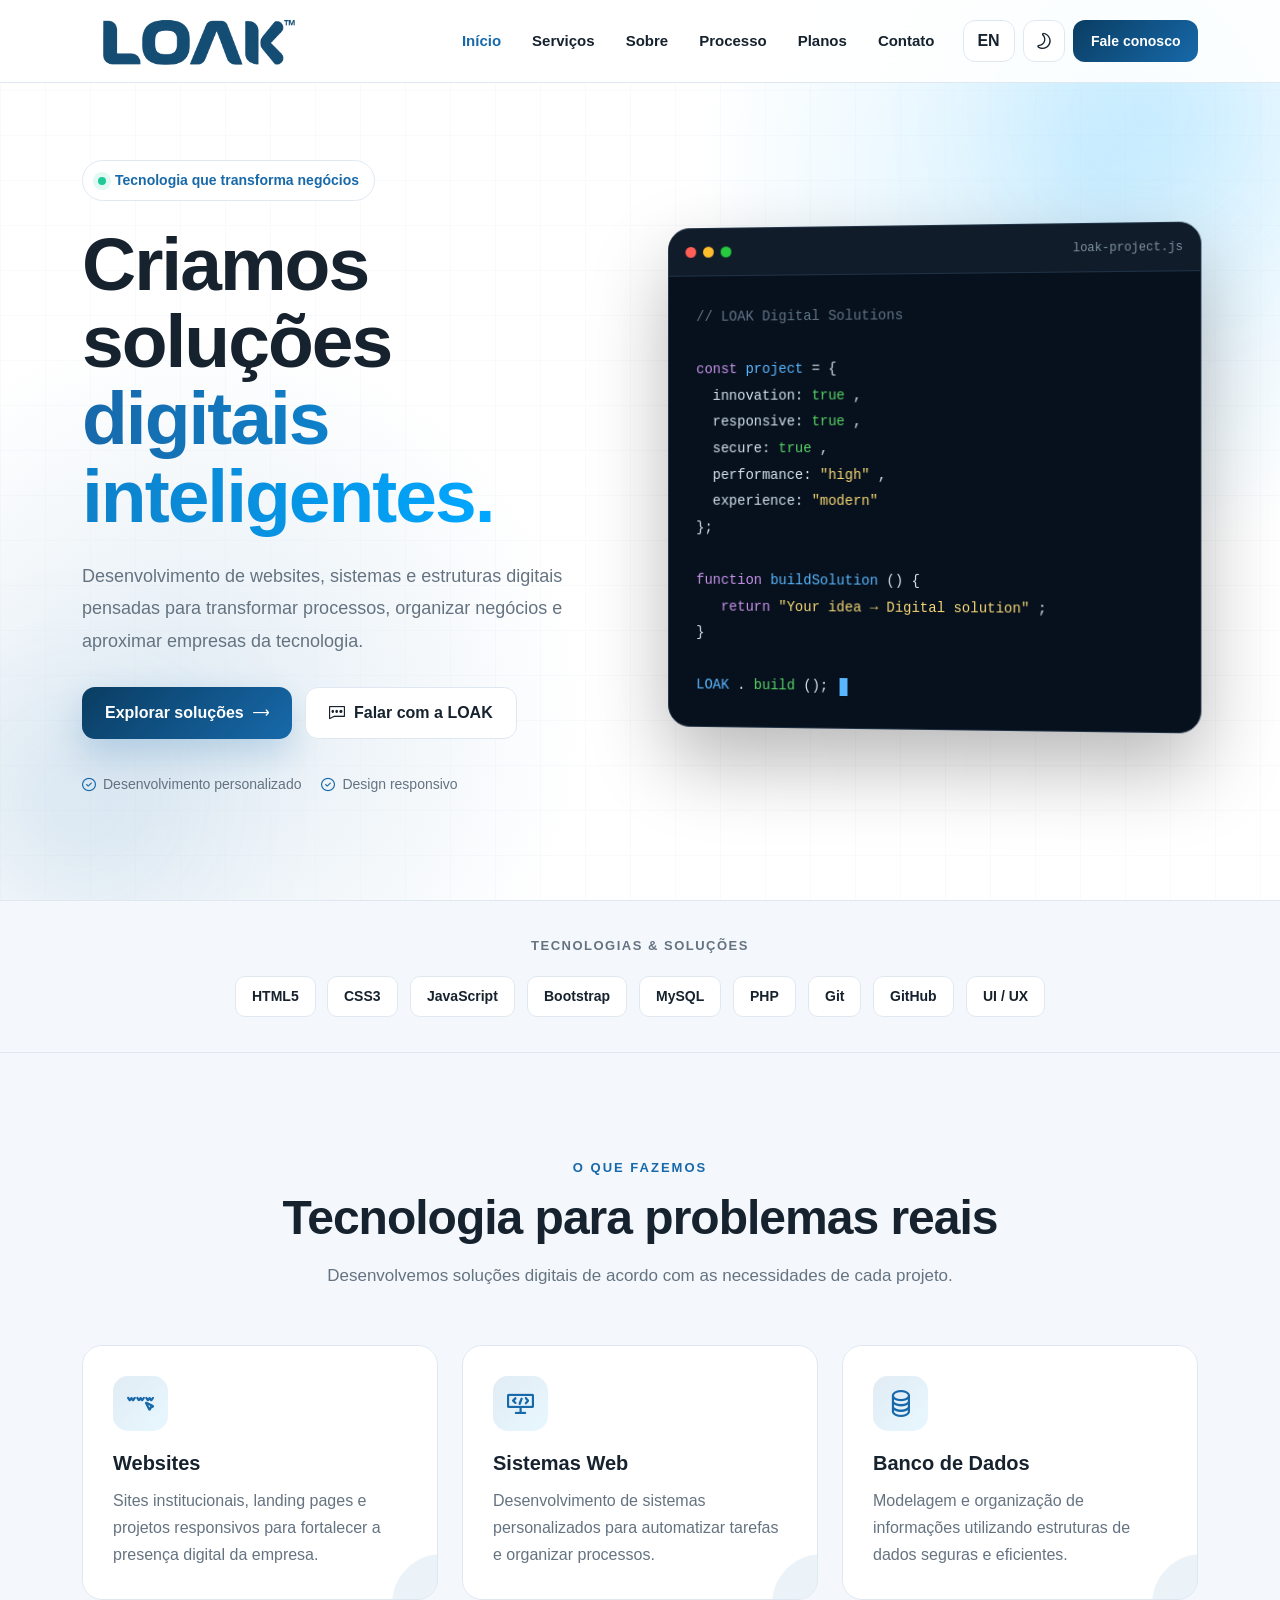
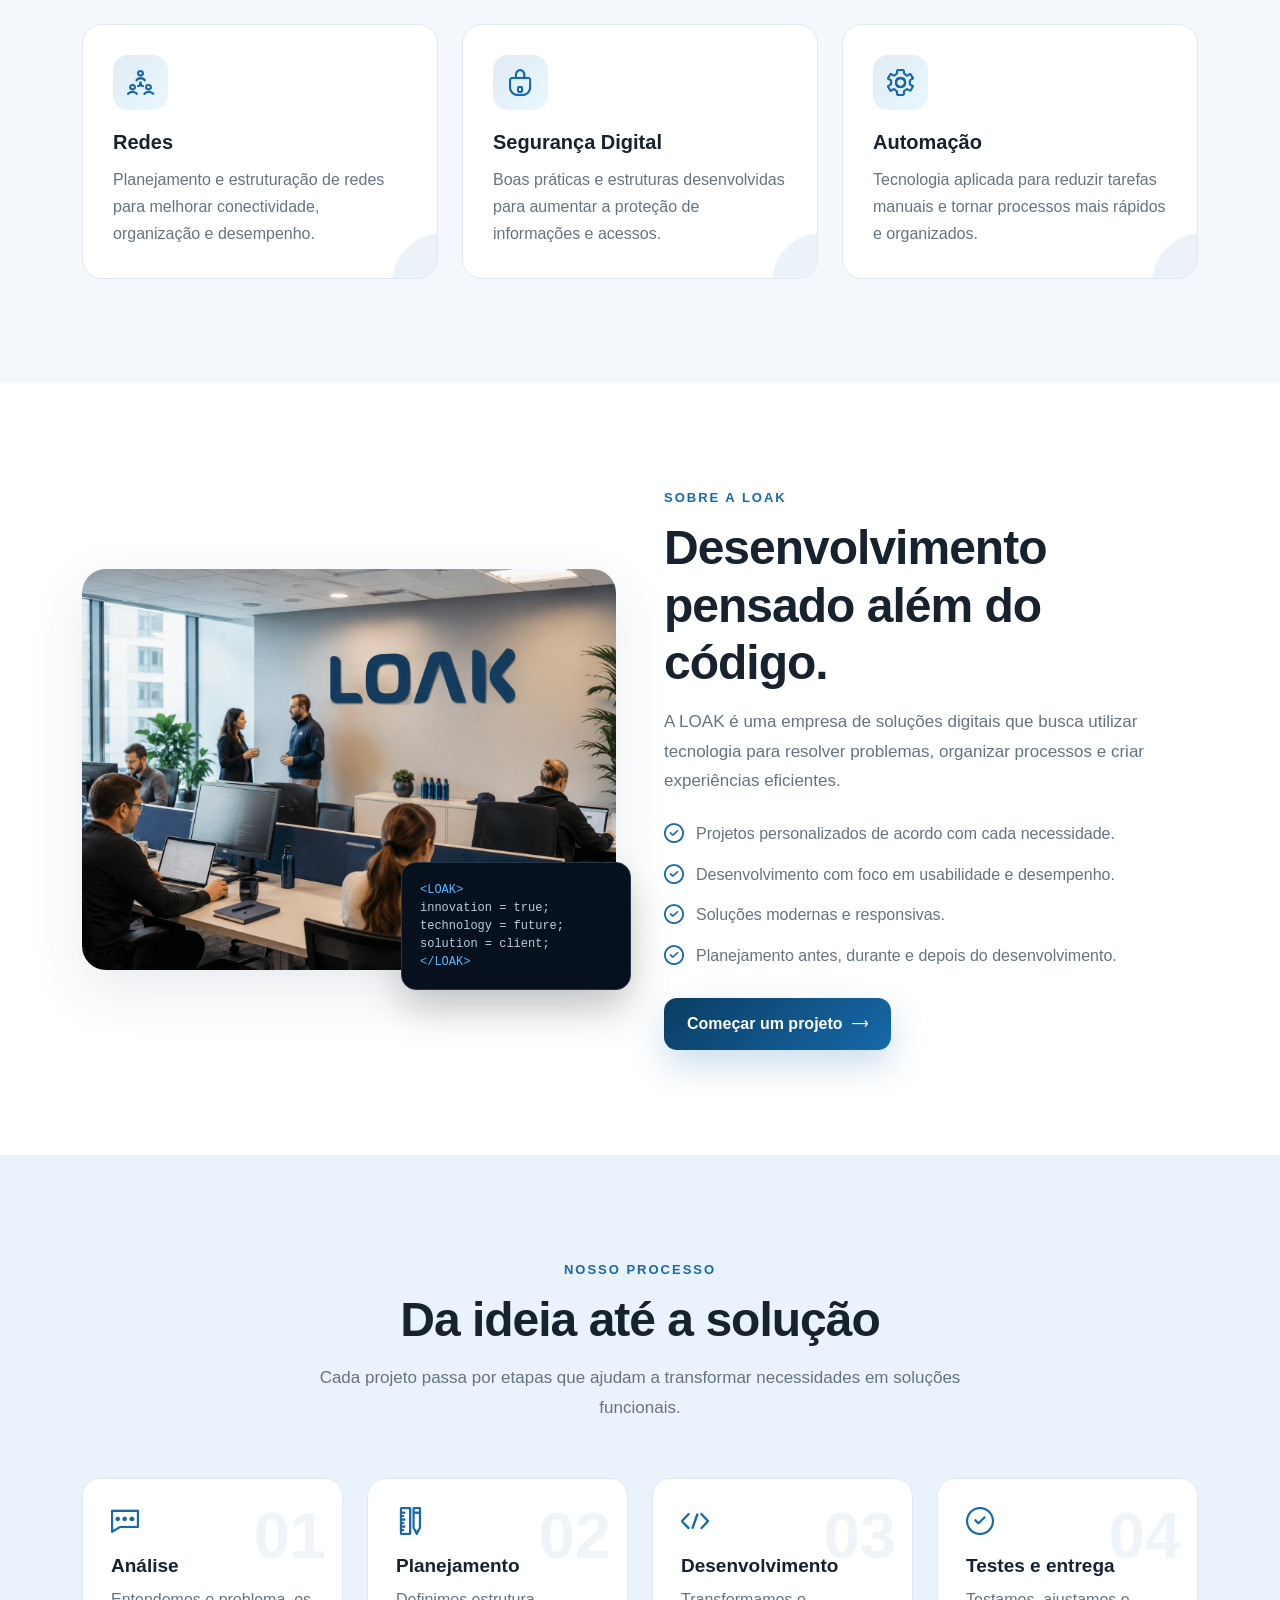
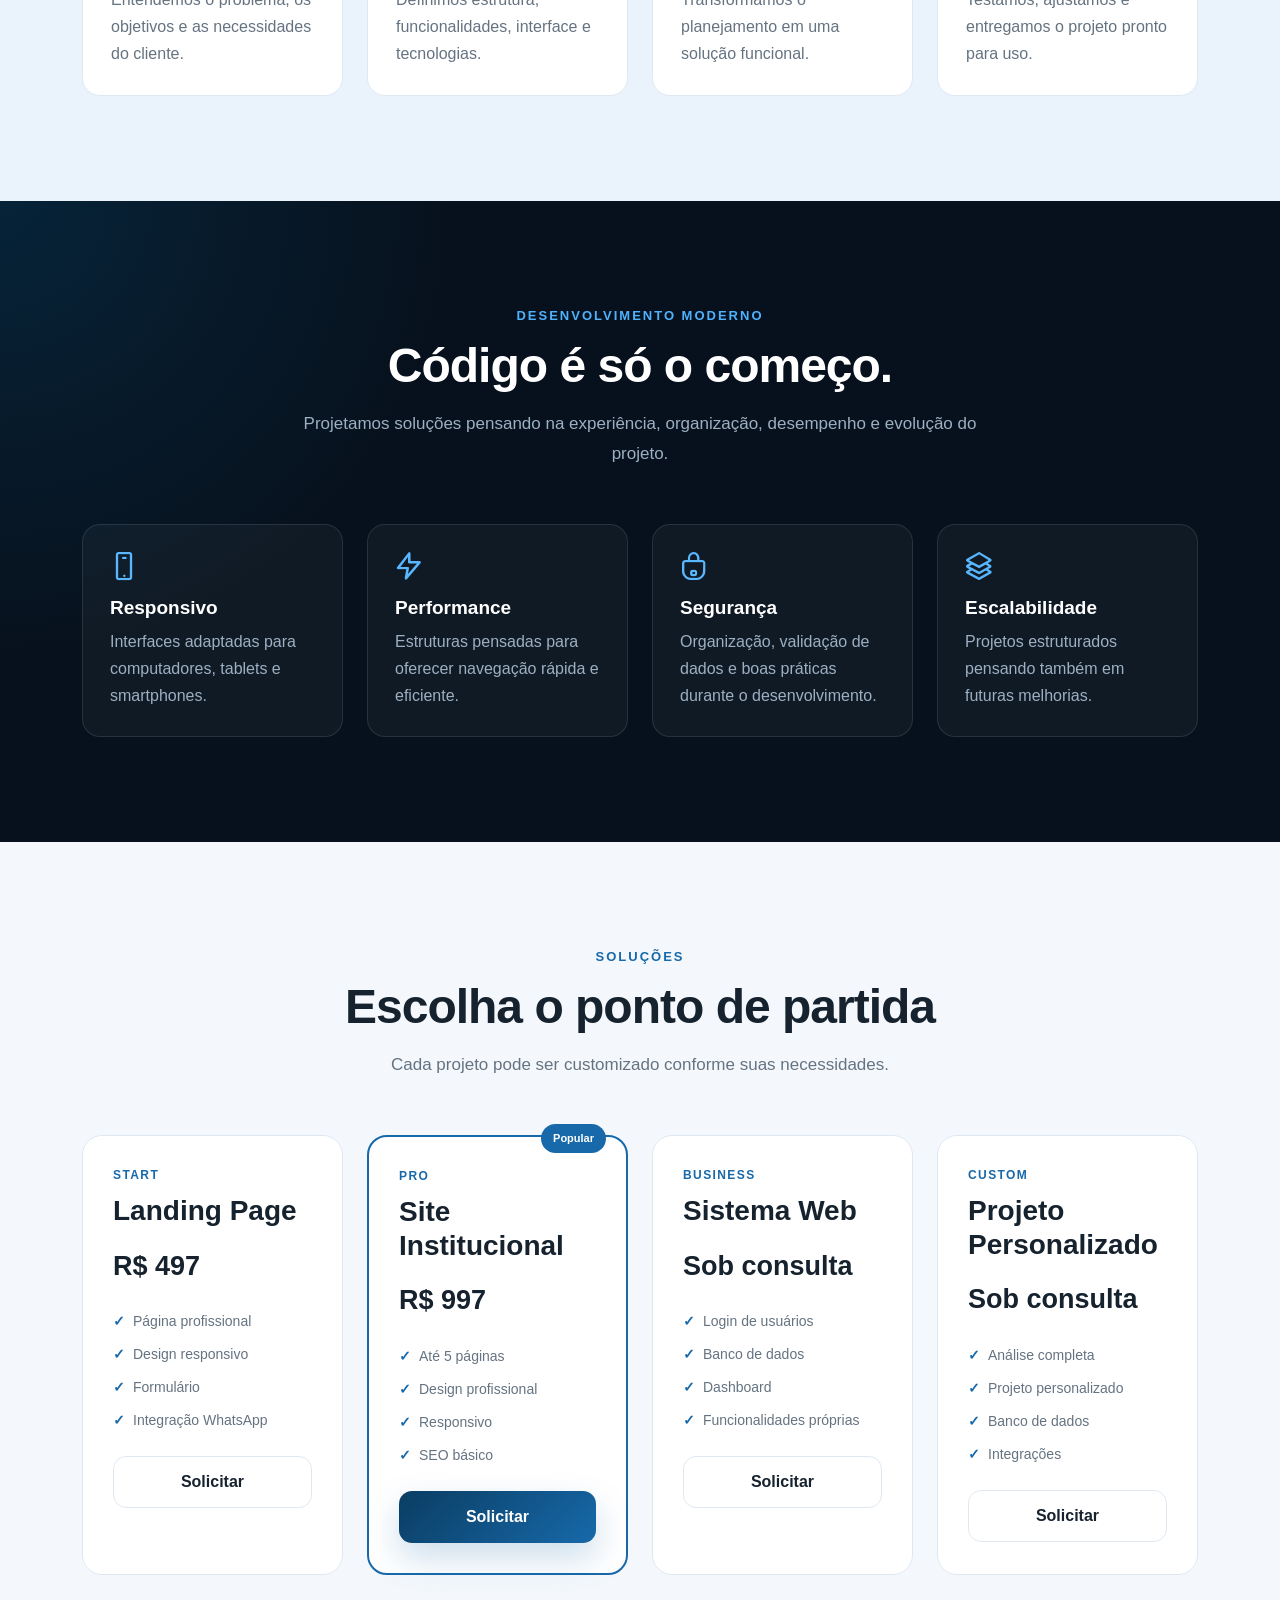
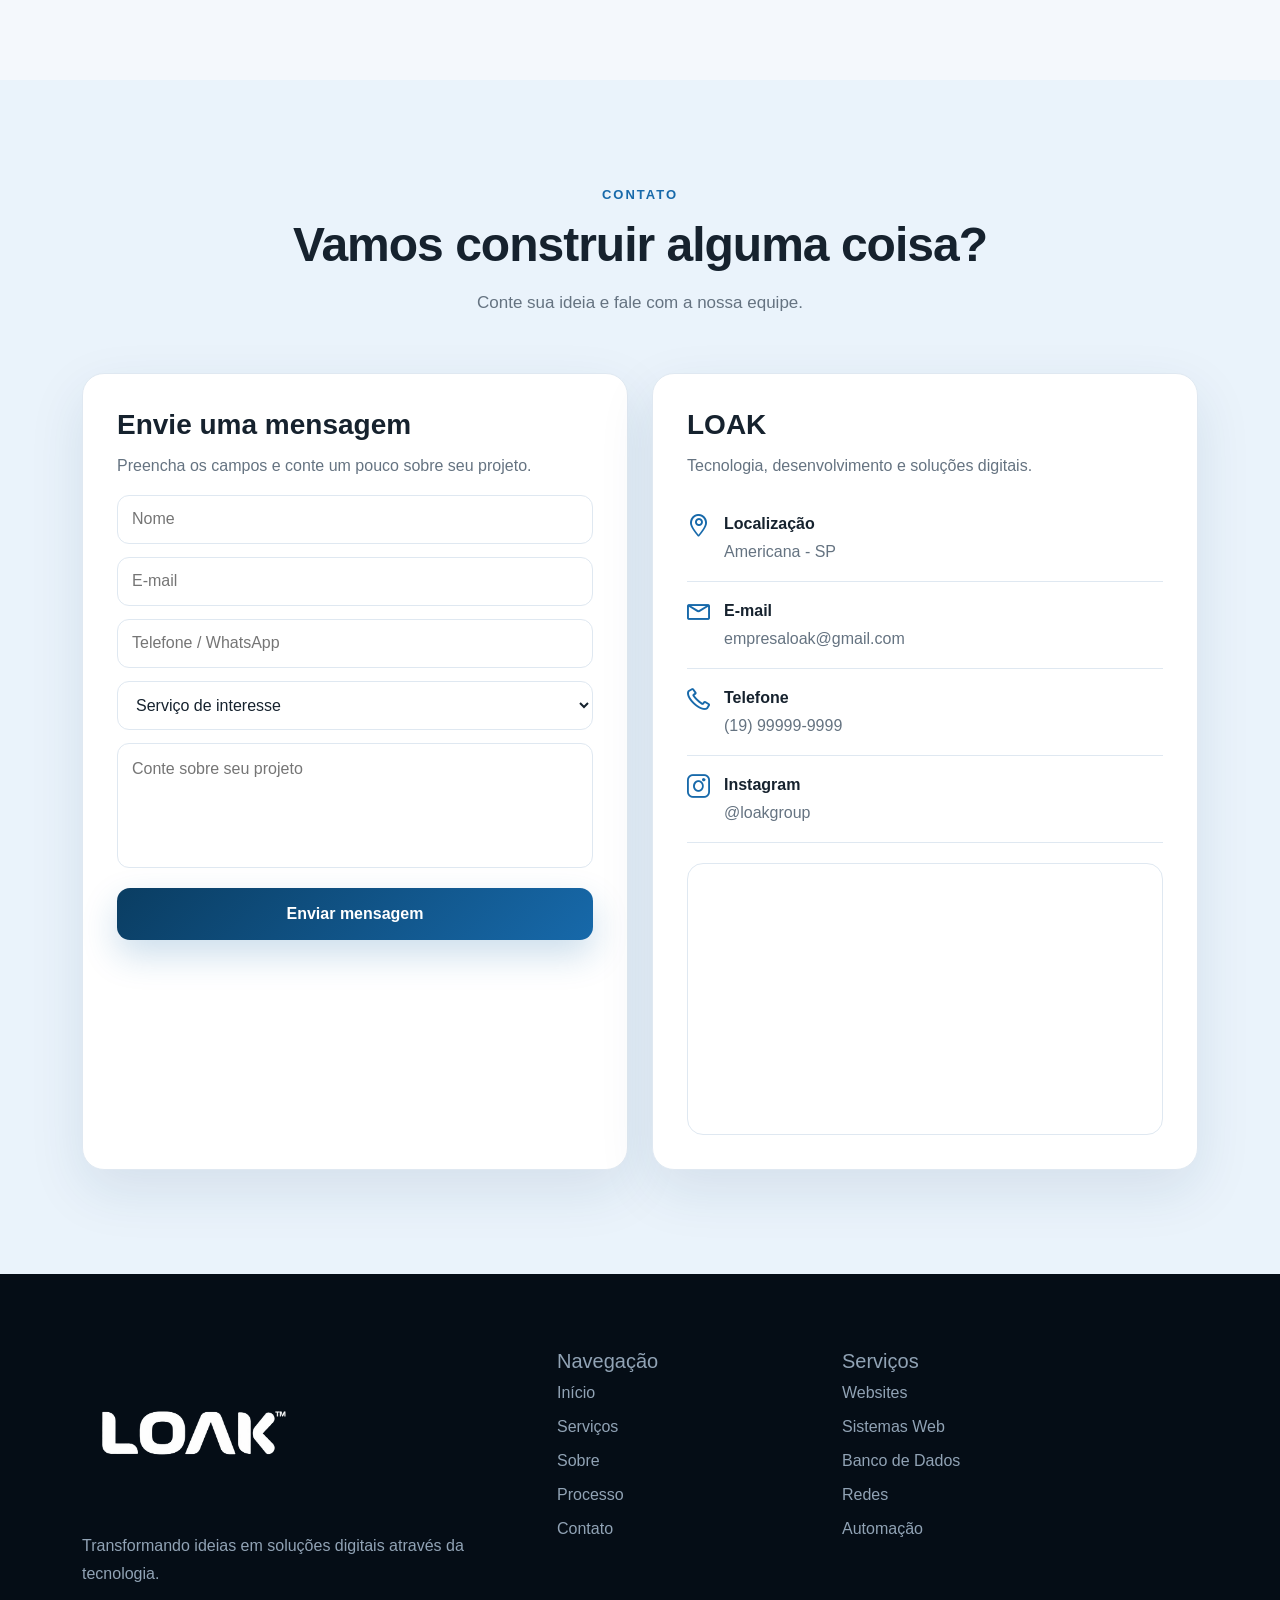
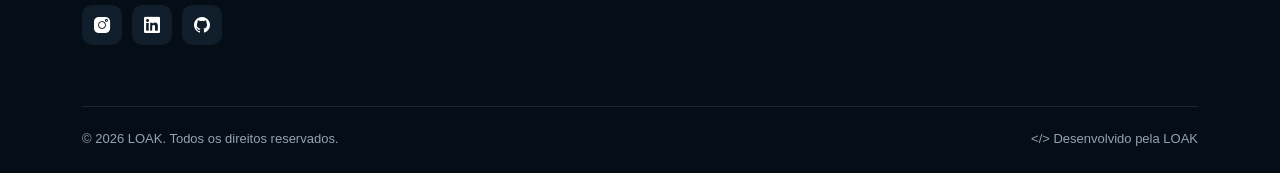
<file: teste2.html>
<!DOCTYPE html>
<html lang="pt-BR">

<head>
  <meta charset="UTF-8">

  <meta name="viewport" content="width=device-width, initial-scale=1.0">

  <title>LOAK | Tecnologia & Desenvolvimento</title>

  <meta name="description" content="LOAK - Desenvolvimento de websites, sistemas, banco de dados e soluções digitais.">

  <!-- Bootstrap -->
  <link rel="stylesheet" href="assets/css/bootstrap-5.0.0-beta1.min.css">

  <!-- Line Icons -->
  <link rel="stylesheet" href="assets/css/LineIcons.2.0.css">

  <style>
    /* ======================================================
       VARIÁVEIS
    ====================================================== */

    :root {

      --primary: #1769aa;
      --primary-dark: #0a3d62;
      --secondary: #00a8ff;

      --bg: #ffffff;
      --bg-soft: #f4f8fc;
      --bg-alt: #eaf3fb;

      --card: #ffffff;

      --text: #16222e;
      --text-soft: #657381;

      --border: #dfe8f1;

      --shadow:
        0 20px 55px rgba(15, 56, 95, .10);

      --header:
        rgba(255, 255, 255, .88);

    }


    body.dark {

      --primary: #3d9cff;
      --primary-dark: #71b7ff;
      --secondary: #45d9ff;

      --bg: #07111d;
      --bg-soft: #0b1725;
      --bg-alt: #101f30;

      --card: #101d2b;

      --text: #edf6ff;
      --text-soft: #9fb0c2;

      --border: #203246;

      --shadow:
        0 20px 60px rgba(0, 0, 0, .30);

      --header:
        rgba(7, 17, 29, .90);

    }


    /* ======================================================
       RESET
    ====================================================== */

    * {
      box-sizing: border-box;
    }


    html {
      scroll-behavior: smooth;
    }


    body {

      margin: 0;

      background: var(--bg);

      color: var(--text);

      font-family:
        Arial,
        Helvetica,
        sans-serif;

      transition:
        background .3s,
        color .3s;

    }


    section {
      scroll-margin-top: 85px;
    }


    a {
      text-decoration: none;
    }


    img {
      max-width: 100%;
    }


    /* ======================================================
       PRELOADER
    ====================================================== */

    .preloader {
      position: fixed;
      inset: 0;
      z-index: 99999;
      display: flex;
      align-items: center;
      justify-content: center;
      background: var(--bg);
      transition: opacity .6s ease, visibility .6s ease;
    }

    .preloader.hide {
      opacity: 0;
      visibility: hidden;
      pointer-events: none;
    }

    .preloader-mark {
      font-family: "Courier New", monospace;
      font-weight: 900;
      font-size: 15px;
      letter-spacing: 3px;
      color: var(--text-soft);
      display: flex;
      align-items: center;
      gap: 3px;
    }

    .preloader-mark .b1 {
      color: var(--primary);
      animation: preloaderPulse 1.1s ease-in-out infinite;
    }

    .preloader-mark .b2 {
      color: var(--secondary);
      animation: preloaderPulse 1.1s ease-in-out infinite .18s;
    }

    .preloader-bar {
      position: absolute;
      bottom: 42%;
      width: 130px;
      height: 2px;
      background: var(--border);
      border-radius: 2px;
      overflow: hidden;
    }

    .preloader-bar::after {
      content: "";
      position: absolute;
      inset: 0;
      width: 40%;
      background: linear-gradient(90deg, var(--primary), var(--secondary));
      animation: preloaderSweep 1s ease-in-out infinite;
    }

    @keyframes preloaderPulse {
      0%, 100% { opacity: .35; transform: translateY(0); }
      50% { opacity: 1; transform: translateY(-3px); }
    }

    @keyframes preloaderSweep {
      0% { transform: translateX(-120%); }
      100% { transform: translateX(340%); }
    }


    /* ======================================================
       SCROLL REVEAL
    ====================================================== */

    .reveal {
      opacity: 0;
      transform: translateY(28px);
      transition: opacity .7s cubic-bezier(.16,.8,.3,1), transform .7s cubic-bezier(.16,.8,.3,1);
      will-change: transform, opacity;
    }

    .reveal.in-view {
      opacity: 1;
      transform: translateY(0);
    }

    .reveal-scale {
      opacity: 0;
      transform: scale(.94);
      transition: opacity .7s cubic-bezier(.16,.8,.3,1), transform .7s cubic-bezier(.16,.8,.3,1);
    }

    .reveal-scale.in-view {
      opacity: 1;
      transform: scale(1);
    }


    /* ======================================================
       CARD TILT / GLOW (definido para .service-card,
       .process-card, .developer-card, .plan-card)
    ====================================================== */

    .tilt-card {
      transform-style: preserve-3d;
      transition: transform .35s cubic-bezier(.16,.8,.3,1), box-shadow .35s ease, border-color .35s ease;
      position: relative;
    }

    .tilt-card::before {
      content: "";
      position: absolute;
      inset: 0;
      border-radius: inherit;
      padding: 1px;
      background: radial-gradient(240px circle at var(--mx, 50%) var(--my, 50%),
        rgba(0, 168, 255, .55), transparent 60%);
      -webkit-mask: linear-gradient(#000 0 0) content-box, linear-gradient(#000 0 0);
      -webkit-mask-composite: xor;
      mask-composite: exclude;
      opacity: 0;
      transition: opacity .35s ease;
      pointer-events: none;
    }

    .tilt-card:hover::before {
      opacity: 1;
    }

    .tilt-card > * {
      position: relative;
      z-index: 1;
    }


    /* ======================================================
       BOTÕES MAGNÉTICOS
    ====================================================== */

    .magnetic {
      will-change: transform;
    }


    /* ======================================================
       PROGRESS RING (botão voltar ao topo)
    ====================================================== */

    .back-to-top-ring {
      position: absolute;
      inset: -4px;
      pointer-events: none;
      transform: rotate(-90deg);
    }

    .back-to-top-ring circle {
      fill: none;
      stroke: rgba(255,255,255,.35);
      stroke-width: 2;
      stroke-linecap: round;
      transition: stroke-dashoffset .1s linear;
    }


    @media (prefers-reduced-motion: reduce) {
      .reveal, .reveal-scale {
        opacity: 1 !important;
        transform: none !important;
        transition: none !important;
      }
      .preloader-mark .b1, .preloader-mark .b2, .preloader-bar::after {
        animation: none !important;
      }
    }


    /* ======================================================
       HEADER
    ====================================================== */

    .header {

      position: fixed;

      top: 0;
      left: 0;

      width: 100%;

      z-index: 1000;

      background: var(--header);

      backdrop-filter: blur(18px);

      border-bottom:
        1px solid var(--border);

      transition:
        box-shadow .3s ease,
        border-color .3s ease;

    }


    .header.scrolled {

      box-shadow:
        0 12px 35px rgba(15, 56, 95, .08);

      border-bottom-color:
        transparent;

    }


    .navbar {

      min-height: 78px;

    }





    .navbar-nav {
      gap: 5px;
    }


    .navbar-nav .nav-link {

      color: var(--text);

      font-size: 15px;

      font-weight: 700;

      padding:
        10px 13px !important;

      border-radius: 10px;

      transition: .2s;

      white-space: nowrap;

    }


    .navbar-nav .nav-link:hover {

      color: var(--primary);

      background: var(--bg-soft);

    }


    .navbar-nav .nav-link.active {
      color: var(--primary);
    }


    .header-tools {

      display: flex;

      align-items: center;

      gap: 8px;

      margin-left: 15px;

      flex-shrink: 0;

    }


    .tool-button {

      width: 42px;
      height: 42px;

      border-radius: 12px;

      border:
        1px solid var(--border);

      background: var(--card);

      color: var(--text);

      display: flex;

      align-items: center;
      justify-content: center;

      cursor: pointer;

      transition: .2s;

      font-weight: 800;

    }


    .tool-button:hover {

      transform:
        translateY(-2px);

      color: var(--primary);

      border-color: var(--primary);

    }


    .language-button {

      width: auto;

      min-width: 52px;

      padding: 0 12px;

    }


    .contact-header {

      display: inline-flex;

      align-items: center;
      justify-content: center;

      height: 42px;

      padding: 0 18px;

      border-radius: 12px;

      background:
        linear-gradient(135deg,
          var(--primary-dark),
          var(--primary));

      color: #fff !important;

      font-weight: 800;

      font-size: 14px;

      white-space: nowrap;

      transition: .2s;

      flex-shrink: 0;

    }


    .contact-header:hover {

      transform:
        translateY(-2px);

      box-shadow:
        0 12px 25px rgba(23, 105, 170, .25);

    }


    .navbar-toggler {

      border:
        1px solid var(--border);

      background: var(--card);

    }


    /* ======================================================
       HERO
    ====================================================== */

    .hero {

      min-height: 100vh;

      padding:
        155px 0 100px;

      display: flex;

      align-items: center;

      position: relative;

      overflow: hidden;

      background:

        radial-gradient(circle at 85% 20%,
          rgba(0, 168, 255, .15),
          transparent 30%),

        radial-gradient(circle at 15% 80%,
          rgba(23, 105, 170, .12),
          transparent 30%),

        var(--bg);

    }


    .hero::before {

      content: "";

      position: absolute;

      inset: 0;

      opacity: .18;

      background-image:

        linear-gradient(var(--border) 1px,
          transparent 1px),

        linear-gradient(90deg,
          var(--border) 1px,
          transparent 1px);

      background-size:
        45px 45px;

      pointer-events: none;

    }


    .hero-spotlight {
      position: absolute;
      inset: 0;
      z-index: 1;
      opacity: 0;
      transition: opacity .4s ease;
      background: radial-gradient(520px circle at var(--x, 50%) var(--y, 50%),
        rgba(0, 168, 255, .13), transparent 60%);
      pointer-events: none;
    }

    .hero:hover .hero-spotlight {
      opacity: 1;
    }

    .hero-blob {
      position: absolute;
      border-radius: 50%;
      filter: blur(70px);
      z-index: 0;
      pointer-events: none;
      opacity: .55;
    }

    .hero-blob.b1 {
      width: 380px;
      height: 380px;
      top: -80px;
      right: -60px;
      background: radial-gradient(circle, rgba(0,168,255,.35), transparent 70%);
      animation: blobFloat 13s ease-in-out infinite;
    }

    .hero-blob.b2 {
      width: 320px;
      height: 320px;
      bottom: -60px;
      left: -80px;
      background: radial-gradient(circle, rgba(23,105,170,.30), transparent 70%);
      animation: blobFloat 16s ease-in-out infinite reverse;
    }

    @keyframes blobFloat {
      0%, 100% { transform: translate(0, 0) scale(1); }
      33% { transform: translate(30px, -25px) scale(1.08); }
      66% { transform: translate(-25px, 20px) scale(.95); }
    }

    @media (prefers-reduced-motion: reduce) {
      .hero-blob { animation: none !important; }
    }


    .hero .container {

      position: relative;

      z-index: 2;

    }


    .hero-badge {

      display: inline-flex;

      align-items: center;

      gap: 9px;

      padding:
        9px 15px;

      border-radius: 50px;

      border:
        1px solid var(--border);

      background: var(--card);

      color: var(--primary);

      font-size: 14px;

      font-weight: 800;

      margin-bottom: 25px;

    }


    .status-dot {

      width: 8px;
      height: 8px;

      border-radius: 50%;

      background: #20c997;

      box-shadow:
        0 0 0 5px rgba(32, 201, 151, .13);

    }


    .hero h1 {

      font-size:
        clamp(44px,
          6vw,
          75px);

      line-height: 1.03;

      letter-spacing: -2px;

      font-weight: 900;

      margin-bottom: 25px;

      color: var(--text);

    }


    .gradient-text {

      background:

        linear-gradient(90deg,
          var(--primary),
          var(--secondary));

      -webkit-background-clip: text;

      -webkit-text-fill-color:
        transparent;

      background-clip: text;

    }


    .hero-description {

      max-width: 640px;

      font-size: 18px;

      line-height: 1.8;

      color: var(--text-soft);

      margin-bottom: 30px;

    }


    .hero-buttons {

      display: flex;

      flex-wrap: wrap;

      gap: 13px;

      margin-bottom: 35px;

    }


    .button-main {

      display: inline-flex;

      align-items: center;
      justify-content: center;

      gap: 9px;

      border-radius: 13px;

      padding:
        14px 23px;

      background:

        linear-gradient(135deg,
          var(--primary-dark),
          var(--primary));

      color: #fff;

      font-weight: 800;

      transition: .2s;

      box-shadow:
        0 15px 35px rgba(23, 105, 170, .22);

    }


    .button-main:hover {

      color: #fff;

      transform:
        translateY(-3px);

    }


    .button-secondary {

      display: inline-flex;

      align-items: center;
      justify-content: center;

      gap: 9px;

      border-radius: 13px;

      padding:
        13px 23px;

      background: var(--card);

      color: var(--text);

      border:
        1px solid var(--border);

      font-weight: 800;

      transition: .2s;

    }


    .button-secondary:hover {

      color: var(--primary);

      transform:
        translateY(-3px);

      border-color:
        var(--primary);

    }


    .hero-mini-info {

      display: flex;

      flex-wrap: wrap;

      gap: 20px;

      color: var(--text-soft);

      font-size: 14px;

    }


    .hero-mini-info span {

      display: flex;

      align-items: center;

      gap: 7px;

    }


    .hero-mini-info i {
      color: var(--primary);
    }


    /* ======================================================
       TERMINAL
    ====================================================== */

    .terminal {

      background: #07111d;

      border-radius: 22px;

      overflow: hidden;

      box-shadow:

        0 35px 80px rgba(0, 0, 0, .28);

      border:
        1px solid #213246;

      transform:
        perspective(1000px) rotateY(-3deg);

      transition: transform .5s cubic-bezier(.16,.8,.3,1), box-shadow .5s ease;

    }

    .terminal:hover {
      transform: perspective(1000px) rotateY(0deg) translateY(-4px);
      box-shadow: 0 45px 100px rgba(0, 168, 255, .18);
    }

    .terminal-body .type-line {
      opacity: 0;
      transform: translateX(-6px);
      transition: opacity .25s ease, transform .25s ease;
    }

    .terminal-body .type-line.typed {
      opacity: 1;
      transform: translateX(0);
    }

    @media (prefers-reduced-motion: reduce) {
      .terminal-body .type-line {
        opacity: 1 !important;
        transform: none !important;
      }
    }


    .terminal-header {

      height: 48px;

      display: flex;

      align-items: center;

      justify-content: space-between;

      padding: 0 17px;

      background: #101c29;

      border-bottom:
        1px solid #213246;

    }


    .terminal-dots {

      display: flex;

      gap: 7px;

    }


    .terminal-dot {

      width: 11px;
      height: 11px;

      border-radius: 50%;

    }


    .terminal-dot.red {
      background: #ff5f56;
    }


    .terminal-dot.yellow {
      background: #ffbd2e;
    }


    .terminal-dot.green {
      background: #27c93f;
    }


    .terminal-title {

      color: #8091a3;

      font-size: 12px;

      font-family: monospace;

    }


    .terminal-body {

      padding: 28px;

      min-height: 385px;

      font-family:
        "Courier New",
        monospace;

      font-size: 14px;

      line-height: 1.9;

      color: #d6e4f0;

    }


    .terminal-body .comment {

      color: #5f7284;

    }


    .terminal-body .blue {

      color: #59b7ff;

    }


    .terminal-body .green {

      color: #56d364;

    }


    .terminal-body .purple {

      color: #c792ea;

    }


    .terminal-body .yellow {

      color: #f7d774;

    }


    .cursor {

      display: inline-block;

      width: 8px;
      height: 18px;

      margin-left: 3px;

      background: #59b7ff;

      vertical-align: middle;

      animation:
        blink 1s infinite;

    }


    @keyframes blink {

      50% {
        opacity: 0;
      }

    }


    /* ======================================================
       STACK
    ====================================================== */

    .stack-section {

      padding:
        35px 0;

      background: var(--bg-soft);

      border-top:
        1px solid var(--border);

      border-bottom:
        1px solid var(--border);

    }


    .stack-title {

      text-align: center;

      color: var(--text-soft);

      font-size: 13px;

      font-weight: 800;

      letter-spacing: 1.5px;

      text-transform: uppercase;

      margin-bottom: 20px;

    }


    .stack-items {

      display: flex;

      flex-wrap: wrap;

      justify-content: center;

      gap: 12px;

    }


    .stack-item {

      padding:
        9px 16px;

      background: var(--card);

      border:
        1px solid var(--border);

      border-radius: 10px;

      color: var(--text);

      font-weight: 700;

      font-size: 14px;

      transition: .2s;

    }


    .stack-item:hover {

      transform:
        translateY(-3px);

      color: var(--primary);

      border-color:
        var(--primary);

    }


    /* ======================================================
       SEÇÕES
    ====================================================== */

    .section {

      padding:
        105px 0;

    }


    .section.soft {

      background: var(--bg-soft);

    }


    .section.alt {

      background: var(--bg-alt);

    }


    .section-label {

      color: var(--primary);

      font-size: 13px;

      font-weight: 900;

      text-transform: uppercase;

      letter-spacing: 2px;

      margin-bottom: 11px;

    }


    .section-heading {

      color: var(--text);

      font-size:
        clamp(32px,
          4vw,
          48px);

      font-weight: 900;

      letter-spacing: -1px;

      margin-bottom: 15px;

    }


    .section-description {

      max-width: 720px;

      color: var(--text-soft);

      font-size: 17px;

      line-height: 1.75;

    }


    .section-center {

      text-align: center;

      max-width: 780px;

      margin:
        0 auto 55px;

    }


    .section-center .section-description {

      margin: auto;

    }


    /* ======================================================
       SERVICES
    ====================================================== */

    .service-card {

      height: 100%;

      padding: 30px;

      border:
        1px solid var(--border);

      border-radius: 20px;

      background: var(--card);

      transition: .25s;

      position: relative;

      overflow: hidden;

    }


    .service-card::after {

      content: "";

      position: absolute;

      width: 100px;
      height: 100px;

      right: -55px;
      bottom: -55px;

      border-radius: 50%;

      background:
        rgba(23, 105, 170, .08);

      transition: .3s;

    }


    .service-card:hover {

      transform:
        translateY(-7px);

      box-shadow:
        var(--shadow);

      border-color:
        rgba(23, 105, 170, .30);

    }


    .service-card:hover::after {

      width: 160px;
      height: 160px;

    }


    .service-icon {

      width: 55px;
      height: 55px;

      display: flex;

      align-items: center;
      justify-content: center;

      border-radius: 15px;

      background:
        linear-gradient(135deg,
          rgba(23, 105, 170, .13),
          rgba(0, 168, 255, .09));

      color: var(--primary);

      font-size: 27px;

      margin-bottom: 20px;

    }


    .service-card h4 {

      font-size: 20px;

      color: var(--text);

      font-weight: 900;

      margin-bottom: 12px;

    }


    .service-card p {

      color: var(--text-soft);

      line-height: 1.7;

      margin: 0;

    }


    /* ======================================================
       ABOUT
    ====================================================== */

    .about-visual {

      position: relative;

    }


    .about-image {

      width: 100%;

      border-radius: 24px;

      box-shadow:
        var(--shadow);

    }


    .floating-code {

      position: absolute;

      right: -15px;
      bottom: -20px;

      width: 230px;

      padding: 18px;

      background: #07111d;

      border:
        1px solid #233549;

      border-radius: 15px;

      color: #b9ccdb;

      font-family: monospace;

      font-size: 12px;

      box-shadow:
        0 20px 40px rgba(0, 0, 0, .20);

    }


    .floating-code span {

      color: #59b7ff;

    }


    .about-list {

      list-style: none;

      padding: 0;

      margin:
        25px 0 30px;

    }


    .about-list li {

      display: flex;

      gap: 12px;

      margin-bottom: 15px;

      color: var(--text-soft);

      line-height: 1.6;

    }


    .about-list i {

      color: var(--primary);

      font-size: 20px;

      margin-top: 2px;

    }


    /* ======================================================
       PROCESS
    ====================================================== */

    .process-card {

      height: 100%;

      background: var(--card);

      border:
        1px solid var(--border);

      border-radius: 18px;

      padding: 28px;

      position: relative;

      overflow: hidden;

    }


    .process-number {

      font-size: 65px;

      position: absolute;

      top: 8px;
      right: 16px;

      font-weight: 900;

      color:
        rgba(23, 105, 170, .07);

    }


    .process-card i {

      color: var(--primary);

      font-size: 28px;

      margin-bottom: 20px;

    }


    .process-card h4 {

      font-size: 19px;

      color: var(--text);

      font-weight: 900;

    }


    .process-card p {

      color: var(--text-soft);

      line-height: 1.7;

      margin: 0;

    }


    /* ======================================================
       DIFFERENTIALS
    ====================================================== */

    .developer-section {

      background:

        radial-gradient(circle at 0 0,
          rgba(0, 168, 255, .12),
          transparent 32%),

        #07111d;

      color: #fff;

      padding:
        105px 0;

    }


    .developer-section .section-heading {

      color: #fff;

    }


    .developer-section .section-description {

      color: #9db0c2;

    }


    .developer-section .section-label {

      color: #4eb2ff;

    }


    .developer-card {

      height: 100%;

      background:
        rgba(255, 255, 255, .04);

      border:
        1px solid rgba(255, 255, 255, .10);

      border-radius: 18px;

      padding: 27px;

      transition: .25s;

    }


    .developer-card:hover {

      transform:
        translateY(-6px);

      border-color:
        rgba(89, 183, 255, .45);

      background:
        rgba(255, 255, 255, .06);

    }


    .developer-card i {

      color: #59b7ff;

      font-size: 28px;

      margin-bottom: 17px;

    }


    .developer-card h4 {

      color: #fff;

      font-size: 19px;

      font-weight: 900;

    }


    .developer-card p {

      color: #9db0c2;

      line-height: 1.7;

      margin: 0;

    }


    /* ======================================================
       PLANOS
    ====================================================== */

    .plan-card {

      height: 100%;

      padding: 30px;

      border-radius: 20px;

      border:
        1px solid var(--border);

      background: var(--card);

      position: relative;

      transition: .25s;

    }


    .plan-card:hover {

      transform:
        translateY(-7px);

      box-shadow:
        var(--shadow);

    }


    .plan-card.featured {

      border:
        2px solid var(--primary);

    }


    .popular {

      position: absolute;

      top: -13px;
      right: 20px;

      background:
        var(--primary);

      color: #fff;

      padding:
        6px 12px;

      border-radius: 20px;

      font-size: 11px;

      font-weight: 900;

    }


    .plan-tag {

      color: var(--primary);

      font-size: 12px;

      font-weight: 900;

      letter-spacing: 1.4px;

      text-transform: uppercase;

    }


    .plan-card h3 {

      color: var(--text);

      margin:
        10px 0;

      font-weight: 900;

    }


    .price {

      font-size: 27px;

      color: var(--text);

      font-weight: 900;

      margin:
        18px 0;

    }


    .plan-card ul {

      padding: 0;

      list-style: none;

      margin:
        25px 0;

    }


    .plan-card li {

      display: flex;

      gap: 8px;

      color: var(--text-soft);

      margin-bottom: 12px;

      font-size: 14px;

    }


    .plan-card li::before {

      content: "✓";

      color: var(--primary);

      font-weight: 900;

    }


    /* ======================================================
       CONTACT
    ====================================================== */

    .contact-card {

      height: 100%;

      border-radius: 22px;

      background: var(--card);

      border:
        1px solid var(--border);

      padding: 34px;

      box-shadow:
        var(--shadow);

    }


    .contact-card h3 {

      color: var(--text);

      font-weight: 900;

      margin-bottom: 10px;

    }


    .contact-card>p {

      color: var(--text-soft);

      line-height: 1.7;

    }


    .form-control-loak {

      width: 100%;

      height: 49px;

      border-radius: 12px;

      border:
        1px solid var(--border);

      padding:
        0 14px;

      background: var(--bg);

      color: var(--text);

      outline: none;

      margin-bottom: 13px;

      transition: .2s;

    }


    .form-control-loak:focus {

      border-color:
        var(--primary);

      box-shadow:
        0 0 0 3px rgba(23, 105, 170, .10);

    }


    textarea.form-control-loak {

      height: 125px;

      padding-top: 13px;

      resize: none;

    }


    .contact-info {

      display: flex;

      align-items: flex-start;

      gap: 14px;

      padding:
        17px 0;

      border-bottom:
        1px solid var(--border);

    }


    .contact-info:last-of-type {

      border-bottom: 0;

    }


    .contact-info i {

      color: var(--primary);

      font-size: 23px;

      margin-top: 2px;

    }


    .contact-info strong {

      display: block;

      color: var(--text);

      margin-bottom: 4px;

    }


    .contact-info span,
    .contact-info a {

      color: var(--text-soft);

      text-decoration: none;

    }


    .map {

      margin-top: 20px;

      border-radius: 16px;

      overflow: hidden;

      border:
        1px solid var(--border);

    }


    .map iframe {

      display: block;

      width: 100%;

      height: 270px;

      border: 0;

    }


    /* ======================================================
       FOOTER
    ====================================================== */

    .footer {

      padding:
        75px 0 25px;

      background: #050d16;

      color: #91a3b5;

    }

    /* ======================================================
       HEADER + LOGOS CORRIGIDOS
    ====================================================== */

    .navbar {
      min-height: 82px;
      padding-top: 0;
      padding-bottom: 0;
    }

    .header .container {
      min-height: 82px;
      display: flex;
      align-items: center;
    }

    .navbar-brand {
      width: 250px;
      height: 82px;
      padding: 0 !important;
      margin: 0 !important;
      display: flex;
      align-items: center;
      justify-content: flex-start;
      flex-shrink: 0;
      overflow: visible;
    }

    .navbar-brand .site-logo {
      width: 230px !important;
      height: auto !important;
      max-width: 230px !important;
      max-height: none !important;
      object-fit: contain;
      object-position: left center;
      margin: 0;
      padding: 0;
      display: block;
      transition: filter .3s ease;
    }

    /* Uma única logo: azul no claro e branca no escuro.
       Assim o tamanho fica exatamente igual nos dois temas. */
    body:not(.dark) .navbar-brand .site-logo {
      filter: none;
    }

    body.dark .navbar-brand .site-logo {
      filter: brightness(0) invert(1);
    }

    .footer-brand {
      display: flex;
      flex-direction: column;
      align-items: flex-start;
    }

    .footer-logo {
      width: 220px;
      height: auto;
      max-width: 220px;
      margin: 0 0 18px 0;
      object-fit: contain;
      object-position: left center;
      filter: brightness(0) invert(1);
      display: block;
    }

    .footer-brand p {
      margin: 0;
      max-width: 460px;
      line-height: 1.7;
      color: #91a3b5;
    }

    /* Botão flutuante para voltar ao topo */
    .back-to-top {
      position: fixed;
      right: 24px;
      bottom: 24px;
      width: 48px;
      height: 48px;
      border: 1px solid var(--border);
      border-radius: 14px;
      background: linear-gradient(135deg, var(--primary-dark), var(--primary));
      color: #fff;
      display: flex;
      align-items: center;
      justify-content: center;
      font-size: 20px;
      box-shadow: 0 14px 35px rgba(23, 105, 170, .28);
      z-index: 1200;
      opacity: 0;
      visibility: hidden;
      transform: translateY(12px);
      transition: opacity .25s ease, transform .25s ease, visibility .25s ease;
      cursor: pointer;
    }

    .back-to-top.show {
      opacity: 1;
      visibility: visible;
      transform: translateY(0);
    }

    .back-to-top:hover {
      color: #fff;
      transform: translateY(-3px);
    }

    @media (max-width: 576px) {
      .back-to-top {
        right: 16px;
        bottom: 16px;
        width: 44px;
        height: 44px;
      }
    }

    @media (max-width: 1199px) {
      .navbar-brand {
        width: 205px;
      }

      .navbar-brand .site-logo {
        width: 190px !important;
        max-width: 190px !important;
        height: auto !important;
      }
    }

    @media (max-width: 991px) {
      .navbar {
        min-height: 78px;
      }

      .header .container {
        min-height: 78px;
      }

      .navbar-brand {
        width: 180px;
        height: 78px;
      }

      .navbar-brand .site-logo {
        width: 165px !important;
        max-width: 165px !important;
        height: auto !important;
      }
    }

    @media (max-width: 576px) {
      .navbar-brand {
        width: 155px;
      }

      .navbar-brand .site-logo {
        width: 145px !important;
        height: 52px !important;
      }
    }

    .footer p {

      line-height: 1.7;

    }


    .footer-links {

      list-style: none;

      padding: 0;

    }


    .footer-links li {

      margin-bottom: 10px;

    }


    .footer-links a {

      color: #91a3b5;

      transition: .2s;

    }


    .footer-links a:hover {

      color: #59b7ff;

    }


    .footer-social {

      display: flex;

      gap: 10px;

      padding: 0;

      list-style: none;

      margin-top: 18px;

    }


    .footer-social a {

      width: 40px;
      height: 40px;

      border-radius: 10px;

      display: flex;

      align-items: center;
      justify-content: center;

      background: #101d2a;

      color: #fff;

      transition: .2s;

    }


    .footer-social a:hover {

      background: #1769aa;

      transform:
        translateY(-3px);

    }


    .footer-bottom {

      border-top:
        1px solid #192635;

      margin-top: 45px;

      padding-top: 22px;

      font-size: 13px;

      display: flex;

      flex-wrap: wrap;

      justify-content: space-between;

      gap: 10px;

    }


    /* ======================================================
       TOAST
    ====================================================== */

    .toast-message {

      position: fixed;

      top: 50%;
      left: 50%;

      transform:
        translate(-50%, -50%) scale(.95);

      background: #07111d;

      color: #fff;

      padding:
        17px 23px;

      border-radius: 14px;

      box-shadow:
        0 25px 70px rgba(0, 0, 0, .35);

      z-index: 9999;

      opacity: 0;

      visibility: hidden;

      transition: .25s;

      font-weight: 700;

      text-align: center;

    }


    .toast-message.show {

      opacity: 1;

      visibility: visible;

      transform:
        translate(-50%, -50%) scale(1);

    }


    /* ======================================================
       RESPONSIVO
    ====================================================== */

    @media(max-width: 1199px) {

      .contact-header {
        display: none;
      }

    }


    @media(max-width: 991px) {

      .navbar-collapse {

        background: var(--card);

        border:
          1px solid var(--border);

        border-radius: 15px;

        padding: 15px;

        margin-top: 10px;

      }


      .header-tools {

        margin:
          12px 0 0;

      }


      .contact-header {

        display: inline-flex;

      }


      .hero {

        padding:
          135px 0 80px;

      }


      .terminal {

        margin-top: 50px;

        transform: none;

      }


      .floating-code {

        right: 10px;

      }

    }


    @media(max-width:576px) {

      .hero h1 {

        font-size: 42px;

        letter-spacing: -1px;

      }


      .hero-description {

        font-size: 16px;

      }


      .hero-buttons {

        flex-direction: column;

      }


      .button-main,
      .button-secondary {

        width: 100%;

      }


      .floating-code {

        position: relative;

        right: auto;
        bottom: auto;

        width: 100%;

        margin-top: 15px;

      }


      .contact-card {

        padding: 24px 18px;

      }

    }
  </style>

</head>


<body>

  <!-- =========================================================
     PRELOADER
========================================================= -->

  <div class="preloader" id="preloader">
    <div class="preloader-mark">
      <span class="b1">&lt;</span>LOAK<span class="b2">/&gt;</span>
    </div>
    <div class="preloader-bar"></div>
  </div>


  <!-- =========================================================
     HEADER
========================================================= -->

  <header class="header">

    <nav class="navbar navbar-expand-lg">

      <div class="container">

        <a class="navbar-brand" href="#home" aria-label="LOAK - Início">

          <img
            src="assets/img/logo/logo_azul.png"
            alt="LOAK"
            class="site-logo"
          >

        </a>

        <button
          class="navbar-toggler"
          type="button"
          data-bs-toggle="collapse"
          data-bs-target="#mainMenu"
          aria-controls="mainMenu"
          aria-expanded="false"
          aria-label="Abrir menu"
        >
          <span class="navbar-toggler-icon"></span>
        </button>

        <div class="collapse navbar-collapse" id="mainMenu">

          <ul class="navbar-nav ms-auto align-items-lg-center">

            <li class="nav-item">
              <a class="nav-link" href="#home" data-i18n="navHome">Início</a>
            </li>

            <li class="nav-item">
              <a class="nav-link" href="#services" data-i18n="navServices">Serviços</a>
            </li>

            <li class="nav-item">
              <a class="nav-link" href="#about" data-i18n="navAbout">Sobre</a>
            </li>

            <li class="nav-item">
              <a class="nav-link" href="#process" data-i18n="navProcess">Processo</a>
            </li>

            <li class="nav-item">
              <a class="nav-link" href="#plans" data-i18n="navPlans">Planos</a>
            </li>

            <li class="nav-item">
              <a class="nav-link" href="#contact" data-i18n="navContact">Contato</a>
            </li>

          </ul>

          <div class="header-tools">

            <button
              class="tool-button language-button"
              id="languageButton"
              type="button"
              title="Trocar idioma"
            >
              PT
            </button>

            <button
              class="tool-button"
              id="themeButton"
              type="button"
              title="Alterar tema"
            >
              <i id="themeIcon" class="lni lni-night"></i>
            </button>

            <a
              href="#contact"
              class="contact-header"
              data-i18n="headerContact"
            >
              Fale conosco
            </a>

          </div>

        </div>

      </div>

    </nav>

  </header>



  <!-- =========================================================
     HERO
========================================================= -->

  <section id="home" class="hero">

    <div class="hero-blob b1"></div>
    <div class="hero-blob b2"></div>
    <div class="hero-spotlight" id="heroSpotlight"></div>

    <div class="container">

      <div class="row align-items-center g-5">

        <div class="col-lg-6">

          <div class="hero-badge">

            <span class="status-dot"></span>

            <span data-i18n="heroBadge">
              Tecnologia que transforma negócios
            </span>

          </div>


          <h1>

            <span data-i18n="heroTitle1">
              Criamos soluções
            </span>

            <span class="gradient-text">
              <span data-i18n="heroTitle2">
                digitais inteligentes.
              </span>
            </span>

          </h1>


          <p class="hero-description" data-i18n="heroDescription">

            Desenvolvimento de websites,
            sistemas e estruturas digitais
            pensadas para transformar processos,
            organizar negócios e aproximar
            empresas da tecnologia.

          </p>


          <div class="hero-buttons">

            <a href="#services" class="button-main">

              <span data-i18n="heroButton">
                Explorar soluções
              </span>

              <i class="lni lni-arrow-right"></i>

            </a>


            <a href="#contact" class="button-secondary">

              <i class="lni lni-comments"></i>

              <span data-i18n="heroContact">
                Falar com a LOAK
              </span>

            </a>

          </div>


          <div class="hero-mini-info">

            <span>

              <i class="lni lni-checkmark-circle"></i>

              <span data-i18n="heroInfo1">
                Desenvolvimento personalizado
              </span>

            </span>


            <span>

              <i class="lni lni-checkmark-circle"></i>

              <span data-i18n="heroInfo2">
                Design responsivo
              </span>

            </span>

          </div>

        </div>


        <!-- TERMINAL -->

        <div class="col-lg-6">

          <div class="terminal">

            <div class="terminal-header">

              <div class="terminal-dots">

                <span class="terminal-dot red"></span>

                <span class="terminal-dot yellow"></span>

                <span class="terminal-dot green"></span>

              </div>

              <div class="terminal-title">
                loak-project.js
              </div>

            </div>


            <div class="terminal-body" id="terminalBody">

              <div class="type-line comment">
                // LOAK Digital Solutions
              </div>

              <br>


              <div class="type-line">

                <span class="purple">
                  const
                </span>

                <span class="blue">
                  project
                </span>

                = {

              </div>


              <div class="type-line">
                &nbsp;&nbsp;innovation:
                <span class="green">
                  true
                </span>,
              </div>


              <div class="type-line">
                &nbsp;&nbsp;responsive:
                <span class="green">
                  true
                </span>,
              </div>


              <div class="type-line">
                &nbsp;&nbsp;secure:
                <span class="green">
                  true
                </span>,
              </div>


              <div class="type-line">
                &nbsp;&nbsp;performance:
                <span class="yellow">
                  "high"
                </span>,
              </div>


              <div class="type-line">
                &nbsp;&nbsp;experience:
                <span class="yellow">
                  "modern"
                </span>
              </div>


              <div class="type-line">
                };
              </div>


              <br>


              <div class="type-line">

                <span class="purple">
                  function
                </span>

                <span class="blue">
                  buildSolution
                </span>()

                {

              </div>


              <div class="type-line">

                &nbsp;&nbsp;

                <span class="purple">
                  return
                </span>

                <span class="yellow">
                  "Your idea → Digital solution"
                </span>;

              </div>


              <div class="type-line">
                }
              </div>


              <br>


              <div class="type-line">

                <span class="blue">
                  LOAK
                </span>

                .

                <span class="green">
                  build
                </span>

                ();

                <span class="cursor"></span>

              </div>

            </div>

          </div>

        </div>

      </div>

    </div>

  </section>



  <!-- =========================================================
     TECNOLOGIAS
========================================================= -->

  <section class="stack-section">

    <div class="container">

      <div class="stack-title" data-i18n="stackTitle">
        Tecnologias & soluções
      </div>


      <div class="stack-items">

        <span class="stack-item">
          HTML5
        </span>

        <span class="stack-item">
          CSS3
        </span>

        <span class="stack-item">
          JavaScript
        </span>

        <span class="stack-item">
          Bootstrap
        </span>

        <span class="stack-item">
          MySQL
        </span>

        <span class="stack-item">
          PHP
        </span>

        <span class="stack-item">
          Git
        </span>

        <span class="stack-item">
          GitHub
        </span>

        <span class="stack-item">
          UI / UX
        </span>

      </div>

    </div>

  </section>



  <!-- =========================================================
     SERVIÇOS
========================================================= -->

  <section id="services" class="section soft">

    <div class="container">

      <div class="section-center">

        <div class="section-label" data-i18n="servicesLabel">
          O que fazemos
        </div>


        <h2 class="section-heading" data-i18n="servicesTitle">
          Tecnologia para problemas reais
        </h2>


        <p class="section-description" data-i18n="servicesDescription">

          Desenvolvemos soluções digitais
          de acordo com as necessidades
          de cada projeto.

        </p>

      </div>


      <div class="row g-4">


        <div class="col-lg-4 col-md-6">

          <div class="service-card">

            <div class="service-icon">
              <i class="lni lni-website"></i>
            </div>

            <h4 data-i18n="service1Title">
              Websites
            </h4>

            <p data-i18n="service1Text">

              Sites institucionais,
              landing pages e projetos
              responsivos para fortalecer
              a presença digital da empresa.

            </p>

          </div>

        </div>


        <div class="col-lg-4 col-md-6">

          <div class="service-card">

            <div class="service-icon">
              <i class="lni lni-code-alt"></i>
            </div>

            <h4 data-i18n="service2Title">
              Sistemas Web
            </h4>

            <p data-i18n="service2Text">

              Desenvolvimento de sistemas
              personalizados para automatizar
              tarefas e organizar processos.

            </p>

          </div>

        </div>


        <div class="col-lg-4 col-md-6">

          <div class="service-card">

            <div class="service-icon">
              <i class="lni lni-database"></i>
            </div>

            <h4 data-i18n="service3Title">
              Banco de Dados
            </h4>

            <p data-i18n="service3Text">

              Modelagem e organização
              de informações utilizando
              estruturas de dados seguras
              e eficientes.

            </p>

          </div>

        </div>


        <div class="col-lg-4 col-md-6">

          <div class="service-card">

            <div class="service-icon">
              <i class="lni lni-network"></i>
            </div>

            <h4 data-i18n="service4Title">
              Redes
            </h4>

            <p data-i18n="service4Text">

              Planejamento e estruturação
              de redes para melhorar
              conectividade,
              organização e desempenho.

            </p>

          </div>

        </div>


        <div class="col-lg-4 col-md-6">

          <div class="service-card">

            <div class="service-icon">
              <i class="lni lni-lock"></i>
            </div>

            <h4 data-i18n="service5Title">
              Segurança Digital
            </h4>

            <p data-i18n="service5Text">

              Boas práticas e estruturas
              desenvolvidas para aumentar
              a proteção de informações
              e acessos.

            </p>

          </div>

        </div>


        <div class="col-lg-4 col-md-6">

          <div class="service-card">

            <div class="service-icon">
              <i class="lni lni-cog"></i>
            </div>

            <h4 data-i18n="service6Title">
              Automação
            </h4>

            <p data-i18n="service6Text">

              Tecnologia aplicada
              para reduzir tarefas manuais
              e tornar processos
              mais rápidos e organizados.

            </p>

          </div>

        </div>

      </div>

    </div>

  </section>



  <!-- =========================================================
     SOBRE
========================================================= -->

  <section id="about" class="section">

    <div class="container">

      <div class="row align-items-center g-5">


        <div class="col-lg-6">

          <div class="about-visual">

            <img class="about-image" src="assets/img/empresa dois.png" alt="Equipe LOAK">


            <div class="floating-code">

              <span>&lt;LOAK&gt;</span>

              <br>

              innovation = true;

              <br>

              technology = future;

              <br>

              solution = client;

              <br>

              <span>&lt;/LOAK&gt;</span>

            </div>

          </div>

        </div>


        <div class="col-lg-6">

          <div class="section-label" data-i18n="aboutLabel">
            Sobre a LOAK
          </div>


          <h2 class="section-heading" data-i18n="aboutTitle">

            Desenvolvimento pensado
            além do código.

          </h2>


          <p class="section-description" data-i18n="aboutText">

            A LOAK é uma empresa
            de soluções digitais
            que busca utilizar tecnologia
            para resolver problemas,
            organizar processos
            e criar experiências eficientes.

          </p>


          <ul class="about-list">

            <li>

              <i class="lni lni-checkmark-circle"></i>

              <span data-i18n="aboutItem1">

                Projetos personalizados
                de acordo com cada necessidade.

              </span>

            </li>


            <li>

              <i class="lni lni-checkmark-circle"></i>

              <span data-i18n="aboutItem2">

                Desenvolvimento com foco
                em usabilidade e desempenho.

              </span>

            </li>


            <li>

              <i class="lni lni-checkmark-circle"></i>

              <span data-i18n="aboutItem3">

                Soluções modernas
                e responsivas.

              </span>

            </li>


            <li>

              <i class="lni lni-checkmark-circle"></i>

              <span data-i18n="aboutItem4">

                Planejamento antes,
                durante e depois
                do desenvolvimento.

              </span>

            </li>

          </ul>


          <a href="#contact" class="button-main">

            <span data-i18n="aboutButton">
              Começar um projeto
            </span>

            <i class="lni lni-arrow-right"></i>

          </a>

        </div>

      </div>

    </div>

  </section>



  <!-- =========================================================
     PROCESSO
========================================================= -->

  <section id="process" class="section alt">

    <div class="container">

      <div class="section-center">

        <div class="section-label" data-i18n="processLabel">
          Nosso processo
        </div>


        <h2 class="section-heading" data-i18n="processTitle">
          Da ideia até a solução
        </h2>


        <p class="section-description" data-i18n="processDescription">

          Cada projeto passa por etapas
          que ajudam a transformar
          necessidades em soluções
          funcionais.

        </p>

      </div>


      <div class="row g-4">


        <div class="col-lg-3 col-md-6">

          <div class="process-card">

            <span class="process-number">
              01
            </span>

            <i class="lni lni-comments"></i>

            <h4 data-i18n="process1Title">
              Análise
            </h4>

            <p data-i18n="process1Text">

              Entendemos o problema,
              os objetivos e as necessidades
              do cliente.

            </p>

          </div>

        </div>


        <div class="col-lg-3 col-md-6">

          <div class="process-card">

            <span class="process-number">
              02
            </span>

            <i class="lni lni-ruler-pencil"></i>

            <h4 data-i18n="process2Title">
              Planejamento
            </h4>

            <p data-i18n="process2Text">

              Definimos estrutura,
              funcionalidades,
              interface e tecnologias.

            </p>

          </div>

        </div>


        <div class="col-lg-3 col-md-6">

          <div class="process-card">

            <span class="process-number">
              03
            </span>

            <i class="lni lni-code"></i>

            <h4 data-i18n="process3Title">
              Desenvolvimento
            </h4>

            <p data-i18n="process3Text">

              Transformamos o planejamento
              em uma solução funcional.

            </p>

          </div>

        </div>


        <div class="col-lg-3 col-md-6">

          <div class="process-card">

            <span class="process-number">
              04
            </span>

            <i class="lni lni-checkmark-circle"></i>

            <h4 data-i18n="process4Title">
              Testes e entrega
            </h4>

            <p data-i18n="process4Text">

              Testamos,
              ajustamos e entregamos
              o projeto pronto para uso.

            </p>

          </div>

        </div>

      </div>

    </div>

  </section>



  <!-- =========================================================
     CARA DE EMPRESA DE PROGRAMAÇÃO
========================================================= -->

  <section class="developer-section">

    <div class="container">

      <div class="section-center">

        <div class="section-label" data-i18n="whyLabel">
          Desenvolvimento moderno
        </div>


        <h2 class="section-heading" data-i18n="whyTitle">
          Código é só o começo.
        </h2>


        <p class="section-description" data-i18n="whyDescription">

          Projetamos soluções pensando
          na experiência,
          organização,
          desempenho
          e evolução do projeto.

        </p>

      </div>


      <div class="row g-4">

        <div class="col-lg-3 col-md-6">

          <div class="developer-card">

            <i class="lni lni-mobile"></i>

            <h4 data-i18n="why1Title">
              Responsivo
            </h4>

            <p data-i18n="why1Text">

              Interfaces adaptadas
              para computadores,
              tablets e celulares.

            </p>

          </div>

        </div>


        <div class="col-lg-3 col-md-6">

          <div class="developer-card">

            <i class="lni lni-bolt"></i>

            <h4 data-i18n="why2Title">
              Performance
            </h4>

            <p data-i18n="why2Text">

              Estruturas pensadas
              para oferecer navegação
              rápida e eficiente.

            </p>

          </div>

        </div>


        <div class="col-lg-3 col-md-6">

          <div class="developer-card">

            <i class="lni lni-lock"></i>

            <h4 data-i18n="why3Title">
              Segurança
            </h4>

            <p data-i18n="why3Text">

              Organização,
              validação de dados
              e boas práticas
              durante o desenvolvimento.

            </p>

          </div>

        </div>


        <div class="col-lg-3 col-md-6">

          <div class="developer-card">

            <i class="lni lni-layers"></i>

            <h4 data-i18n="why4Title">
              Escalabilidade
            </h4>

            <p data-i18n="why4Text">

              Projetos estruturados
              pensando também
              em futuras melhorias.

            </p>

          </div>

        </div>

      </div>

    </div>

  </section>



  <!-- =========================================================
     PLANOS
========================================================= -->

  <section id="plans" class="section soft">

    <div class="container">

      <div class="section-center">

        <div class="section-label" data-i18n="plansLabel">
          Soluções
        </div>


        <h2 class="section-heading" data-i18n="plansTitle">
          Escolha o ponto de partida
        </h2>


        <p class="section-description" data-i18n="plansDescription">

          Cada projeto pode ser personalizado
          conforme suas necessidades.

        </p>

      </div>


      <div class="row g-4">


        <div class="col-lg-3 col-md-6">

          <div class="plan-card">

            <div class="plan-tag">
              Start
            </div>

            <h3>
              Landing Page
            </h3>

            <div class="price">
              R$ 497
            </div>

            <ul>

              <li data-i18n="plan1Item1">
                Página profissional
              </li>

              <li data-i18n="plan1Item2">
                Design responsivo
              </li>

              <li data-i18n="plan1Item3">
                Formulário
              </li>

              <li data-i18n="plan1Item4">
                Integração WhatsApp
              </li>

            </ul>

            <a href="#contact" class="button-secondary w-100" data-i18n="planButton">
              Solicitar
            </a>

          </div>

        </div>


        <div class="col-lg-3 col-md-6">

          <div class="plan-card featured">

            <div class="popular" data-i18n="popular">
              Popular
            </div>

            <div class="plan-tag">
              Pro
            </div>

            <h3>
              Site Institucional
            </h3>

            <div class="price">
              R$ 997
            </div>

            <ul>

              <li data-i18n="plan2Item1">
                Até 5 páginas
              </li>

              <li data-i18n="plan2Item2">
                Design profissional
              </li>

              <li data-i18n="plan2Item3">
                Responsivo
              </li>

              <li data-i18n="plan2Item4">
                SEO básico
              </li>

            </ul>

            <a href="#contact" class="button-main w-100" data-i18n="planButton">
              Solicitar
            </a>

          </div>

        </div>


        <div class="col-lg-3 col-md-6">

          <div class="plan-card">

            <div class="plan-tag">
              Business
            </div>

            <h3>
              Sistema Web
            </h3>

            <div class="price" data-i18n="consult">
              Sob consulta
            </div>

            <ul>

              <li data-i18n="plan3Item1">
                Login de usuários
              </li>

              <li data-i18n="plan3Item2">
                Banco de dados
              </li>

              <li data-i18n="plan3Item3">
                Dashboard
              </li>

              <li data-i18n="plan3Item4">
                Funcionalidades próprias
              </li>

            </ul>

            <a href="#contact" class="button-secondary w-100" data-i18n="planButton">
              Solicitar
            </a>

          </div>

        </div>


        <div class="col-lg-3 col-md-6">

          <div class="plan-card">

            <div class="plan-tag">
              Custom
            </div>

            <h3 data-i18n="customProject">
              Projeto Personalizado
            </h3>

            <div class="price" data-i18n="consult">
              Sob consulta
            </div>

            <ul>

              <li data-i18n="plan4Item1">
                Análise completa
              </li>

              <li data-i18n="plan4Item2">
                Projeto personalizado
              </li>

              <li data-i18n="plan4Item3">
                Banco de dados
              </li>

              <li data-i18n="plan4Item4">
                Integrações
              </li>

            </ul>

            <a href="#contact" class="button-secondary w-100" data-i18n="planButton">
              Solicitar
            </a>

          </div>

        </div>

      </div>

    </div>

  </section>



  <!-- =========================================================
     CONTATO
========================================================= -->

  <section id="contact" class="section alt">

    <div class="container">

      <div class="section-center">

        <div class="section-label" data-i18n="contactLabel">
          Contato
        </div>


        <h2 class="section-heading" data-i18n="contactTitle">
          Vamos construir alguma coisa?
        </h2>


        <p class="section-description" data-i18n="contactDescription">

          Conte sua ideia
          e fale com a nossa equipe.

        </p>

      </div>


      <div class="row g-4">


        <!-- FORM -->

        <div class="col-lg-6">

          <div class="contact-card">

            <h3 data-i18n="formTitle">
              Envie uma mensagem
            </h3>

            <p data-i18n="formText">

              Preencha os campos
              e conte um pouco
              sobre seu projeto.

            </p>


            <form id="contactForm">


              <input type="text" class="form-control-loak" id="nameInput" placeholder="Nome" required>


              <input type="email" class="form-control-loak" id="emailInput" placeholder="E-mail" required>


              <input type="tel" class="form-control-loak" id="phoneInput" placeholder="Telefone / WhatsApp" required>


              <select class="form-control-loak" id="serviceSelect" required>

                <option value="" data-i18n="selectService">
                  Serviço de interesse
                </option>

                <option>
                  Website
                </option>

                <option>
                  Sistema Web
                </option>

                <option>
                  Banco de Dados
                </option>

                <option>
                  Redes
                </option>

                <option>
                  Automação
                </option>

                <option>
                  Outro
                </option>

              </select>


              <textarea class="form-control-loak" id="messageInput" placeholder="Conte sobre seu projeto"
                required></textarea>


              <button type="submit" class="button-main w-100 border-0" data-i18n="sendButton">

                Enviar mensagem

              </button>


            </form>

          </div>

        </div>


        <!-- INFO -->

        <div class="col-lg-6">

          <div class="contact-card">

            <h3>
              LOAK
            </h3>


            <p data-i18n="contactInfoText">

              Tecnologia,
              desenvolvimento
              e soluções digitais.

            </p>


            <div class="contact-info">

              <i class="lni lni-map-marker"></i>

              <div>

                <strong data-i18n="location">
                  Localização
                </strong>

                <span>
                  Americana - SP
                </span>

              </div>

            </div>


            <div class="contact-info">

              <i class="lni lni-envelope"></i>

              <div>

                <strong>
                  E-mail
                </strong>

                <a href="mailto:empresaloak@gmail.com">
                  empresaloak@gmail.com
                </a>

              </div>

            </div>


            <div class="contact-info">

              <i class="lni lni-phone"></i>

              <div>

                <strong data-i18n="phone">
                  Telefone
                </strong>

                <span>
                  (19) 99999-9999
                </span>

              </div>

            </div>


            <div class="contact-info">

              <i class="lni lni-instagram"></i>

              <div>

                <strong>
                  Instagram
                </strong>

                <a href="https://instagram.com/loakgroup" target="_blank">
                  @loakgroup
                </a>

              </div>

            </div>


            <div class="map">

              <iframe src="https://www.google.com/maps?q=Americana%20SP&output=embed" loading="lazy"
                allowfullscreen></iframe>

            </div>

          </div>

        </div>

      </div>

    </div>

  </section>



  <!-- =========================================================
     FOOTER
========================================================= -->

  <footer class="footer">

    <div class="container">

      <div class="row g-4">


        <div class="col-lg-5">

          <div class="footer-brand">

            <img src="assets/img/logo/logo_azul.png" class="footer-logo" alt="LOAK">

            <p data-i18n="footerText">
              Transformando ideias em soluções digitais através da tecnologia.
            </p>

          </div>


          <ul class="footer-social">

            <li>

              <a href="https://instagram.com/loakgroup" target="_blank">
                <i class="lni lni-instagram-filled"></i>
              </a>

            </li>


            <li>

              <a href="#">
                <i class="lni lni-linkedin-original"></i>
              </a>

            </li>


            <li>

              <a href="#">
                <i class="lni lni-github-original"></i>
              </a>

            </li>

          </ul>

        </div>


        <div class="col-lg-3 col-md-6">

          <h5 data-i18n="footerNavigation">
            Navegação
          </h5>

          <ul class="footer-links">

            <li>
              <a href="#home" data-i18n="navHome">
                Início
              </a>
            </li>

            <li>
              <a href="#services" data-i18n="navServices">
                Serviços
              </a>
            </li>

            <li>
              <a href="#about" data-i18n="navAbout">
                Sobre
              </a>
            </li>

            <li>
              <a href="#process" data-i18n="navProcess">
                Processo
              </a>
            </li>

            <li>
              <a href="#contact" data-i18n="navContact">
                Contato
              </a>
            </li>

          </ul>

        </div>


        <div class="col-lg-4 col-md-6">

          <h5 data-i18n="footerServices">
            Serviços
          </h5>

          <ul class="footer-links">

            <li>
              <a href="#services">
                Websites
              </a>
            </li>

            <li>
              <a href="#services">
                Sistemas Web
              </a>
            </li>

            <li>
              <a href="#services">
                Banco de Dados
              </a>
            </li>

            <li>
              <a href="#services">
                Redes
              </a>
            </li>

            <li>
              <a href="#services">
                Automação
              </a>
            </li>

          </ul>

        </div>

      </div>


      <div class="footer-bottom">

        <span>

          © 2026 LOAK.
          <span data-i18n="rights">
            Todos os direitos reservados.
          </span>

        </span>


        <span>
          &lt;/&gt; Desenvolvido pela LOAK
        </span>

      </div>

    </div>

  </footer>



  <!-- =========================================================
     VOLTAR AO TOPO
========================================================= -->

<button
  id="backToTop"
  class="back-to-top"
  type="button"
  aria-label="Voltar ao topo"
  title="Voltar ao topo"
>
  <svg class="back-to-top-ring" viewBox="0 0 56 56">
    <circle id="backToTopCircle" cx="28" cy="28" r="26" stroke-dasharray="163" stroke-dashoffset="163"></circle>
  </svg>
  <i class="lni lni-chevron-up"></i>
</button>


<!-- =========================================================
     TOAST
========================================================= -->

  <div class="toast-message" id="toastMessage">

    Mensagem enviada com sucesso! 🚀

  </div>



  <!-- =========================================================
     JAVASCRIPT
========================================================= -->

  <script src="assets/js/bootstrap-5.0.0-beta1.min.js"></script>


  <script>

    /* ======================================================
       TEMA CLARO / ESCURO
    ====================================================== */

    const themeButton =
      document.getElementById(
        "themeButton"
      );


    const themeIcon =
      document.getElementById(
        "themeIcon"
      );


    const savedTheme =
      localStorage.getItem(
        "loakTheme"
      );


    if (
      savedTheme === "dark"
    ) {

      document.body
        .classList
        .add("dark");

      themeIcon.className =
        "lni lni-sun";

    }


    themeButton.addEventListener(
      "click",
      function () {

        document.body
          .classList
          .toggle("dark");


        const darkMode =
          document.body
            .classList
            .contains("dark");


        themeIcon.className =
          darkMode
            ? "lni lni-sun"
            : "lni lni-night";


        localStorage.setItem(
          "loakTheme",
          darkMode
            ? "dark"
            : "light"
        );

      }
    );



    /* ======================================================
       IDIOMAS
    ====================================================== */

    const translations = {

      pt: {

        navHome:
          "Início",

        navServices:
          "Serviços",

        navAbout:
          "Sobre",

        navProcess:
          "Processo",

        navPlans:
          "Planos",

        navContact:
          "Contato",

        headerContact:
          "Fale conosco",


        heroBadge:
          "Tecnologia que transforma negócios",

        heroTitle1:
          "Criamos soluções",

        heroTitle2:
          "digitais inteligentes.",

        heroDescription:
          "Desenvolvimento de websites, sistemas e estruturas digitais pensadas para transformar processos, organizar negócios e aproximar empresas da tecnologia.",

        heroButton:
          "Explorar soluções",

        heroContact:
          "Falar com a LOAK",

        heroInfo1:
          "Desenvolvimento personalizado",

        heroInfo2:
          "Design responsivo",


        stackTitle:
          "Tecnologias & soluções",


        servicesLabel:
          "O que fazemos",

        servicesTitle:
          "Tecnologia para problemas reais",

        servicesDescription:
          "Desenvolvemos soluções digitais de acordo com as necessidades de cada projeto.",


        service1Title:
          "Websites",

        service1Text:
          "Sites institucionais, landing pages e projetos responsivos para fortalecer a presença digital da empresa.",


        service2Title:
          "Sistemas Web",

        service2Text:
          "Desenvolvimento de sistemas personalizados para automatizar tarefas e organizar processos.",


        service3Title:
          "Banco de Dados",

        service3Text:
          "Modelagem e organização de informações utilizando estruturas de dados seguras e eficientes.",


        service4Title:
          "Redes",

        service4Text:
          "Planejamento e estruturação de redes para melhorar conectividade, organização e desempenho.",


        service5Title:
          "Segurança Digital",

        service5Text:
          "Boas práticas e estruturas desenvolvidas para aumentar a proteção de informações e acessos.",


        service6Title:
          "Automação",

        service6Text:
          "Tecnologia aplicada para reduzir tarefas manuais e tornar processos mais rápidos e organizados.",


        aboutLabel:
          "Sobre a LOAK",

        aboutTitle:
          "Desenvolvimento pensado além do código.",

        aboutText:
          "A LOAK é uma empresa de soluções digitais que busca utilizar tecnologia para resolver problemas, organizar processos e criar experiências eficientes.",

        aboutItem1:
          "Projetos personalizados de acordo com cada necessidade.",

        aboutItem2:
          "Desenvolvimento com foco em usabilidade e desempenho.",

        aboutItem3:
          "Soluções modernas e responsivas.",

        aboutItem4:
          "Planejamento antes, durante e depois do desenvolvimento.",

        aboutButton:
          "Começar um projeto",


        processLabel:
          "Nosso processo",

        processTitle:
          "Da ideia até a solução",

        processDescription:
          "Cada projeto passa por etapas que ajudam a transformar necessidades em soluções funcionais.",


        process1Title:
          "Análise",

        process1Text:
          "Entendemos o problema, os objetivos e as necessidades do cliente.",


        process2Title:
          "Planejamento",

        process2Text:
          "Definimos estrutura, funcionalidades, interface e tecnologias.",


        process3Title:
          "Desenvolvimento",

        process3Text:
          "Transformamos o planejamento em uma solução funcional.",


        process4Title:
          "Testes e entrega",

        process4Text:
          "Testamos, ajustamos e entregamos o projeto pronto para uso.",


        whyLabel:
          "Desenvolvimento moderno",

        whyTitle:
          "Código é só o começo.",

        whyDescription:
          "Projetamos soluções pensando na experiência, organização, desempenho e evolução do projeto.",


        why1Title:
          "Responsivo",

        why1Text:
          "Interfaces adaptadas para computadores, tablets e smartphones.",


        why2Title:
          "Performance",

        why2Text:
          "Estruturas pensadas para oferecer navegação rápida e eficiente.",


        why3Title:
          "Segurança",

        why3Text:
          "Organização, validação de dados e boas práticas durante o desenvolvimento.",


        why4Title:
          "Escalabilidade",

        why4Text:
          "Projetos estruturados pensando também em futuras melhorias.",


        plansLabel:
          "Soluções",

        plansTitle:
          "Escolha o ponto de partida",

        plansDescription:
          "Cada projeto pode ser customizado conforme suas necessidades.",

        popular:
          "Popular",

        consult:
          "Sob consulta",

        customProject:
          "Projeto Personalizado",

        planButton:
          "Solicitar",


        plan1Item1:
          "Página profissional",

        plan1Item2:
          "Design responsivo",

        plan1Item3:
          "Formulário",

        plan1Item4:
          "Integração WhatsApp",


        plan2Item1:
          "Até 5 páginas",

        plan2Item2:
          "Design profissional",

        plan2Item3:
          "Responsivo",

        plan2Item4:
          "SEO básico",


        plan3Item1:
          "Login de usuários",

        plan3Item2:
          "Banco de dados",

        plan3Item3:
          "Dashboard",

        plan3Item4:
          "Funcionalidades próprias",


        plan4Item1:
          "Análise completa",

        plan4Item2:
          "Projeto personalizado",

        plan4Item3:
          "Banco de dados",

        plan4Item4:
          "Integrações",


        contactLabel:
          "Contato",

        contactTitle:
          "Vamos construir alguma coisa?",

        contactDescription:
          "Conte sua ideia e fale com a nossa equipe.",

        formTitle:
          "Envie uma mensagem",

        formText:
          "Preencha os campos e conte um pouco sobre seu projeto.",

        selectService:
          "Serviço de interesse",

        sendButton:
          "Enviar mensagem",

        contactInfoText:
          "Tecnologia, desenvolvimento e soluções digitais.",

        location:
          "Localização",

        phone:
          "Telefone",


        footerText:
          "Transformando ideias em soluções digitais através da tecnologia.",

        footerNavigation:
          "Navegação",

        footerServices:
          "Serviços",

        rights:
          "Todos os direitos reservados."

      },


      en: {

        navHome:
          "Home",

        navServices:
          "Services",

        navAbout:
          "About",

        navProcess:
          "Process",

        navPlans:
          "Plans",

        navContact:
          "Contact",

        headerContact:
          "Contact us",


        heroBadge:
          "Technology that transforms businesses",

        heroTitle1:
          "We build smart",

        heroTitle2:
          "digital solutions.",

        heroDescription:
          "Development of websites, systems and digital structures designed to transform processes, organize businesses and connect companies with technology.",

        heroButton:
          "Explore solutions",

        heroContact:
          "Talk to LOAK",

        heroInfo1:
          "Custom development",

        heroInfo2:
          "Responsive design",


        stackTitle:
          "Technologies & solutions",


        servicesLabel:
          "What we do",

        servicesTitle:
          "Technology for real problems",

        servicesDescription:
          "We develop digital solutions according to the needs of each project.",


        service1Title:
          "Websites",

        service1Text:
          "Corporate websites, landing pages and responsive projects designed to strengthen your company's digital presence.",


        service2Title:
          "Web Systems",

        service2Text:
          "Custom systems designed to automate tasks and organize business processes.",


        service3Title:
          "Databases",

        service3Text:
          "Database modeling and information organization using secure and efficient structures.",


        service4Title:
          "Networks",

        service4Text:
          "Network planning and infrastructure designed to improve connectivity and performance.",


        service5Title:
          "Digital Security",

        service5Text:
          "Best practices and structures designed to improve information and access protection.",


        service6Title:
          "Automation",

        service6Text:
          "Technology designed to reduce manual tasks and make processes faster and more organized.",


        aboutLabel:
          "About LOAK",

        aboutTitle:
          "Development beyond code.",

        aboutText:
          "LOAK is a digital solutions company focused on using technology to solve problems, organize processes and create efficient experiences.",

        aboutItem1:
          "Custom projects designed for each need.",

        aboutItem2:
          "Development focused on usability and performance.",

        aboutItem3:
          "Modern and responsive solutions.",

        aboutItem4:
          "Planning before, during and after development.",

        aboutButton:
          "Start a project",


        processLabel:
          "Our process",

        processTitle:
          "From idea to solution",

        processDescription:
          "Each project goes through structured stages that transform needs into functional solutions.",


        process1Title:
          "Analysis",

        process1Text:
          "We understand the problem, goals and client needs.",


        process2Title:
          "Planning",

        process2Text:
          "We define structure, features, interface and technologies.",


        process3Title:
          "Development",

        process3Text:
          "We transform planning into a functional solution.",


        process4Title:
          "Testing & delivery",

        process4Text:
          "We test, adjust and deliver the project ready to use.",


        whyLabel:
          "Modern development",

        whyTitle:
          "Code is only the beginning.",

        whyDescription:
          "We design solutions focused on experience, organization, performance and project evolution.",


        why1Title:
          "Responsive",

        why1Text:
          "Interfaces adapted for computers, tablets and smartphones.",


        why2Title:
          "Performance",

        why2Text:
          "Structures designed to provide fast and efficient navigation.",


        why3Title:
          "Security",

        why3Text:
          "Organization, data validation and best practices during development.",


        why4Title:
          "Scalability",

        why4Text:
          "Projects structured with future improvements in mind.",


        plansLabel:
          "Solutions",

        plansTitle:
          "Choose your starting point",

        plansDescription:
          "Every project can be customized according to your needs.",

        popular:
          "Popular",

        consult:
          "Contact us",

        customProject:
          "Custom Project",

        planButton:
          "Request",


        plan1Item1:
          "Professional page",

        plan1Item2:
          "Responsive design",

        plan1Item3:
          "Contact form",

        plan1Item4:
          "WhatsApp integration",


        plan2Item1:
          "Up to 5 pages",

        plan2Item2:
          "Professional design",

        plan2Item3:
          "Responsive",

        plan2Item4:
          "Basic SEO",


        plan3Item1:
          "User login",

        plan3Item2:
          "Database",

        plan3Item3:
          "Dashboard",

        plan3Item4:
          "Custom features",


        plan4Item1:
          "Full analysis",

        plan4Item2:
          "Custom project",

        plan4Item3:
          "Database",

        plan4Item4:
          "Integrations",


        contactLabel:
          "Contact",

        contactTitle:
          "Let's build something?",

        contactDescription:
          "Tell us your idea and talk to our team.",

        formTitle:
          "Send a message",

        formText:
          "Fill out the fields and tell us a little about your project.",

        selectService:
          "Service of interest",

        sendButton:
          "Send message",

        contactInfoText:
          "Technology, development and digital solutions.",

        location:
          "Location",

        phone:
          "Phone",


        footerText:
          "Transforming ideas into digital solutions through technology.",

        footerNavigation:
          "Navigation",

        footerServices:
          "Services",

        rights:
          "All rights reserved."

      }

    };



    let currentLanguage =
      localStorage.getItem(
        "loakLanguage"
      ) || "pt";


    const languageButton =
      document.getElementById(
        "languageButton"
      );


    function updateLanguage() {

      const elements =
        document.querySelectorAll(
          "[data-i18n]"
        );


      elements.forEach(
        function (element) {

          const key =
            element.getAttribute(
              "data-i18n"
            );


          if (
            translations[currentLanguage][key]
          ) {

            element.textContent =
              translations[currentLanguage][key];

          }

        }
      );


      document.documentElement.lang =
        currentLanguage === "pt"
          ? "pt-BR"
          : "en";


      languageButton.textContent =
        currentLanguage === "pt"
          ? "EN"
          : "PT";


      if (
        currentLanguage === "pt"
      ) {

        document
          .getElementById("nameInput")
          .placeholder =
          "Nome";


        document
          .getElementById("emailInput")
          .placeholder =
          "E-mail";


        document
          .getElementById("phoneInput")
          .placeholder =
          "Telefone / WhatsApp";


        document
          .getElementById("messageInput")
          .placeholder =
          "Conte sobre seu projeto";

      }

      else {

        document
          .getElementById("nameInput")
          .placeholder =
          "Name";


        document
          .getElementById("emailInput")
          .placeholder =
          "Email";


        document
          .getElementById("phoneInput")
          .placeholder =
          "Phone / WhatsApp";


        document
          .getElementById("messageInput")
          .placeholder =
          "Tell us about your project";

      }

    }


    languageButton.addEventListener(
      "click",
      function () {

        currentLanguage =
          currentLanguage === "pt"
            ? "en"
            : "pt";


        localStorage.setItem(
          "loakLanguage",
          currentLanguage
        );


        updateLanguage();

      }
    );


    updateLanguage();



    /* ======================================================
       ONE PAGE
    ====================================================== */

    document
      .querySelectorAll(
        'a[href^="#"]'
      )
      .forEach(
        function (link) {

          link.addEventListener(
            "click",
            function (event) {

              const id =
                this.getAttribute(
                  "href"
                );


              if (
                !id ||
                id === "#"
              ) {
                return;
              }


              const target =
                document.querySelector(id);


              if (target) {

                event.preventDefault();


                target.scrollIntoView({

                  behavior:
                    "smooth",

                  block:
                    "start"

                });


                const menu =
                  document.getElementById(
                    "mainMenu"
                  );


                if (
                  menu &&
                  menu.classList.contains(
                    "show"
                  )
                ) {

                  bootstrap
                    .Collapse
                    .getOrCreateInstance(menu)
                    .hide();

                }

              }

            }
          );

        }
      );



    /* ======================================================
       FORMULÁRIO
    ====================================================== */

    const form =
      document.getElementById(
        "contactForm"
      );


    const toast =
      document.getElementById(
        "toastMessage"
      );


    form.addEventListener(
      "submit",
      function (event) {

        event.preventDefault();


        form.reset();


        toast.textContent =
          currentLanguage === "pt"
            ? "Mensagem enviada com sucesso! 🚀"
            : "Message sent successfully! 🚀";


        toast.classList.add(
          "show"
        );


        setTimeout(
          function () {

            toast.classList.remove(
              "show"
            );

          },
          2800
        );

      }
    );



    /* ======================================================
       MENU ATIVO AO ROLAR
    ====================================================== */

    const sections =
      document.querySelectorAll(
        "section[id]"
      );


    const navLinks =
      document.querySelectorAll(
        ".navbar-nav .nav-link"
      );


    window.addEventListener(
      "scroll",
      function () {

        let current = "";


        sections.forEach(
          function (section) {

            const top =
              section.offsetTop - 130;


            if (
              window.scrollY >= top
            ) {

              current =
                section.getAttribute(
                  "id"
                );

            }

          }
        );


        navLinks.forEach(
          function (link) {

            link.classList.remove(
              "active"
            );


            if (
              link.getAttribute("href") ===
              "#" + current
            ) {

              link.classList.add(
                "active"
              );

            }

          }
        );

      }
    );



    /* ======================================================
       BOTÃO VOLTAR AO TOPO
    ====================================================== */

    const backToTop =
      document.getElementById("backToTop");

    function updateBackToTop() {
      if (window.scrollY > 420) {
        backToTop.classList.add("show");
      } else {
        backToTop.classList.remove("show");
      }
    }

    window.addEventListener("scroll", updateBackToTop);
    updateBackToTop();

    backToTop.addEventListener(
      "click",
      function () {
        window.scrollTo({
          top: 0,
          behavior: "smooth"
        });
      }
    );



    /* ======================================================
       PRELOADER
    ====================================================== */

    const preloader = document.getElementById("preloader");

    window.addEventListener("load", function () {
      setTimeout(function () {
        preloader.classList.add("hide");
      }, 350);
    });

    // fallback: hide preloader anyway after 2.5s max
    setTimeout(function () {
      preloader.classList.add("hide");
    }, 2500);



    /* ======================================================
       PREFERÊNCIA DE MOVIMENTO REDUZIDO
    ====================================================== */

    const prefersReducedMotion =
      window.matchMedia("(prefers-reduced-motion: reduce)").matches;



    /* ======================================================
       NAVBAR - SOMBRA AO ROLAR
    ====================================================== */

    const headerEl = document.querySelector(".header");

    function updateHeaderScroll() {
      if (window.scrollY > 12) {
        headerEl.classList.add("scrolled");
      } else {
        headerEl.classList.remove("scrolled");
      }
    }

    window.addEventListener("scroll", updateHeaderScroll);
    updateHeaderScroll();



    /* ======================================================
       SCROLL REVEAL (fade + slide ao entrar na tela)
    ====================================================== */

    const revealTargets = document.querySelectorAll(
      ".service-card, .process-card, .developer-card, .plan-card, " +
      ".contact-card, .about-visual, .about-list li, .section-center, " +
      ".stack-item, .about-list, .hero-badge"
    );

    revealTargets.forEach(function (el, index) {
      el.classList.add("reveal");
      el.style.transitionDelay = (Math.min(index % 6, 5) * 0.08) + "s";
    });

    if (!prefersReducedMotion && "IntersectionObserver" in window) {

      const revealObserver = new IntersectionObserver(
        function (entries, observer) {
          entries.forEach(function (entry) {
            if (entry.isIntersecting) {
              entry.target.classList.add("in-view");
              observer.unobserve(entry.target);
            }
          });
        },
        { threshold: 0.12, rootMargin: "0px 0px -40px 0px" }
      );

      document.querySelectorAll(".reveal").forEach(function (el) {
        revealObserver.observe(el);
      });

    } else {

      document.querySelectorAll(".reveal").forEach(function (el) {
        el.classList.add("in-view");
      });

    }



    /* ======================================================
       CARDS COM TILT 3D + GLOW SEGUINDO O MOUSE
    ====================================================== */

    const tiltCards = document.querySelectorAll(
      ".service-card, .process-card, .developer-card, .plan-card"
    );

    tiltCards.forEach(function (card) {

      card.classList.add("tilt-card");

      if (prefersReducedMotion) return;

      card.addEventListener("mousemove", function (event) {

        const rect = card.getBoundingClientRect();
        const x = event.clientX - rect.left;
        const y = event.clientY - rect.top;

        const centerX = rect.width / 2;
        const centerY = rect.height / 2;

        const rotateX = ((y - centerY) / centerY) * -5;
        const rotateY = ((x - centerX) / centerX) * 5;

        card.style.transform =
          "perspective(700px) rotateX(" + rotateX + "deg) rotateY(" + rotateY + "deg) translateY(-7px)";

        card.style.setProperty("--mx", x + "px");
        card.style.setProperty("--my", y + "px");

      });

      card.addEventListener("mouseleave", function () {
        card.style.transform = "";
      });

    });



    /* ======================================================
       BOTÕES MAGNÉTICOS
    ====================================================== */

    const magneticButtons = document.querySelectorAll(
      ".button-main, .button-secondary, .contact-header"
    );

    magneticButtons.forEach(function (btn) {

      btn.classList.add("magnetic");

      if (prefersReducedMotion) return;

      btn.addEventListener("mousemove", function (event) {

        const rect = btn.getBoundingClientRect();
        const x = event.clientX - rect.left - rect.width / 2;
        const y = event.clientY - rect.top - rect.height / 2;

        btn.style.transform = "translate(" + (x * 0.18) + "px, " + (y * 0.35) + "px)";

      });

      btn.addEventListener("mouseleave", function () {
        btn.style.transform = "";
      });

    });



    /* ======================================================
       SPOTLIGHT NO HERO
    ====================================================== */

    const heroSection = document.querySelector(".hero");
    const heroSpotlight = document.getElementById("heroSpotlight");

    if (heroSection && heroSpotlight && !prefersReducedMotion) {

      heroSection.addEventListener("mousemove", function (event) {

        const rect = heroSection.getBoundingClientRect();
        const x = ((event.clientX - rect.left) / rect.width) * 100;
        const y = ((event.clientY - rect.top) / rect.height) * 100;

        heroSpotlight.style.setProperty("--x", x + "%");
        heroSpotlight.style.setProperty("--y", y + "%");

      });

    }



    /* ======================================================
       TERMINAL - EFEITO DE DIGITAÇÃO (linha a linha)
    ====================================================== */

    const typeLines = document.querySelectorAll("#terminalBody .type-line");

    if (prefersReducedMotion) {

      typeLines.forEach(function (line) {
        line.classList.add("typed");
      });

    } else {

      typeLines.forEach(function (line, index) {
        setTimeout(function () {
          line.classList.add("typed");
        }, 450 + index * 130);
      });

    }



    /* ======================================================
       ANEL DE PROGRESSO NO BOTÃO VOLTAR AO TOPO
    ====================================================== */

    const backToTopCircle = document.getElementById("backToTopCircle");
    const ringCircumference = 163;

    function updateScrollProgress() {

      const scrollTop = window.scrollY;
      const docHeight =
        document.documentElement.scrollHeight - window.innerHeight;

      const progress = docHeight > 0 ? scrollTop / docHeight : 0;

      const offset = ringCircumference - progress * ringCircumference;

      if (backToTopCircle) {
        backToTopCircle.style.strokeDashoffset = offset;
      }

    }

    window.addEventListener("scroll", updateScrollProgress);
    updateScrollProgress();

  </script>


</body>

</html>
</file>
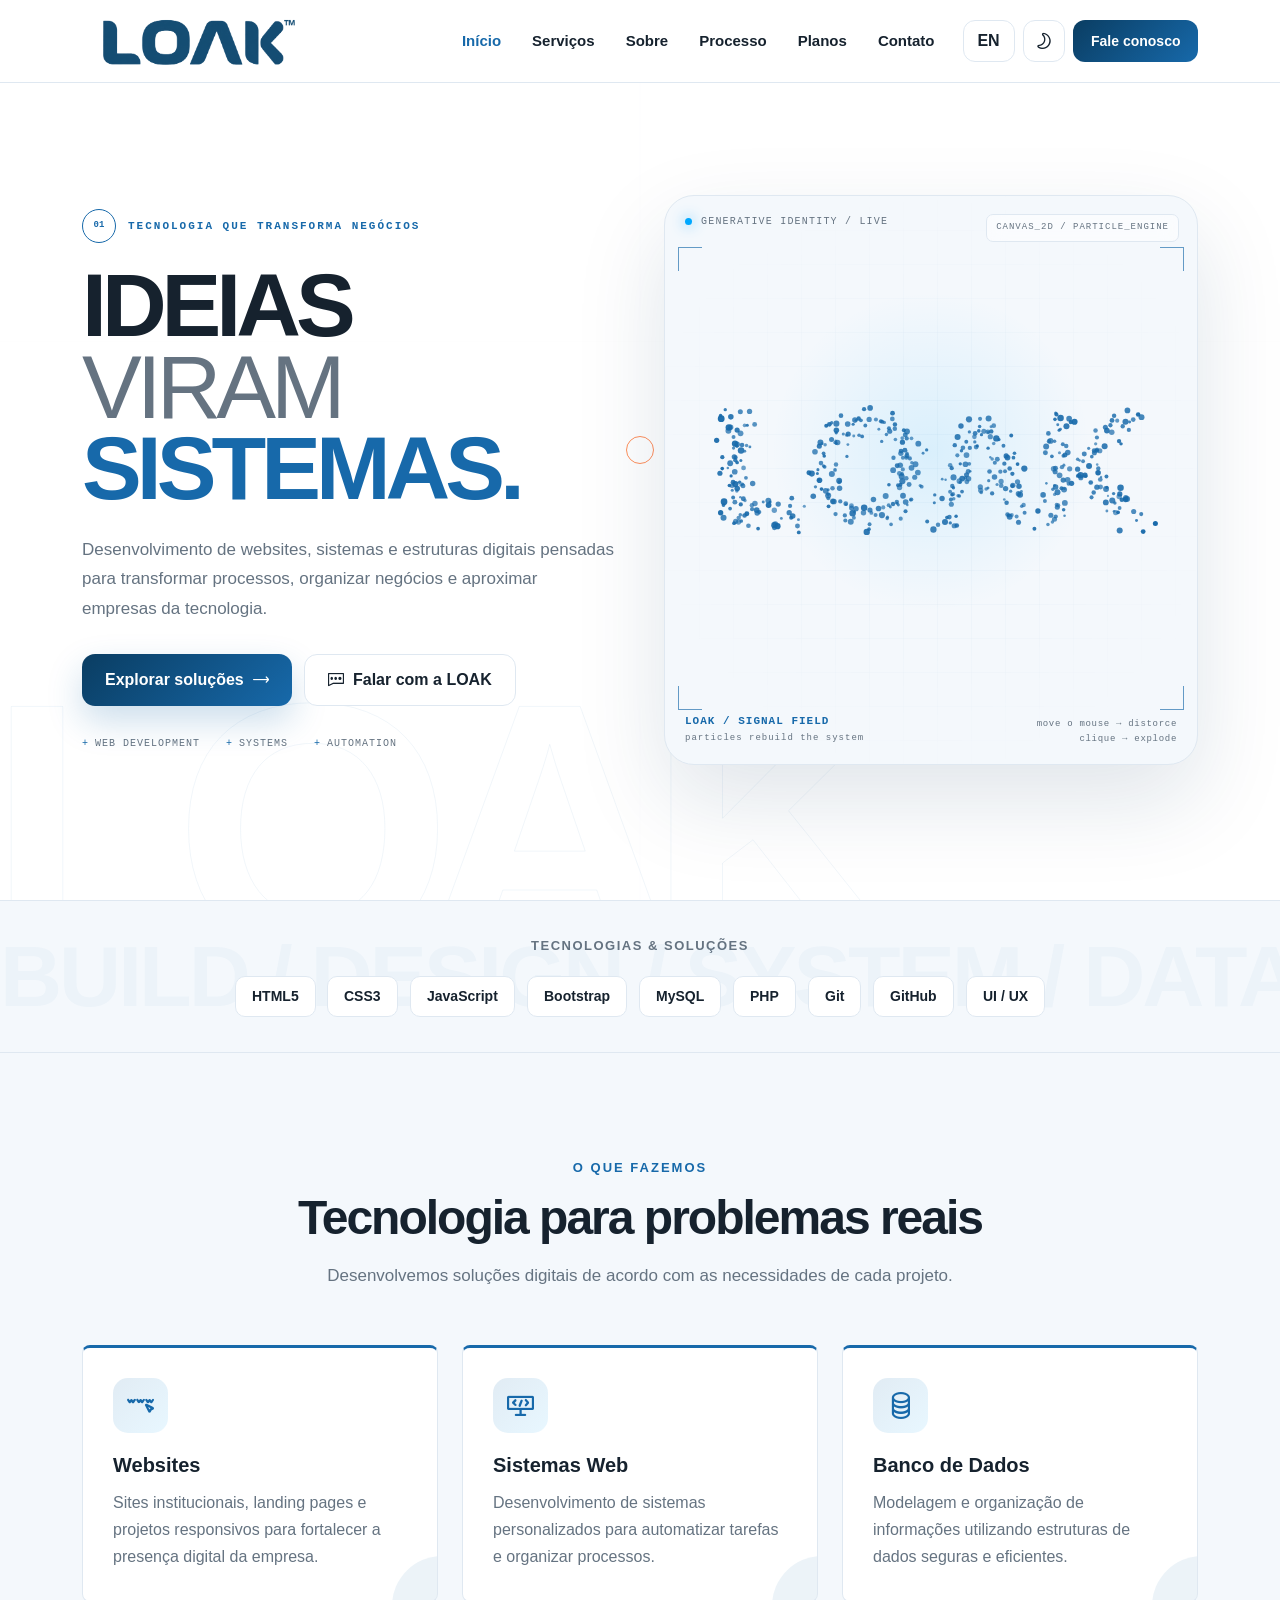
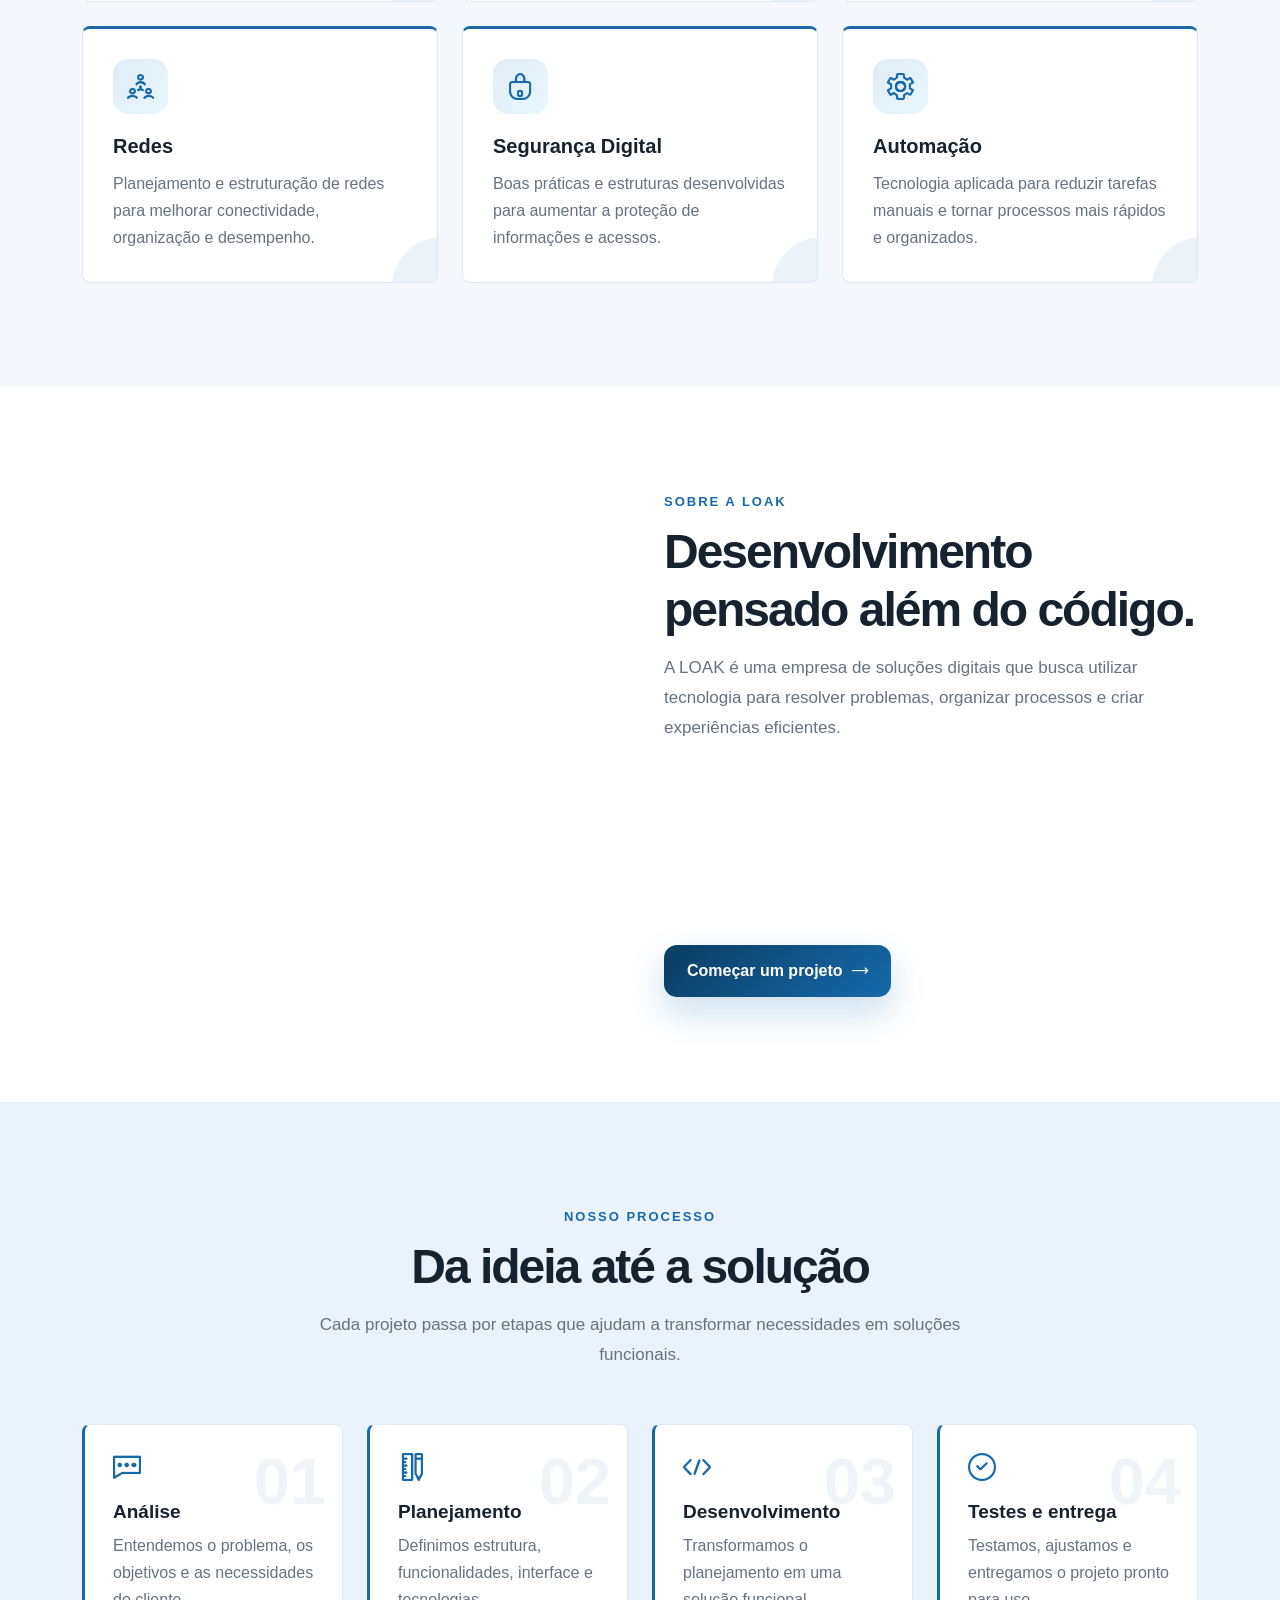
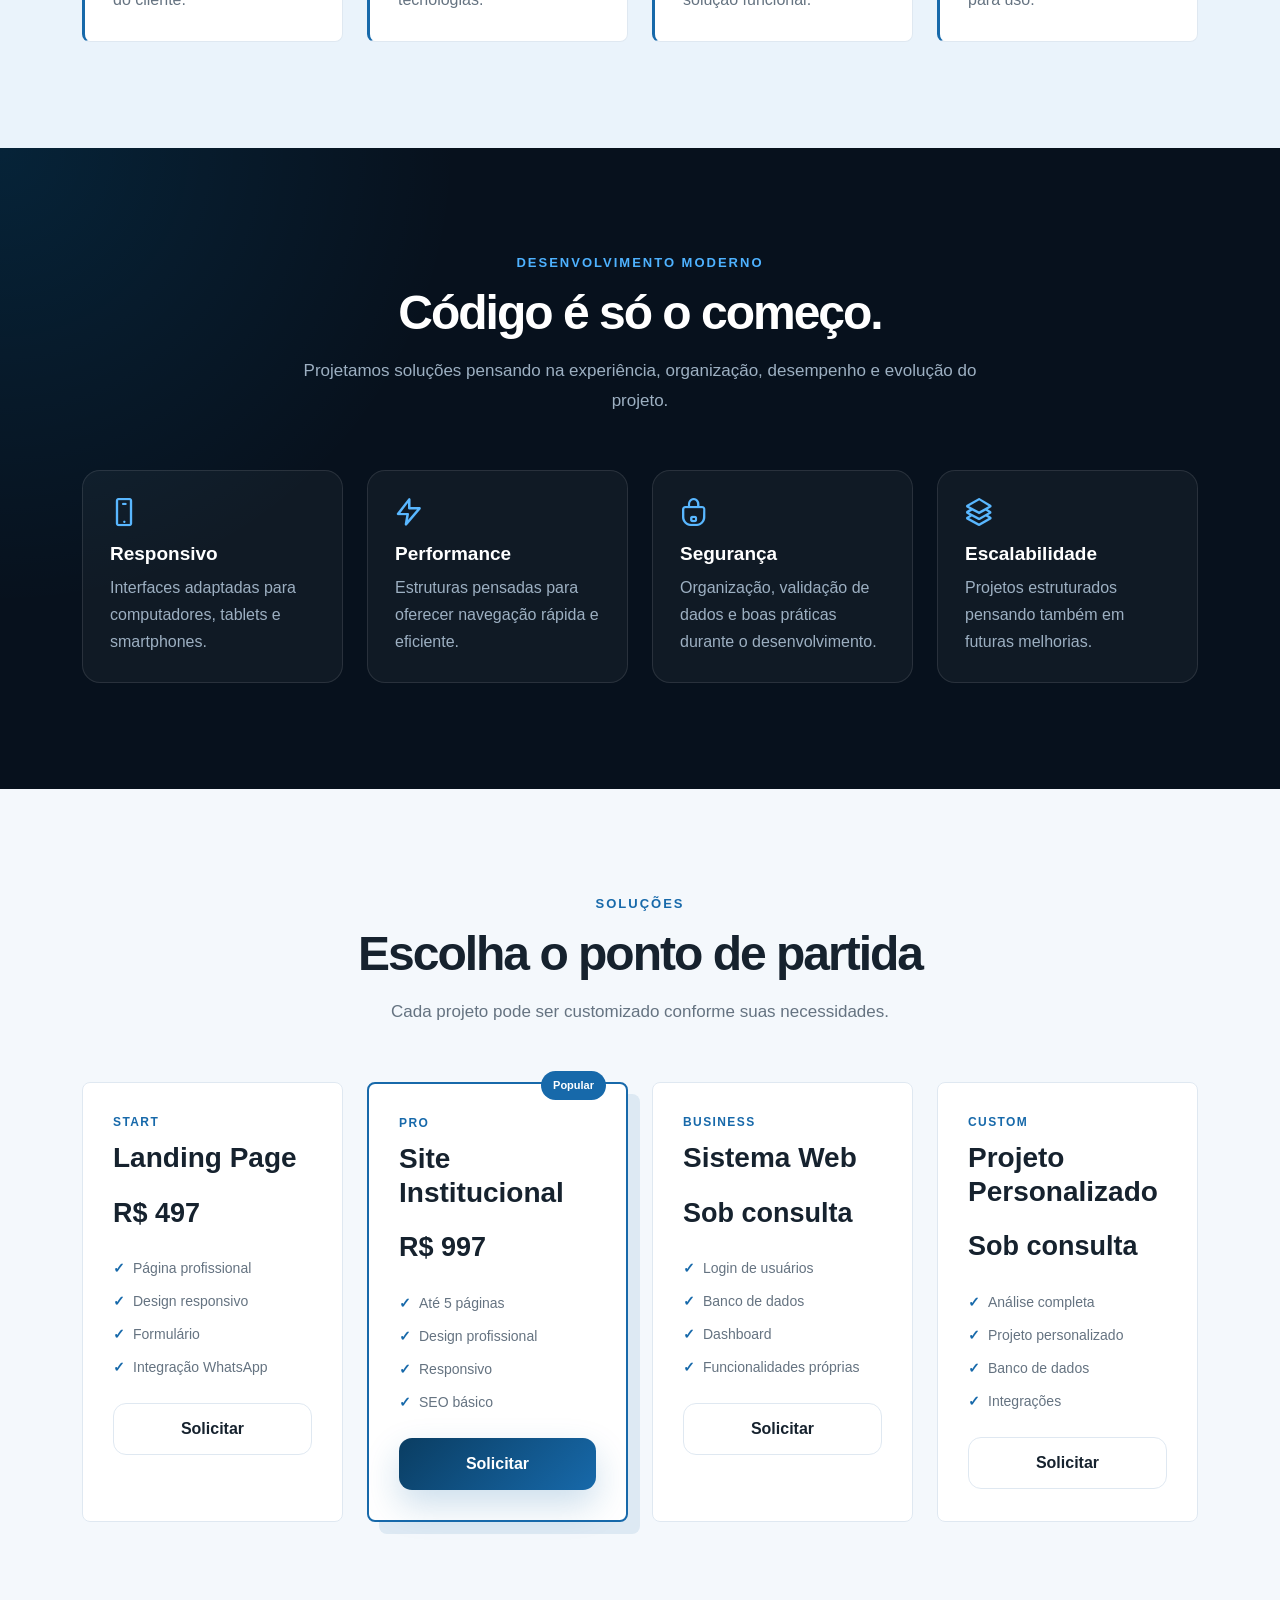
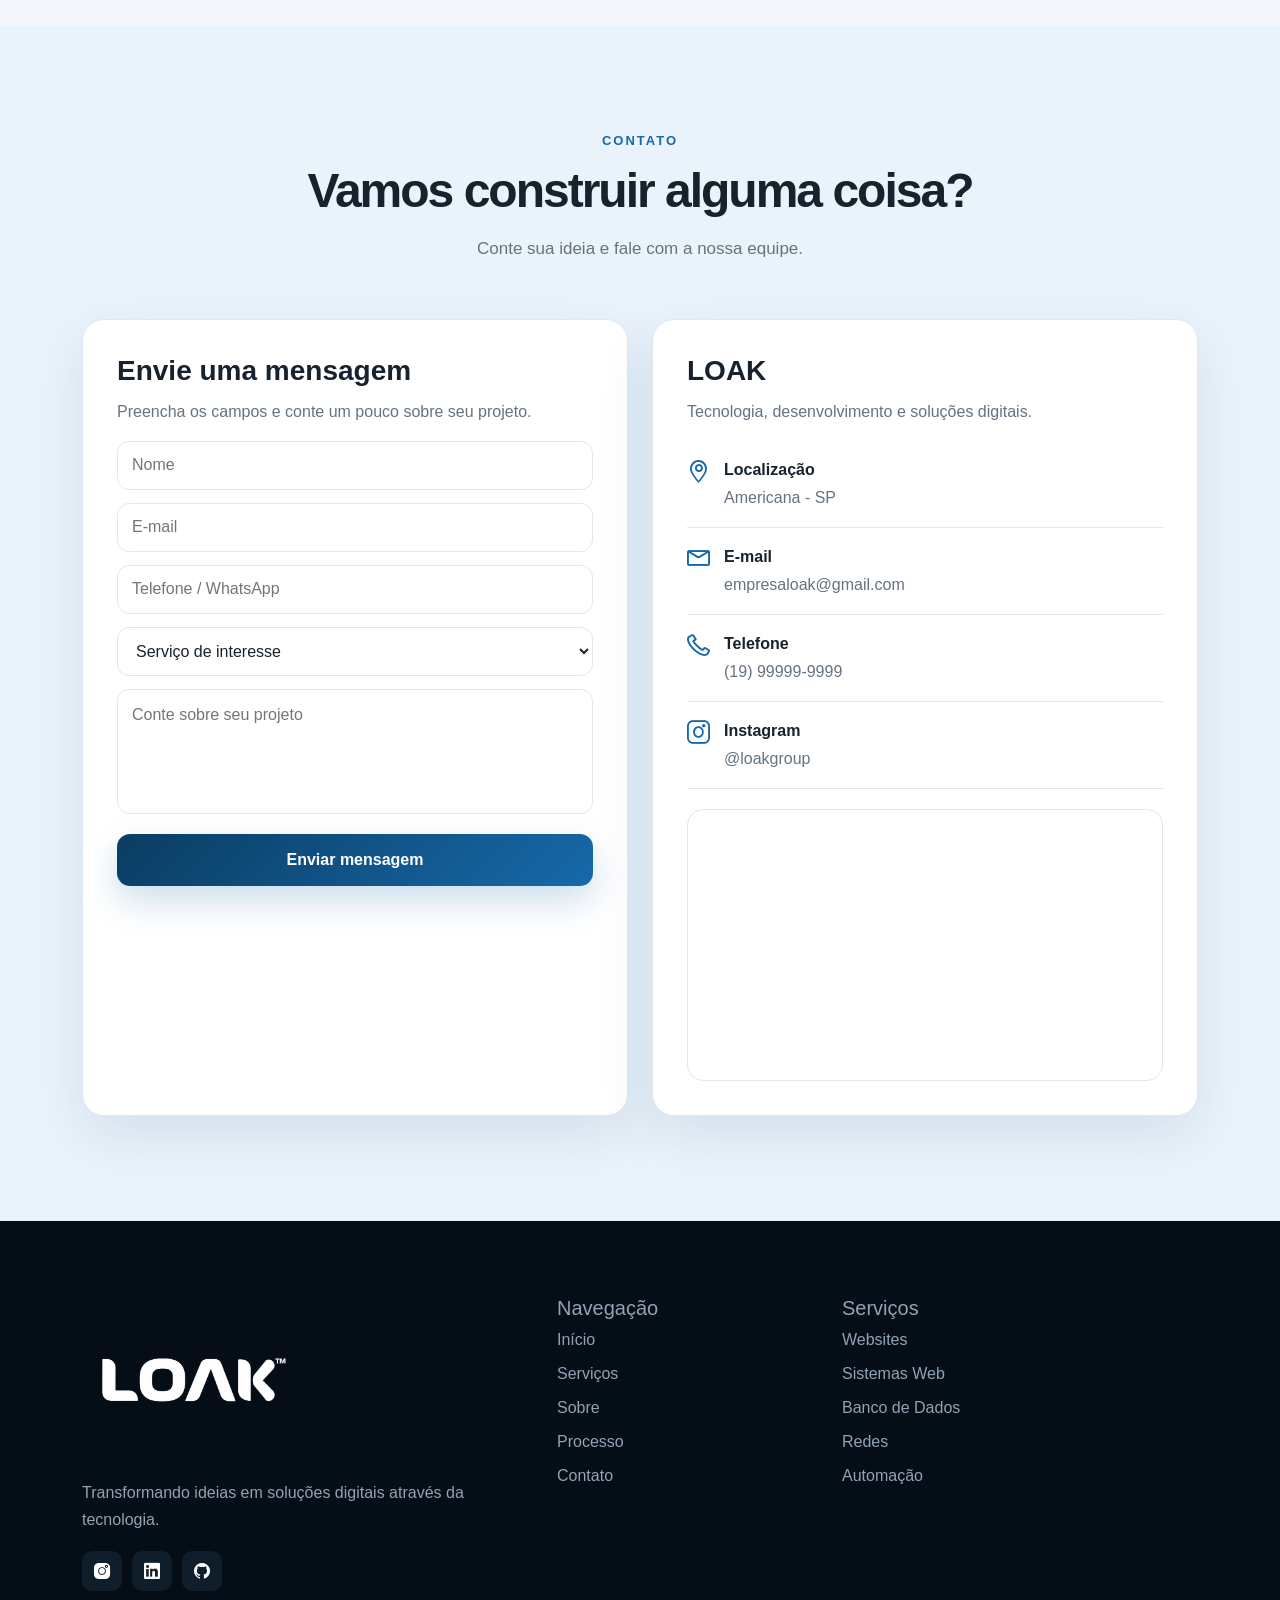
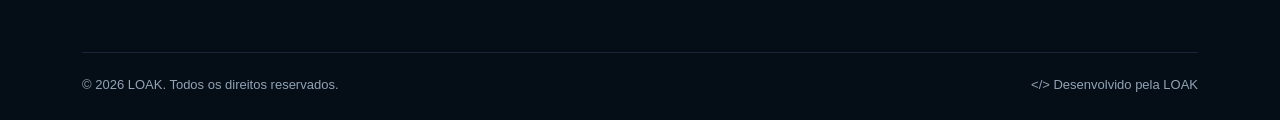
<file: teste5.html>
<!DOCTYPE html>
<html lang="pt-BR">

<head>
  <meta charset="UTF-8">

  <meta name="viewport" content="width=device-width, initial-scale=1.0">

  <title>LOAK | Tecnologia & Desenvolvimento</title>

  <meta name="description" content="LOAK - Desenvolvimento de websites, sistemas, banco de dados e soluções digitais.">

  <!-- Bootstrap -->
  <link rel="stylesheet" href="assets/css/bootstrap-5.0.0-beta1.min.css">

  <!-- Line Icons -->
  <link rel="stylesheet" href="assets/css/LineIcons.2.0.css">

  <style>
    /* ======================================================
       VARIÁVEIS
    ====================================================== */

    :root {

      --primary: #1769aa;
      --primary-dark: #0a3d62;
      --secondary: #00a8ff;

      --bg: #ffffff;
      --bg-soft: #f4f8fc;
      --bg-alt: #eaf3fb;

      --card: #ffffff;

      --text: #16222e;
      --text-soft: #657381;

      --border: #dfe8f1;

      --shadow:
        0 20px 55px rgba(15, 56, 95, .10);

      --header:
        rgba(255, 255, 255, .88);

    }


    body.dark {

      --primary: #3d9cff;
      --primary-dark: #71b7ff;
      --secondary: #45d9ff;

      --bg: #07111d;
      --bg-soft: #0b1725;
      --bg-alt: #101f30;

      --card: #101d2b;

      --text: #edf6ff;
      --text-soft: #9fb0c2;

      --border: #203246;

      --shadow:
        0 20px 60px rgba(0, 0, 0, .30);

      --header:
        rgba(7, 17, 29, .90);

    }


    /* ======================================================
       RESET
    ====================================================== */

    * {
      box-sizing: border-box;
    }


    html {
      scroll-behavior: smooth;
    }


    body {

      margin: 0;

      background: var(--bg);

      color: var(--text);

      font-family:
        Arial,
        Helvetica,
        sans-serif;

      transition:
        background .3s,
        color .3s;

    }


    section {
      scroll-margin-top: 85px;
    }


    a {
      text-decoration: none;
    }


    img {
      max-width: 100%;
    }


    /* ======================================================
       PRELOADER
    ====================================================== */

    .preloader {
      position: fixed;
      inset: 0;
      z-index: 99999;
      display: flex;
      align-items: center;
      justify-content: center;
      background: var(--bg);
      transition: opacity .6s ease, visibility .6s ease;
    }

    .preloader.hide {
      opacity: 0;
      visibility: hidden;
      pointer-events: none;
    }

    .preloader-mark {
      font-family: "Courier New", monospace;
      font-weight: 900;
      font-size: 15px;
      letter-spacing: 3px;
      color: var(--text-soft);
      display: flex;
      align-items: center;
      gap: 3px;
    }

    .preloader-mark .b1 {
      color: var(--primary);
      animation: preloaderPulse 1.1s ease-in-out infinite;
    }

    .preloader-mark .b2 {
      color: var(--secondary);
      animation: preloaderPulse 1.1s ease-in-out infinite .18s;
    }

    .preloader-bar {
      position: absolute;
      bottom: 42%;
      width: 130px;
      height: 2px;
      background: var(--border);
      border-radius: 2px;
      overflow: hidden;
    }

    .preloader-bar::after {
      content: "";
      position: absolute;
      inset: 0;
      width: 40%;
      background: linear-gradient(90deg, var(--primary), var(--secondary));
      animation: preloaderSweep 1s ease-in-out infinite;
    }

    @keyframes preloaderPulse {
      0%, 100% { opacity: .35; transform: translateY(0); }
      50% { opacity: 1; transform: translateY(-3px); }
    }

    @keyframes preloaderSweep {
      0% { transform: translateX(-120%); }
      100% { transform: translateX(340%); }
    }


    /* ======================================================
       SCROLL REVEAL
    ====================================================== */

    .reveal {
      opacity: 0;
      transform: translateY(28px);
      transition: opacity .7s cubic-bezier(.16,.8,.3,1), transform .7s cubic-bezier(.16,.8,.3,1);
      will-change: transform, opacity;
    }

    .reveal.in-view {
      opacity: 1;
      transform: translateY(0);
    }

    .reveal-scale {
      opacity: 0;
      transform: scale(.94);
      transition: opacity .7s cubic-bezier(.16,.8,.3,1), transform .7s cubic-bezier(.16,.8,.3,1);
    }

    .reveal-scale.in-view {
      opacity: 1;
      transform: scale(1);
    }


    /* ======================================================
       CARD TILT / GLOW (definido para .service-card,
       .process-card, .developer-card, .plan-card)
    ====================================================== */

    .tilt-card {
      transform-style: preserve-3d;
      transition: transform .35s cubic-bezier(.16,.8,.3,1), box-shadow .35s ease, border-color .35s ease;
      position: relative;
    }

    .tilt-card::before {
      content: "";
      position: absolute;
      inset: 0;
      border-radius: inherit;
      padding: 1px;
      background: radial-gradient(240px circle at var(--mx, 50%) var(--my, 50%),
        rgba(0, 168, 255, .55), transparent 60%);
      -webkit-mask: linear-gradient(#000 0 0) content-box, linear-gradient(#000 0 0);
      -webkit-mask-composite: xor;
      mask-composite: exclude;
      opacity: 0;
      transition: opacity .35s ease;
      pointer-events: none;
    }

    .tilt-card:hover::before {
      opacity: 1;
    }

    .tilt-card > * {
      position: relative;
      z-index: 1;
    }


    /* ======================================================
       BOTÕES MAGNÉTICOS
    ====================================================== */

    .magnetic {
      will-change: transform;
    }


    /* ======================================================
       PROGRESS RING (botão voltar ao topo)
    ====================================================== */

    .back-to-top-ring {
      position: absolute;
      inset: -4px;
      pointer-events: none;
      transform: rotate(-90deg);
    }

    .back-to-top-ring circle {
      fill: none;
      stroke: rgba(255,255,255,.35);
      stroke-width: 2;
      stroke-linecap: round;
      transition: stroke-dashoffset .1s linear;
    }


    @media (prefers-reduced-motion: reduce) {
      .reveal, .reveal-scale {
        opacity: 1 !important;
        transform: none !important;
        transition: none !important;
      }
      .preloader-mark .b1, .preloader-mark .b2, .preloader-bar::after {
        animation: none !important;
      }
    }


    /* ======================================================
       HEADER
    ====================================================== */

    .header {

      position: fixed;

      top: 0;
      left: 0;

      width: 100%;

      z-index: 1000;

      background: var(--header);

      backdrop-filter: blur(18px);

      border-bottom:
        1px solid var(--border);

      transition:
        box-shadow .3s ease,
        border-color .3s ease;

    }


    .header.scrolled {

      box-shadow:
        0 12px 35px rgba(15, 56, 95, .08);

      border-bottom-color:
        transparent;

    }


    .navbar {

      min-height: 78px;

    }





    .navbar-nav {
      gap: 5px;
    }


    .navbar-nav .nav-link {

      color: var(--text);

      font-size: 15px;

      font-weight: 700;

      padding:
        10px 13px !important;

      border-radius: 10px;

      transition: .2s;

      white-space: nowrap;

    }


    .navbar-nav .nav-link:hover {

      color: var(--primary);

      background: var(--bg-soft);

    }


    .navbar-nav .nav-link.active {
      color: var(--primary);
    }


    .header-tools {

      display: flex;

      align-items: center;

      gap: 8px;

      margin-left: 15px;

      flex-shrink: 0;

    }


    .tool-button {

      width: 42px;
      height: 42px;

      border-radius: 12px;

      border:
        1px solid var(--border);

      background: var(--card);

      color: var(--text);

      display: flex;

      align-items: center;
      justify-content: center;

      cursor: pointer;

      transition: .2s;

      font-weight: 800;

    }


    .tool-button:hover {

      transform:
        translateY(-2px);

      color: var(--primary);

      border-color: var(--primary);

    }


    .language-button {

      width: auto;

      min-width: 52px;

      padding: 0 12px;

    }


    .contact-header {

      display: inline-flex;

      align-items: center;
      justify-content: center;

      height: 42px;

      padding: 0 18px;

      border-radius: 12px;

      background:
        linear-gradient(135deg,
          var(--primary-dark),
          var(--primary));

      color: #fff !important;

      font-weight: 800;

      font-size: 14px;

      white-space: nowrap;

      transition: .2s;

      flex-shrink: 0;

    }


    .contact-header:hover {

      transform:
        translateY(-2px);

      box-shadow:
        0 12px 25px rgba(23, 105, 170, .25);

    }


    .navbar-toggler {

      border:
        1px solid var(--border);

      background: var(--card);

    }


    /* ======================================================
       HERO
    ====================================================== */

    .hero {

      min-height: 100vh;

      padding:
        155px 0 100px;

      display: flex;

      align-items: center;

      position: relative;

      overflow: hidden;

      background:

        radial-gradient(circle at 85% 20%,
          rgba(0, 168, 255, .15),
          transparent 30%),

        radial-gradient(circle at 15% 80%,
          rgba(23, 105, 170, .12),
          transparent 30%),

        var(--bg);

    }


    .hero::before {

      content: "";

      position: absolute;

      inset: 0;

      opacity: .18;

      background-image:

        linear-gradient(var(--border) 1px,
          transparent 1px),

        linear-gradient(90deg,
          var(--border) 1px,
          transparent 1px);

      background-size:
        45px 45px;

      pointer-events: none;

    }


    .hero-spotlight {
      position: absolute;
      inset: 0;
      z-index: 1;
      opacity: 0;
      transition: opacity .4s ease;
      background: radial-gradient(520px circle at var(--x, 50%) var(--y, 50%),
        rgba(0, 168, 255, .13), transparent 60%);
      pointer-events: none;
    }

    .hero:hover .hero-spotlight {
      opacity: 1;
    }

    .hero-blob {
      position: absolute;
      border-radius: 50%;
      filter: blur(70px);
      z-index: 0;
      pointer-events: none;
      opacity: .55;
    }

    .hero-blob.b1 {
      width: 380px;
      height: 380px;
      top: -80px;
      right: -60px;
      background: radial-gradient(circle, rgba(0,168,255,.35), transparent 70%);
      animation: blobFloat 13s ease-in-out infinite;
    }

    .hero-blob.b2 {
      width: 320px;
      height: 320px;
      bottom: -60px;
      left: -80px;
      background: radial-gradient(circle, rgba(23,105,170,.30), transparent 70%);
      animation: blobFloat 16s ease-in-out infinite reverse;
    }

    @keyframes blobFloat {
      0%, 100% { transform: translate(0, 0) scale(1); }
      33% { transform: translate(30px, -25px) scale(1.08); }
      66% { transform: translate(-25px, 20px) scale(.95); }
    }

    @media (prefers-reduced-motion: reduce) {
      .hero-blob { animation: none !important; }
    }


    .hero .container {

      position: relative;

      z-index: 2;

    }


    .hero-badge {

      display: inline-flex;

      align-items: center;

      gap: 9px;

      padding:
        9px 15px;

      border-radius: 50px;

      border:
        1px solid var(--border);

      background: var(--card);

      color: var(--primary);

      font-size: 14px;

      font-weight: 800;

      margin-bottom: 25px;

    }


    .status-dot {

      width: 8px;
      height: 8px;

      border-radius: 50%;

      background: #20c997;

      box-shadow:
        0 0 0 5px rgba(32, 201, 151, .13);

    }


    .hero h1 {

      font-size:
        clamp(44px,
          6vw,
          75px);

      line-height: 1.03;

      letter-spacing: -2px;

      font-weight: 900;

      margin-bottom: 25px;

      color: var(--text);

    }


    .gradient-text {

      background:

        linear-gradient(90deg,
          var(--primary),
          var(--secondary));

      -webkit-background-clip: text;

      -webkit-text-fill-color:
        transparent;

      background-clip: text;

    }


    .hero-description {

      max-width: 640px;

      font-size: 18px;

      line-height: 1.8;

      color: var(--text-soft);

      margin-bottom: 30px;

    }


    .hero-buttons {

      display: flex;

      flex-wrap: wrap;

      gap: 13px;

      margin-bottom: 35px;

    }


    .button-main {

      display: inline-flex;

      align-items: center;
      justify-content: center;

      gap: 9px;

      border-radius: 13px;

      padding:
        14px 23px;

      background:

        linear-gradient(135deg,
          var(--primary-dark),
          var(--primary));

      color: #fff;

      font-weight: 800;

      transition: .2s;

      box-shadow:
        0 15px 35px rgba(23, 105, 170, .22);

    }


    .button-main:hover {

      color: #fff;

      transform:
        translateY(-3px);

    }


    .button-secondary {

      display: inline-flex;

      align-items: center;
      justify-content: center;

      gap: 9px;

      border-radius: 13px;

      padding:
        13px 23px;

      background: var(--card);

      color: var(--text);

      border:
        1px solid var(--border);

      font-weight: 800;

      transition: .2s;

    }


    .button-secondary:hover {

      color: var(--primary);

      transform:
        translateY(-3px);

      border-color:
        var(--primary);

    }


    .hero-mini-info {

      display: flex;

      flex-wrap: wrap;

      gap: 20px;

      color: var(--text-soft);

      font-size: 14px;

    }


    .hero-mini-info span {

      display: flex;

      align-items: center;

      gap: 7px;

    }


    .hero-mini-info i {
      color: var(--primary);
    }


    /* ======================================================
       TERMINAL
    ====================================================== */

    .terminal {

      background: #07111d;

      border-radius: 22px;

      overflow: hidden;

      box-shadow:

        0 35px 80px rgba(0, 0, 0, .28);

      border:
        1px solid #213246;

      transform:
        perspective(1000px) rotateY(-3deg);

      transition: transform .5s cubic-bezier(.16,.8,.3,1), box-shadow .5s ease;

    }

    .terminal:hover {
      transform: perspective(1000px) rotateY(0deg) translateY(-4px);
      box-shadow: 0 45px 100px rgba(0, 168, 255, .18);
    }

    .terminal-body .type-line {
      opacity: 0;
      transform: translateX(-6px);
      transition: opacity .25s ease, transform .25s ease;
    }

    .terminal-body .type-line.typed {
      opacity: 1;
      transform: translateX(0);
    }

    @media (prefers-reduced-motion: reduce) {
      .terminal-body .type-line {
        opacity: 1 !important;
        transform: none !important;
      }
    }


    .terminal-header {

      height: 48px;

      display: flex;

      align-items: center;

      justify-content: space-between;

      padding: 0 17px;

      background: #101c29;

      border-bottom:
        1px solid #213246;

    }


    .terminal-dots {

      display: flex;

      gap: 7px;

    }


    .terminal-dot {

      width: 11px;
      height: 11px;

      border-radius: 50%;

    }


    .terminal-dot.red {
      background: #ff5f56;
    }


    .terminal-dot.yellow {
      background: #ffbd2e;
    }


    .terminal-dot.green {
      background: #27c93f;
    }


    .terminal-title {

      color: #8091a3;

      font-size: 12px;

      font-family: monospace;

    }


    .terminal-body {

      padding: 28px;

      min-height: 385px;

      font-family:
        "Courier New",
        monospace;

      font-size: 14px;

      line-height: 1.9;

      color: #d6e4f0;

    }


    .terminal-body .comment {

      color: #5f7284;

    }


    .terminal-body .blue {

      color: #59b7ff;

    }


    .terminal-body .green {

      color: #56d364;

    }


    .terminal-body .purple {

      color: #c792ea;

    }


    .terminal-body .yellow {

      color: #f7d774;

    }


    .cursor {

      display: inline-block;

      width: 8px;
      height: 18px;

      margin-left: 3px;

      background: #59b7ff;

      vertical-align: middle;

      animation:
        blink 1s infinite;

    }


    @keyframes blink {

      50% {
        opacity: 0;
      }

    }


    /* ======================================================
       STACK
    ====================================================== */

    .stack-section {

      padding:
        35px 0;

      background: var(--bg-soft);

      border-top:
        1px solid var(--border);

      border-bottom:
        1px solid var(--border);

    }


    .stack-title {

      text-align: center;

      color: var(--text-soft);

      font-size: 13px;

      font-weight: 800;

      letter-spacing: 1.5px;

      text-transform: uppercase;

      margin-bottom: 20px;

    }


    .stack-items {

      display: flex;

      flex-wrap: wrap;

      justify-content: center;

      gap: 12px;

    }


    .stack-item {

      padding:
        9px 16px;

      background: var(--card);

      border:
        1px solid var(--border);

      border-radius: 10px;

      color: var(--text);

      font-weight: 700;

      font-size: 14px;

      transition: .2s;

    }


    .stack-item:hover {

      transform:
        translateY(-3px);

      color: var(--primary);

      border-color:
        var(--primary);

    }


    /* ======================================================
       SEÇÕES
    ====================================================== */

    .section {

      padding:
        105px 0;

    }


    .section.soft {

      background: var(--bg-soft);

    }


    .section.alt {

      background: var(--bg-alt);

    }


    .section-label {

      color: var(--primary);

      font-size: 13px;

      font-weight: 900;

      text-transform: uppercase;

      letter-spacing: 2px;

      margin-bottom: 11px;

    }


    .section-heading {

      color: var(--text);

      font-size:
        clamp(32px,
          4vw,
          48px);

      font-weight: 900;

      letter-spacing: -1px;

      margin-bottom: 15px;

    }


    .section-description {

      max-width: 720px;

      color: var(--text-soft);

      font-size: 17px;

      line-height: 1.75;

    }


    .section-center {

      text-align: center;

      max-width: 780px;

      margin:
        0 auto 55px;

    }


    .section-center .section-description {

      margin: auto;

    }


    /* ======================================================
       SERVICES
    ====================================================== */

    .service-card {

      height: 100%;

      padding: 30px;

      border:
        1px solid var(--border);

      border-radius: 20px;

      background: var(--card);

      transition: .25s;

      position: relative;

      overflow: hidden;

    }


    .service-card::after {

      content: "";

      position: absolute;

      width: 100px;
      height: 100px;

      right: -55px;
      bottom: -55px;

      border-radius: 50%;

      background:
        rgba(23, 105, 170, .08);

      transition: .3s;

    }


    .service-card:hover {

      transform:
        translateY(-7px);

      box-shadow:
        var(--shadow);

      border-color:
        rgba(23, 105, 170, .30);

    }


    .service-card:hover::after {

      width: 160px;
      height: 160px;

    }


    .service-icon {

      width: 55px;
      height: 55px;

      display: flex;

      align-items: center;
      justify-content: center;

      border-radius: 15px;

      background:
        linear-gradient(135deg,
          rgba(23, 105, 170, .13),
          rgba(0, 168, 255, .09));

      color: var(--primary);

      font-size: 27px;

      margin-bottom: 20px;

    }


    .service-card h4 {

      font-size: 20px;

      color: var(--text);

      font-weight: 900;

      margin-bottom: 12px;

    }


    .service-card p {

      color: var(--text-soft);

      line-height: 1.7;

      margin: 0;

    }


    /* ======================================================
       ABOUT
    ====================================================== */

    .about-visual {

      position: relative;

    }


    .about-image {

      width: 100%;

      border-radius: 24px;

      box-shadow:
        var(--shadow);

    }


    .floating-code {

      position: absolute;

      right: -15px;
      bottom: -20px;

      width: 230px;

      padding: 18px;

      background: #07111d;

      border:
        1px solid #233549;

      border-radius: 15px;

      color: #b9ccdb;

      font-family: monospace;

      font-size: 12px;

      box-shadow:
        0 20px 40px rgba(0, 0, 0, .20);

    }


    .floating-code span {

      color: #59b7ff;

    }


    .about-list {

      list-style: none;

      padding: 0;

      margin:
        25px 0 30px;

    }


    .about-list li {

      display: flex;

      gap: 12px;

      margin-bottom: 15px;

      color: var(--text-soft);

      line-height: 1.6;

    }


    .about-list i {

      color: var(--primary);

      font-size: 20px;

      margin-top: 2px;

    }


    /* ======================================================
       PROCESS
    ====================================================== */

    .process-card {

      height: 100%;

      background: var(--card);

      border:
        1px solid var(--border);

      border-radius: 18px;

      padding: 28px;

      position: relative;

      overflow: hidden;

    }


    .process-number {

      font-size: 65px;

      position: absolute;

      top: 8px;
      right: 16px;

      font-weight: 900;

      color:
        rgba(23, 105, 170, .07);

    }


    .process-card i {

      color: var(--primary);

      font-size: 28px;

      margin-bottom: 20px;

    }


    .process-card h4 {

      font-size: 19px;

      color: var(--text);

      font-weight: 900;

    }


    .process-card p {

      color: var(--text-soft);

      line-height: 1.7;

      margin: 0;

    }


    /* ======================================================
       DIFFERENTIALS
    ====================================================== */

    .developer-section {

      background:

        radial-gradient(circle at 0 0,
          rgba(0, 168, 255, .12),
          transparent 32%),

        #07111d;

      color: #fff;

      padding:
        105px 0;

    }


    .developer-section .section-heading {

      color: #fff;

    }


    .developer-section .section-description {

      color: #9db0c2;

    }


    .developer-section .section-label {

      color: #4eb2ff;

    }


    .developer-card {

      height: 100%;

      background:
        rgba(255, 255, 255, .04);

      border:
        1px solid rgba(255, 255, 255, .10);

      border-radius: 18px;

      padding: 27px;

      transition: .25s;

    }


    .developer-card:hover {

      transform:
        translateY(-6px);

      border-color:
        rgba(89, 183, 255, .45);

      background:
        rgba(255, 255, 255, .06);

    }


    .developer-card i {

      color: #59b7ff;

      font-size: 28px;

      margin-bottom: 17px;

    }


    .developer-card h4 {

      color: #fff;

      font-size: 19px;

      font-weight: 900;

    }


    .developer-card p {

      color: #9db0c2;

      line-height: 1.7;

      margin: 0;

    }


    /* ======================================================
       PLANOS
    ====================================================== */

    .plan-card {

      height: 100%;

      padding: 30px;

      border-radius: 20px;

      border:
        1px solid var(--border);

      background: var(--card);

      position: relative;

      transition: .25s;

    }


    .plan-card:hover {

      transform:
        translateY(-7px);

      box-shadow:
        var(--shadow);

    }


    .plan-card.featured {

      border:
        2px solid var(--primary);

    }


    .popular {

      position: absolute;

      top: -13px;
      right: 20px;

      background:
        var(--primary);

      color: #fff;

      padding:
        6px 12px;

      border-radius: 20px;

      font-size: 11px;

      font-weight: 900;

    }


    .plan-tag {

      color: var(--primary);

      font-size: 12px;

      font-weight: 900;

      letter-spacing: 1.4px;

      text-transform: uppercase;

    }


    .plan-card h3 {

      color: var(--text);

      margin:
        10px 0;

      font-weight: 900;

    }


    .price {

      font-size: 27px;

      color: var(--text);

      font-weight: 900;

      margin:
        18px 0;

    }


    .plan-card ul {

      padding: 0;

      list-style: none;

      margin:
        25px 0;

    }


    .plan-card li {

      display: flex;

      gap: 8px;

      color: var(--text-soft);

      margin-bottom: 12px;

      font-size: 14px;

    }


    .plan-card li::before {

      content: "✓";

      color: var(--primary);

      font-weight: 900;

    }


    /* ======================================================
       CONTACT
    ====================================================== */

    .contact-card {

      height: 100%;

      border-radius: 22px;

      background: var(--card);

      border:
        1px solid var(--border);

      padding: 34px;

      box-shadow:
        var(--shadow);

    }


    .contact-card h3 {

      color: var(--text);

      font-weight: 900;

      margin-bottom: 10px;

    }


    .contact-card>p {

      color: var(--text-soft);

      line-height: 1.7;

    }


    .form-control-loak {

      width: 100%;

      height: 49px;

      border-radius: 12px;

      border:
        1px solid var(--border);

      padding:
        0 14px;

      background: var(--bg);

      color: var(--text);

      outline: none;

      margin-bottom: 13px;

      transition: .2s;

    }


    .form-control-loak:focus {

      border-color:
        var(--primary);

      box-shadow:
        0 0 0 3px rgba(23, 105, 170, .10);

    }


    textarea.form-control-loak {

      height: 125px;

      padding-top: 13px;

      resize: none;

    }


    .contact-info {

      display: flex;

      align-items: flex-start;

      gap: 14px;

      padding:
        17px 0;

      border-bottom:
        1px solid var(--border);

    }


    .contact-info:last-of-type {

      border-bottom: 0;

    }


    .contact-info i {

      color: var(--primary);

      font-size: 23px;

      margin-top: 2px;

    }


    .contact-info strong {

      display: block;

      color: var(--text);

      margin-bottom: 4px;

    }


    .contact-info span,
    .contact-info a {

      color: var(--text-soft);

      text-decoration: none;

    }


    .map {

      margin-top: 20px;

      border-radius: 16px;

      overflow: hidden;

      border:
        1px solid var(--border);

    }


    .map iframe {

      display: block;

      width: 100%;

      height: 270px;

      border: 0;

    }


    /* ======================================================
       FOOTER
    ====================================================== */

    .footer {

      padding:
        75px 0 25px;

      background: #050d16;

      color: #91a3b5;

    }

    /* ======================================================
       HEADER + LOGOS CORRIGIDOS
    ====================================================== */

    .navbar {
      min-height: 82px;
      padding-top: 0;
      padding-bottom: 0;
    }

    .header .container {
      min-height: 82px;
      display: flex;
      align-items: center;
    }

    .navbar-brand {
      width: 250px;
      height: 82px;
      padding: 0 !important;
      margin: 0 !important;
      display: flex;
      align-items: center;
      justify-content: flex-start;
      flex-shrink: 0;
      overflow: visible;
    }

    .navbar-brand .site-logo {
      width: 230px !important;
      height: auto !important;
      max-width: 230px !important;
      max-height: none !important;
      object-fit: contain;
      object-position: left center;
      margin: 0;
      padding: 0;
      display: block;
      transition: filter .3s ease;
    }

    /* Uma única logo: azul no claro e branca no escuro.
       Assim o tamanho fica exatamente igual nos dois temas. */
    body:not(.dark) .navbar-brand .site-logo {
      filter: none;
    }

    body.dark .navbar-brand .site-logo {
      filter: brightness(0) invert(1);
    }

    .footer-brand {
      display: flex;
      flex-direction: column;
      align-items: flex-start;
    }

    .footer-logo {
      width: 220px;
      height: auto;
      max-width: 220px;
      margin: 0 0 18px 0;
      object-fit: contain;
      object-position: left center;
      filter: brightness(0) invert(1);
      display: block;
    }

    .footer-brand p {
      margin: 0;
      max-width: 460px;
      line-height: 1.7;
      color: #91a3b5;
    }

    /* Botão flutuante para voltar ao topo */
    .back-to-top {
      position: fixed;
      right: 24px;
      bottom: 24px;
      width: 48px;
      height: 48px;
      border: 1px solid var(--border);
      border-radius: 14px;
      background: linear-gradient(135deg, var(--primary-dark), var(--primary));
      color: #fff;
      display: flex;
      align-items: center;
      justify-content: center;
      font-size: 20px;
      box-shadow: 0 14px 35px rgba(23, 105, 170, .28);
      z-index: 1200;
      opacity: 0;
      visibility: hidden;
      transform: translateY(12px);
      transition: opacity .25s ease, transform .25s ease, visibility .25s ease;
      cursor: pointer;
    }

    .back-to-top.show {
      opacity: 1;
      visibility: visible;
      transform: translateY(0);
    }

    .back-to-top:hover {
      color: #fff;
      transform: translateY(-3px);
    }

    @media (max-width: 576px) {
      .back-to-top {
        right: 16px;
        bottom: 16px;
        width: 44px;
        height: 44px;
      }
    }

    @media (max-width: 1199px) {
      .navbar-brand {
        width: 205px;
      }

      .navbar-brand .site-logo {
        width: 190px !important;
        max-width: 190px !important;
        height: auto !important;
      }
    }

    @media (max-width: 991px) {
      .navbar {
        min-height: 78px;
      }

      .header .container {
        min-height: 78px;
      }

      .navbar-brand {
        width: 180px;
        height: 78px;
      }

      .navbar-brand .site-logo {
        width: 165px !important;
        max-width: 165px !important;
        height: auto !important;
      }
    }

    @media (max-width: 576px) {
      .navbar-brand {
        width: 155px;
      }

      .navbar-brand .site-logo {
        width: 145px !important;
        height: 52px !important;
      }
    }

    .footer p {

      line-height: 1.7;

    }


    .footer-links {

      list-style: none;

      padding: 0;

    }


    .footer-links li {

      margin-bottom: 10px;

    }


    .footer-links a {

      color: #91a3b5;

      transition: .2s;

    }


    .footer-links a:hover {

      color: #59b7ff;

    }


    .footer-social {

      display: flex;

      gap: 10px;

      padding: 0;

      list-style: none;

      margin-top: 18px;

    }


    .footer-social a {

      width: 40px;
      height: 40px;

      border-radius: 10px;

      display: flex;

      align-items: center;
      justify-content: center;

      background: #101d2a;

      color: #fff;

      transition: .2s;

    }


    .footer-social a:hover {

      background: #1769aa;

      transform:
        translateY(-3px);

    }


    .footer-bottom {

      border-top:
        1px solid #192635;

      margin-top: 45px;

      padding-top: 22px;

      font-size: 13px;

      display: flex;

      flex-wrap: wrap;

      justify-content: space-between;

      gap: 10px;

    }


    /* ======================================================
       TOAST
    ====================================================== */

    .toast-message {

      position: fixed;

      top: 50%;
      left: 50%;

      transform:
        translate(-50%, -50%) scale(.95);

      background: #07111d;

      color: #fff;

      padding:
        17px 23px;

      border-radius: 14px;

      box-shadow:
        0 25px 70px rgba(0, 0, 0, .35);

      z-index: 9999;

      opacity: 0;

      visibility: hidden;

      transition: .25s;

      font-weight: 700;

      text-align: center;

    }


    .toast-message.show {

      opacity: 1;

      visibility: visible;

      transform:
        translate(-50%, -50%) scale(1);

    }


    /* ======================================================
       RESPONSIVO
    ====================================================== */

    @media(max-width: 1199px) {

      .contact-header {
        display: none;
      }

    }


    @media(max-width: 991px) {

      .navbar-collapse {

        background: var(--card);

        border:
          1px solid var(--border);

        border-radius: 15px;

        padding: 15px;

        margin-top: 10px;

      }


      .header-tools {

        margin:
          12px 0 0;

      }


      .contact-header {

        display: inline-flex;

      }


      .hero {

        padding:
          135px 0 80px;

      }


      .terminal {

        margin-top: 50px;

        transform: none;

      }


      .floating-code {

        right: 10px;

      }

    }


    @media(max-width:576px) {

      .hero h1 {

        font-size: 42px;

        letter-spacing: -1px;

      }


      .hero-description {

        font-size: 16px;

      }


      .hero-buttons {

        flex-direction: column;

      }


      .button-main,
      .button-secondary {

        width: 100%;

      }


      .floating-code {

        position: relative;

        right: auto;
        bottom: auto;

        width: 100%;

        margin-top: 15px;

      }


      .contact-card {

        padding: 24px 18px;

      }

    }
  
/* =========================================================
   LOAK / GENERATIVE IDENTITY
   hero autoral baseado em partículas de canvas
========================================================= */

body {
  cursor: default;
}

.hero {
  min-height: 100vh;
  padding: 132px 0 72px;
  display: flex;
  align-items: center;
  position: relative;
  overflow: hidden;
  background: var(--bg);
  isolation: isolate;
}

.hero::before {
  content: "";
  position: absolute;
  inset: 0;
  background:
    linear-gradient(90deg, transparent 49.9%, rgba(23,105,170,.055) 50%, transparent 50.1%),
    linear-gradient(0deg, transparent 62%, rgba(23,105,170,.045) 62.1%, transparent 62.2%);
  pointer-events: none;
  z-index: 0;
}

.hero::after {
  content: "LOAK";
  position: absolute;
  left: -1vw;
  bottom: -4.5vw;
  font-size: clamp(170px, 28vw, 510px);
  line-height: .72;
  font-weight: 900;
  letter-spacing: -.09em;
  color: transparent;
  -webkit-text-stroke: 1px rgba(23,105,170,.06);
  pointer-events: none;
  user-select: none;
  z-index: 0;
}

body.dark .hero::after {
  -webkit-text-stroke-color: rgba(113,183,255,.055);
}

.hero .container {
  position: relative;
  z-index: 3;
}

.hero-copy {
  position: relative;
  z-index: 5;
}

.hero-index {
  display: flex;
  align-items: center;
  gap: 12px;
  margin-bottom: 22px;
  color: var(--primary);
  font-family: "Courier New", monospace;
  font-size: 11px;
  font-weight: 900;
  letter-spacing: 2px;
  text-transform: uppercase;
}

.hero-index::before {
  content: "01";
  display: grid;
  place-items: center;
  width: 34px;
  height: 34px;
  border-radius: 50%;
  border: 1px solid var(--primary);
  font-size: 9px;
  letter-spacing: 0;
}

.hero h1 {
  margin: 0 0 25px;
  max-width: 820px;
  font-size: clamp(55px, 7vw, 94px);
  line-height: .91;
  letter-spacing: -5px;
  font-weight: 900;
  color: var(--text);
}

.hero h1 .hero-line {
  display: block;
}

.hero h1 .hero-line.accent {
  color: var(--primary);
}

.hero h1 .hero-line.thin {
  font-weight: 400;
  color: var(--text-soft);
}

.hero-description {
  max-width: 620px;
  margin-bottom: 30px;
  font-size: 17px;
  line-height: 1.75;
  color: var(--text-soft);
}

.hero-buttons {
  display: flex;
  flex-wrap: wrap;
  gap: 12px;
  margin-bottom: 30px;
}

.hero-meta {
  display: flex;
  gap: 26px;
  flex-wrap: wrap;
  font-family: "Courier New", monospace;
  font-size: 10px;
  letter-spacing: 1px;
  text-transform: uppercase;
  color: var(--text-soft);
}

.hero-meta span::before {
  content: "+";
  color: var(--primary);
  margin-right: 6px;
}

/* ===== GENERATIVE CANVAS ===== */

.generative-shell {
  position: relative;
  width: min(100%, 690px);
  min-height: 570px;
  margin-left: auto;
  overflow: hidden;
  border-radius: 30px;
  border: 1px solid var(--border);
  background:
    radial-gradient(circle at 50% 45%, rgba(0,168,255,.11), transparent 39%),
    var(--bg-soft);
  box-shadow: 0 35px 90px rgba(15,56,95,.13);
}

body.dark .generative-shell {
  background:
    radial-gradient(circle at 50% 45%, rgba(0,168,255,.12), transparent 38%),
    #08131f;
}

.generative-shell::before {
  content: "";
  position: absolute;
  inset: 0;
  opacity: .33;
  pointer-events: none;
  background-image:
    linear-gradient(rgba(23,105,170,.10) 1px, transparent 1px),
    linear-gradient(90deg, rgba(23,105,170,.10) 1px, transparent 1px);
  background-size: 34px 34px;
  mask-image: radial-gradient(circle at center, #000 20%, transparent 80%);
}

.generative-canvas {
  position: absolute;
  inset: 0;
  width: 100%;
  height: 100%;
  display: block;
}

.generative-ui {
  position: absolute;
  inset: 0;
  pointer-events: none;
  z-index: 3;
}

.gen-topline {
  position: absolute;
  left: 20px;
  top: 18px;
  display: flex;
  align-items: center;
  gap: 9px;
  font-family: "Courier New", monospace;
  font-size: 10px;
  text-transform: uppercase;
  letter-spacing: 1.2px;
  color: var(--text-soft);
}

.gen-topline::before {
  content: "";
  width: 7px;
  height: 7px;
  border-radius: 50%;
  background: var(--secondary);
  box-shadow: 0 0 14px rgba(0,168,255,.8);
  animation: genPulse 1.8s ease-in-out infinite;
}

.gen-mode {
  position: absolute;
  right: 18px;
  top: 18px;
  padding: 6px 9px;
  border-radius: 7px;
  border: 1px solid var(--border);
  background: rgba(255,255,255,.55);
  backdrop-filter: blur(9px);
  color: var(--text-soft);
  font-family: "Courier New", monospace;
  font-size: 9px;
  letter-spacing: 1px;
}

body.dark .gen-mode {
  background: rgba(7,17,29,.45);
}

.gen-caption {
  position: absolute;
  left: 20px;
  bottom: 18px;
  font-family: "Courier New", monospace;
  font-size: 9px;
  color: var(--text-soft);
  letter-spacing: 1px;
  line-height: 1.7;
}

.gen-caption strong {
  display: block;
  color: var(--primary);
  font-size: 11px;
}

.gen-instruction {
  position: absolute;
  right: 20px;
  bottom: 18px;
  text-align: right;
  color: var(--text-soft);
  font-family: "Courier New", monospace;
  font-size: 9px;
  letter-spacing: .7px;
  line-height: 1.6;
}

.gen-corner {
  position: absolute;
  width: 24px;
  height: 24px;
  opacity: .65;
}

.gen-corner.a {
  left: 13px;
  top: 51px;
  border-left: 1px solid var(--primary);
  border-top: 1px solid var(--primary);
}

.gen-corner.b {
  right: 13px;
  top: 51px;
  border-right: 1px solid var(--primary);
  border-top: 1px solid var(--primary);
}

.gen-corner.c {
  left: 13px;
  bottom: 54px;
  border-left: 1px solid var(--primary);
  border-bottom: 1px solid var(--primary);
}

.gen-corner.d {
  right: 13px;
  bottom: 54px;
  border-right: 1px solid var(--primary);
  border-bottom: 1px solid var(--primary);
}

@keyframes genPulse {
  0%,100% { opacity:.35; transform:scale(.75); }
  50% { opacity:1; transform:scale(1.15); }
}

/* scroll storytelling strip */
.stack-section {
  position: relative;
  overflow: hidden;
}

.stack-section::before {
  content: "BUILD / DESIGN / SYSTEM / DATA / AUTOMATION / ";
  position: absolute;
  left: 0;
  top: 50%;
  transform: translateY(-50%);
  font-size: 86px;
  font-weight: 900;
  letter-spacing: -3px;
  white-space: nowrap;
  color: rgba(23,105,170,.035);
  pointer-events: none;
}

/* cards less template-like */
.service-card,
.process-card,
.plan-card {
  border-radius: 8px !important;
}

.service-card {
  border-top: 3px solid var(--primary);
}

.process-card {
  border-left: 3px solid var(--primary);
}

.plan-card.featured {
  box-shadow: 12px 12px 0 rgba(23,105,170,.10);
}

.section-heading {
  letter-spacing: -2px;
}

/* custom pointer follower */
.loak-cursor {
  position: fixed;
  left: 0;
  top: 0;
  width: 28px;
  height: 28px;
  border: 1px solid rgba(0,168,255,.65);
  border-radius: 50%;
  z-index: 99998;
  pointer-events: none;
  transform: translate(-50%,-50%);
  transition: width .2s ease, height .2s ease, opacity .2s ease, background .2s ease;
  mix-blend-mode: difference;
}

.loak-cursor.active {
  width: 52px;
  height: 52px;
  background: rgba(0,168,255,.12);
}

@media (pointer: coarse) {
  .loak-cursor { display:none; }
}

@media(max-width:991px) {
  .hero {
    padding-top: 130px;
  }

  .generative-shell {
    margin: 55px auto 0;
    min-height: 520px;
  }
}

@media(max-width:576px) {
  .hero h1 {
    font-size: 49px;
    letter-spacing: -3px;
  }

  .hero-description {
    font-size: 16px;
  }

  .hero-buttons {
    flex-direction: column;
  }

  .button-main,
  .button-secondary {
    width: 100%;
  }

  .generative-shell {
    min-height: 440px;
    border-radius: 20px;
  }

  .hero-meta {
    gap: 12px;
  }

  .gen-instruction {
    display:none;
  }
}

@media(prefers-reduced-motion:reduce) {
  .gen-topline::before {
    animation:none!important;
  }
}

</style>

</head>


<body>
<div class="loak-cursor" id="loakCursor"></div>

  <!-- =========================================================
     PRELOADER
========================================================= -->

  <div class="preloader" id="preloader">
    <div class="preloader-mark">
      <span class="b1">&lt;</span>LOAK<span class="b2">/&gt;</span>
    </div>
    <div class="preloader-bar"></div>
  </div>


  <!-- =========================================================
     HEADER
========================================================= -->

  <header class="header">

    <nav class="navbar navbar-expand-lg">

      <div class="container">

        <a class="navbar-brand" href="#home" aria-label="LOAK - Início">

          <img
            src="assets/img/logo/logo_azul.png"
            alt="LOAK"
            class="site-logo"
          >

        </a>

        <button
          class="navbar-toggler"
          type="button"
          data-bs-toggle="collapse"
          data-bs-target="#mainMenu"
          aria-controls="mainMenu"
          aria-expanded="false"
          aria-label="Abrir menu"
        >
          <span class="navbar-toggler-icon"></span>
        </button>

        <div class="collapse navbar-collapse" id="mainMenu">

          <ul class="navbar-nav ms-auto align-items-lg-center">

            <li class="nav-item">
              <a class="nav-link" href="#home" data-i18n="navHome">Início</a>
            </li>

            <li class="nav-item">
              <a class="nav-link" href="#services" data-i18n="navServices">Serviços</a>
            </li>

            <li class="nav-item">
              <a class="nav-link" href="#about" data-i18n="navAbout">Sobre</a>
            </li>

            <li class="nav-item">
              <a class="nav-link" href="#process" data-i18n="navProcess">Processo</a>
            </li>

            <li class="nav-item">
              <a class="nav-link" href="#plans" data-i18n="navPlans">Planos</a>
            </li>

            <li class="nav-item">
              <a class="nav-link" href="#contact" data-i18n="navContact">Contato</a>
            </li>

          </ul>

          <div class="header-tools">

            <button
              class="tool-button language-button"
              id="languageButton"
              type="button"
              title="Trocar idioma"
            >
              PT
            </button>

            <button
              class="tool-button"
              id="themeButton"
              type="button"
              title="Alterar tema"
            >
              <i id="themeIcon" class="lni lni-night"></i>
            </button>

            <a
              href="#contact"
              class="contact-header"
              data-i18n="headerContact"
            >
              Fale conosco
            </a>

          </div>

        </div>

      </div>

    </nav>

  </header>



  <!-- =========================================================
     HERO
========================================================= -->

  <section id="home" class="hero">

    <div class="container">

      <div class="row align-items-center g-5">

        <div class="col-lg-6 hero-copy">

          <div class="hero-index" data-i18n="heroBadge">
            Tecnologia que transforma negócios
          </div>

          <h1>
            <span class="hero-line">IDEIAS</span>
            <span class="hero-line thin">VIRAM</span>
            <span class="hero-line accent">SISTEMAS.</span>
          </h1>

          <p class="hero-description" data-i18n="heroDescription">
            A LOAK transforma problemas reais em websites, sistemas e estruturas digitais
            construídas para funcionar, evoluir e gerar impacto.
          </p>

          <div class="hero-buttons">

            <a href="#services" class="button-main magnetic">
              <span data-i18n="heroButton">Explorar soluções</span>
              <i class="lni lni-arrow-right"></i>
            </a>

            <a href="#contact" class="button-secondary magnetic">
              <i class="lni lni-comments"></i>
              <span data-i18n="heroContact">Falar com a LOAK</span>
            </a>

          </div>

          <div class="hero-meta">
            <span>web development</span>
            <span>systems</span>
            <span>automation</span>
          </div>

        </div>


        <div class="col-lg-6">

          <div class="generative-shell" id="generativeShell">

            <canvas class="generative-canvas" id="loakParticles" aria-label="Logo LOAK formada por partículas interativas"></canvas>

            <div class="generative-ui">

              <div class="gen-topline">
                generative identity / live
              </div>

              <div class="gen-mode">
                CANVAS_2D / PARTICLE_ENGINE
              </div>

              <div class="gen-corner a"></div>
              <div class="gen-corner b"></div>
              <div class="gen-corner c"></div>
              <div class="gen-corner d"></div>

              <div class="gen-caption">
                <strong>LOAK / SIGNAL FIELD</strong>
                particles rebuild the system
              </div>

              <div class="gen-instruction">
                move o mouse → distorce<br>
                clique → explode
              </div>

            </div>

          </div>

        </div>

      </div>

    </div>

  </section>



  <!-- =========================================================
     TECNOLOGIAS
========================================================= -->

  <section class="stack-section">

    <div class="container">

      <div class="stack-title" data-i18n="stackTitle">
        Tecnologias & soluções
      </div>


      <div class="stack-items">

        <span class="stack-item">
          HTML5
        </span>

        <span class="stack-item">
          CSS3
        </span>

        <span class="stack-item">
          JavaScript
        </span>

        <span class="stack-item">
          Bootstrap
        </span>

        <span class="stack-item">
          MySQL
        </span>

        <span class="stack-item">
          PHP
        </span>

        <span class="stack-item">
          Git
        </span>

        <span class="stack-item">
          GitHub
        </span>

        <span class="stack-item">
          UI / UX
        </span>

      </div>

    </div>

  </section>



  <!-- =========================================================
     SERVIÇOS
========================================================= -->

  <section id="services" class="section soft">

    <div class="container">

      <div class="section-center">

        <div class="section-label" data-i18n="servicesLabel">
          O que fazemos
        </div>


        <h2 class="section-heading" data-i18n="servicesTitle">
          Tecnologia para problemas reais
        </h2>


        <p class="section-description" data-i18n="servicesDescription">

          Desenvolvemos soluções digitais
          de acordo com as necessidades
          de cada projeto.

        </p>

      </div>


      <div class="row g-4">


        <div class="col-lg-4 col-md-6">

          <div class="service-card">

            <div class="service-icon">
              <i class="lni lni-website"></i>
            </div>

            <h4 data-i18n="service1Title">
              Websites
            </h4>

            <p data-i18n="service1Text">

              Sites institucionais,
              landing pages e projetos
              responsivos para fortalecer
              a presença digital da empresa.

            </p>

          </div>

        </div>


        <div class="col-lg-4 col-md-6">

          <div class="service-card">

            <div class="service-icon">
              <i class="lni lni-code-alt"></i>
            </div>

            <h4 data-i18n="service2Title">
              Sistemas Web
            </h4>

            <p data-i18n="service2Text">

              Desenvolvimento de sistemas
              personalizados para automatizar
              tarefas e organizar processos.

            </p>

          </div>

        </div>


        <div class="col-lg-4 col-md-6">

          <div class="service-card">

            <div class="service-icon">
              <i class="lni lni-database"></i>
            </div>

            <h4 data-i18n="service3Title">
              Banco de Dados
            </h4>

            <p data-i18n="service3Text">

              Modelagem e organização
              de informações utilizando
              estruturas de dados seguras
              e eficientes.

            </p>

          </div>

        </div>


        <div class="col-lg-4 col-md-6">

          <div class="service-card">

            <div class="service-icon">
              <i class="lni lni-network"></i>
            </div>

            <h4 data-i18n="service4Title">
              Redes
            </h4>

            <p data-i18n="service4Text">

              Planejamento e estruturação
              de redes para melhorar
              conectividade,
              organização e desempenho.

            </p>

          </div>

        </div>


        <div class="col-lg-4 col-md-6">

          <div class="service-card">

            <div class="service-icon">
              <i class="lni lni-lock"></i>
            </div>

            <h4 data-i18n="service5Title">
              Segurança Digital
            </h4>

            <p data-i18n="service5Text">

              Boas práticas e estruturas
              desenvolvidas para aumentar
              a proteção de informações
              e acessos.

            </p>

          </div>

        </div>


        <div class="col-lg-4 col-md-6">

          <div class="service-card">

            <div class="service-icon">
              <i class="lni lni-cog"></i>
            </div>

            <h4 data-i18n="service6Title">
              Automação
            </h4>

            <p data-i18n="service6Text">

              Tecnologia aplicada
              para reduzir tarefas manuais
              e tornar processos
              mais rápidos e organizados.

            </p>

          </div>

        </div>

      </div>

    </div>

  </section>



  <!-- =========================================================
     SOBRE
========================================================= -->

  <section id="about" class="section">

    <div class="container">

      <div class="row align-items-center g-5">


        <div class="col-lg-6">

          <div class="about-visual">

            <img class="about-image" src="assets/img/empresa dois.png" alt="Equipe LOAK">


            <div class="floating-code">

              <span>&lt;LOAK&gt;</span>

              <br>

              innovation = true;

              <br>

              technology = future;

              <br>

              solution = client;

              <br>

              <span>&lt;/LOAK&gt;</span>

            </div>

          </div>

        </div>


        <div class="col-lg-6">

          <div class="section-label" data-i18n="aboutLabel">
            Sobre a LOAK
          </div>


          <h2 class="section-heading" data-i18n="aboutTitle">

            Desenvolvimento pensado
            além do código.

          </h2>


          <p class="section-description" data-i18n="aboutText">

            A LOAK é uma empresa
            de soluções digitais
            que busca utilizar tecnologia
            para resolver problemas,
            organizar processos
            e criar experiências eficientes.

          </p>


          <ul class="about-list">

            <li>

              <i class="lni lni-checkmark-circle"></i>

              <span data-i18n="aboutItem1">

                Projetos personalizados
                de acordo com cada necessidade.

              </span>

            </li>


            <li>

              <i class="lni lni-checkmark-circle"></i>

              <span data-i18n="aboutItem2">

                Desenvolvimento com foco
                em usabilidade e desempenho.

              </span>

            </li>


            <li>

              <i class="lni lni-checkmark-circle"></i>

              <span data-i18n="aboutItem3">

                Soluções modernas
                e responsivas.

              </span>

            </li>


            <li>

              <i class="lni lni-checkmark-circle"></i>

              <span data-i18n="aboutItem4">

                Planejamento antes,
                durante e depois
                do desenvolvimento.

              </span>

            </li>

          </ul>


          <a href="#contact" class="button-main">

            <span data-i18n="aboutButton">
              Começar um projeto
            </span>

            <i class="lni lni-arrow-right"></i>

          </a>

        </div>

      </div>

    </div>

  </section>



  <!-- =========================================================
     PROCESSO
========================================================= -->

  <section id="process" class="section alt">

    <div class="container">

      <div class="section-center">

        <div class="section-label" data-i18n="processLabel">
          Nosso processo
        </div>


        <h2 class="section-heading" data-i18n="processTitle">
          Da ideia até a solução
        </h2>


        <p class="section-description" data-i18n="processDescription">

          Cada projeto passa por etapas
          que ajudam a transformar
          necessidades em soluções
          funcionais.

        </p>

      </div>


      <div class="row g-4">


        <div class="col-lg-3 col-md-6">

          <div class="process-card">

            <span class="process-number">
              01
            </span>

            <i class="lni lni-comments"></i>

            <h4 data-i18n="process1Title">
              Análise
            </h4>

            <p data-i18n="process1Text">

              Entendemos o problema,
              os objetivos e as necessidades
              do cliente.

            </p>

          </div>

        </div>


        <div class="col-lg-3 col-md-6">

          <div class="process-card">

            <span class="process-number">
              02
            </span>

            <i class="lni lni-ruler-pencil"></i>

            <h4 data-i18n="process2Title">
              Planejamento
            </h4>

            <p data-i18n="process2Text">

              Definimos estrutura,
              funcionalidades,
              interface e tecnologias.

            </p>

          </div>

        </div>


        <div class="col-lg-3 col-md-6">

          <div class="process-card">

            <span class="process-number">
              03
            </span>

            <i class="lni lni-code"></i>

            <h4 data-i18n="process3Title">
              Desenvolvimento
            </h4>

            <p data-i18n="process3Text">

              Transformamos o planejamento
              em uma solução funcional.

            </p>

          </div>

        </div>


        <div class="col-lg-3 col-md-6">

          <div class="process-card">

            <span class="process-number">
              04
            </span>

            <i class="lni lni-checkmark-circle"></i>

            <h4 data-i18n="process4Title">
              Testes e entrega
            </h4>

            <p data-i18n="process4Text">

              Testamos,
              ajustamos e entregamos
              o projeto pronto para uso.

            </p>

          </div>

        </div>

      </div>

    </div>

  </section>



  <!-- =========================================================
     CARA DE EMPRESA DE PROGRAMAÇÃO
========================================================= -->

  <section class="developer-section">

    <div class="container">

      <div class="section-center">

        <div class="section-label" data-i18n="whyLabel">
          Desenvolvimento moderno
        </div>


        <h2 class="section-heading" data-i18n="whyTitle">
          Código é só o começo.
        </h2>


        <p class="section-description" data-i18n="whyDescription">

          Projetamos soluções pensando
          na experiência,
          organização,
          desempenho
          e evolução do projeto.

        </p>

      </div>


      <div class="row g-4">

        <div class="col-lg-3 col-md-6">

          <div class="developer-card">

            <i class="lni lni-mobile"></i>

            <h4 data-i18n="why1Title">
              Responsivo
            </h4>

            <p data-i18n="why1Text">

              Interfaces adaptadas
              para computadores,
              tablets e celulares.

            </p>

          </div>

        </div>


        <div class="col-lg-3 col-md-6">

          <div class="developer-card">

            <i class="lni lni-bolt"></i>

            <h4 data-i18n="why2Title">
              Performance
            </h4>

            <p data-i18n="why2Text">

              Estruturas pensadas
              para oferecer navegação
              rápida e eficiente.

            </p>

          </div>

        </div>


        <div class="col-lg-3 col-md-6">

          <div class="developer-card">

            <i class="lni lni-lock"></i>

            <h4 data-i18n="why3Title">
              Segurança
            </h4>

            <p data-i18n="why3Text">

              Organização,
              validação de dados
              e boas práticas
              durante o desenvolvimento.

            </p>

          </div>

        </div>


        <div class="col-lg-3 col-md-6">

          <div class="developer-card">

            <i class="lni lni-layers"></i>

            <h4 data-i18n="why4Title">
              Escalabilidade
            </h4>

            <p data-i18n="why4Text">

              Projetos estruturados
              pensando também
              em futuras melhorias.

            </p>

          </div>

        </div>

      </div>

    </div>

  </section>



  <!-- =========================================================
     PLANOS
========================================================= -->

  <section id="plans" class="section soft">

    <div class="container">

      <div class="section-center">

        <div class="section-label" data-i18n="plansLabel">
          Soluções
        </div>


        <h2 class="section-heading" data-i18n="plansTitle">
          Escolha o ponto de partida
        </h2>


        <p class="section-description" data-i18n="plansDescription">

          Cada projeto pode ser personalizado
          conforme suas necessidades.

        </p>

      </div>


      <div class="row g-4">


        <div class="col-lg-3 col-md-6">

          <div class="plan-card">

            <div class="plan-tag">
              Start
            </div>

            <h3>
              Landing Page
            </h3>

            <div class="price">
              R$ 497
            </div>

            <ul>

              <li data-i18n="plan1Item1">
                Página profissional
              </li>

              <li data-i18n="plan1Item2">
                Design responsivo
              </li>

              <li data-i18n="plan1Item3">
                Formulário
              </li>

              <li data-i18n="plan1Item4">
                Integração WhatsApp
              </li>

            </ul>

            <a href="#contact" class="button-secondary w-100" data-i18n="planButton">
              Solicitar
            </a>

          </div>

        </div>


        <div class="col-lg-3 col-md-6">

          <div class="plan-card featured">

            <div class="popular" data-i18n="popular">
              Popular
            </div>

            <div class="plan-tag">
              Pro
            </div>

            <h3>
              Site Institucional
            </h3>

            <div class="price">
              R$ 997
            </div>

            <ul>

              <li data-i18n="plan2Item1">
                Até 5 páginas
              </li>

              <li data-i18n="plan2Item2">
                Design profissional
              </li>

              <li data-i18n="plan2Item3">
                Responsivo
              </li>

              <li data-i18n="plan2Item4">
                SEO básico
              </li>

            </ul>

            <a href="#contact" class="button-main w-100" data-i18n="planButton">
              Solicitar
            </a>

          </div>

        </div>


        <div class="col-lg-3 col-md-6">

          <div class="plan-card">

            <div class="plan-tag">
              Business
            </div>

            <h3>
              Sistema Web
            </h3>

            <div class="price" data-i18n="consult">
              Sob consulta
            </div>

            <ul>

              <li data-i18n="plan3Item1">
                Login de usuários
              </li>

              <li data-i18n="plan3Item2">
                Banco de dados
              </li>

              <li data-i18n="plan3Item3">
                Dashboard
              </li>

              <li data-i18n="plan3Item4">
                Funcionalidades próprias
              </li>

            </ul>

            <a href="#contact" class="button-secondary w-100" data-i18n="planButton">
              Solicitar
            </a>

          </div>

        </div>


        <div class="col-lg-3 col-md-6">

          <div class="plan-card">

            <div class="plan-tag">
              Custom
            </div>

            <h3 data-i18n="customProject">
              Projeto Personalizado
            </h3>

            <div class="price" data-i18n="consult">
              Sob consulta
            </div>

            <ul>

              <li data-i18n="plan4Item1">
                Análise completa
              </li>

              <li data-i18n="plan4Item2">
                Projeto personalizado
              </li>

              <li data-i18n="plan4Item3">
                Banco de dados
              </li>

              <li data-i18n="plan4Item4">
                Integrações
              </li>

            </ul>

            <a href="#contact" class="button-secondary w-100" data-i18n="planButton">
              Solicitar
            </a>

          </div>

        </div>

      </div>

    </div>

  </section>



  <!-- =========================================================
     CONTATO
========================================================= -->

  <section id="contact" class="section alt">

    <div class="container">

      <div class="section-center">

        <div class="section-label" data-i18n="contactLabel">
          Contato
        </div>


        <h2 class="section-heading" data-i18n="contactTitle">
          Vamos construir alguma coisa?
        </h2>


        <p class="section-description" data-i18n="contactDescription">

          Conte sua ideia
          e fale com a nossa equipe.

        </p>

      </div>


      <div class="row g-4">


        <!-- FORM -->

        <div class="col-lg-6">

          <div class="contact-card">

            <h3 data-i18n="formTitle">
              Envie uma mensagem
            </h3>

            <p data-i18n="formText">

              Preencha os campos
              e conte um pouco
              sobre seu projeto.

            </p>


            <form id="contactForm">


              <input type="text" class="form-control-loak" id="nameInput" placeholder="Nome" required>


              <input type="email" class="form-control-loak" id="emailInput" placeholder="E-mail" required>


              <input type="tel" class="form-control-loak" id="phoneInput" placeholder="Telefone / WhatsApp" required>


              <select class="form-control-loak" id="serviceSelect" required>

                <option value="" data-i18n="selectService">
                  Serviço de interesse
                </option>

                <option>
                  Website
                </option>

                <option>
                  Sistema Web
                </option>

                <option>
                  Banco de Dados
                </option>

                <option>
                  Redes
                </option>

                <option>
                  Automação
                </option>

                <option>
                  Outro
                </option>

              </select>


              <textarea class="form-control-loak" id="messageInput" placeholder="Conte sobre seu projeto"
                required></textarea>


              <button type="submit" class="button-main w-100 border-0" data-i18n="sendButton">

                Enviar mensagem

              </button>


            </form>

          </div>

        </div>


        <!-- INFO -->

        <div class="col-lg-6">

          <div class="contact-card">

            <h3>
              LOAK
            </h3>


            <p data-i18n="contactInfoText">

              Tecnologia,
              desenvolvimento
              e soluções digitais.

            </p>


            <div class="contact-info">

              <i class="lni lni-map-marker"></i>

              <div>

                <strong data-i18n="location">
                  Localização
                </strong>

                <span>
                  Americana - SP
                </span>

              </div>

            </div>


            <div class="contact-info">

              <i class="lni lni-envelope"></i>

              <div>

                <strong>
                  E-mail
                </strong>

                <a href="mailto:empresaloak@gmail.com">
                  empresaloak@gmail.com
                </a>

              </div>

            </div>


            <div class="contact-info">

              <i class="lni lni-phone"></i>

              <div>

                <strong data-i18n="phone">
                  Telefone
                </strong>

                <span>
                  (19) 99999-9999
                </span>

              </div>

            </div>


            <div class="contact-info">

              <i class="lni lni-instagram"></i>

              <div>

                <strong>
                  Instagram
                </strong>

                <a href="https://instagram.com/loakgroup" target="_blank">
                  @loakgroup
                </a>

              </div>

            </div>


            <div class="map">

              <iframe src="https://www.google.com/maps?q=Americana%20SP&output=embed" loading="lazy"
                allowfullscreen></iframe>

            </div>

          </div>

        </div>

      </div>

    </div>

  </section>



  <!-- =========================================================
     FOOTER
========================================================= -->

  <footer class="footer">

    <div class="container">

      <div class="row g-4">


        <div class="col-lg-5">

          <div class="footer-brand">

            <img src="assets/img/logo/logo_azul.png" class="footer-logo" alt="LOAK">

            <p data-i18n="footerText">
              Transformando ideias em soluções digitais através da tecnologia.
            </p>

          </div>


          <ul class="footer-social">

            <li>

              <a href="https://instagram.com/loakgroup" target="_blank">
                <i class="lni lni-instagram-filled"></i>
              </a>

            </li>


            <li>

              <a href="#">
                <i class="lni lni-linkedin-original"></i>
              </a>

            </li>


            <li>

              <a href="#">
                <i class="lni lni-github-original"></i>
              </a>

            </li>

          </ul>

        </div>


        <div class="col-lg-3 col-md-6">

          <h5 data-i18n="footerNavigation">
            Navegação
          </h5>

          <ul class="footer-links">

            <li>
              <a href="#home" data-i18n="navHome">
                Início
              </a>
            </li>

            <li>
              <a href="#services" data-i18n="navServices">
                Serviços
              </a>
            </li>

            <li>
              <a href="#about" data-i18n="navAbout">
                Sobre
              </a>
            </li>

            <li>
              <a href="#process" data-i18n="navProcess">
                Processo
              </a>
            </li>

            <li>
              <a href="#contact" data-i18n="navContact">
                Contato
              </a>
            </li>

          </ul>

        </div>


        <div class="col-lg-4 col-md-6">

          <h5 data-i18n="footerServices">
            Serviços
          </h5>

          <ul class="footer-links">

            <li>
              <a href="#services">
                Websites
              </a>
            </li>

            <li>
              <a href="#services">
                Sistemas Web
              </a>
            </li>

            <li>
              <a href="#services">
                Banco de Dados
              </a>
            </li>

            <li>
              <a href="#services">
                Redes
              </a>
            </li>

            <li>
              <a href="#services">
                Automação
              </a>
            </li>

          </ul>

        </div>

      </div>


      <div class="footer-bottom">

        <span>

          © 2026 LOAK.
          <span data-i18n="rights">
            Todos os direitos reservados.
          </span>

        </span>


        <span>
          &lt;/&gt; Desenvolvido pela LOAK
        </span>

      </div>

    </div>

  </footer>



  <!-- =========================================================
     VOLTAR AO TOPO
========================================================= -->

<button
  id="backToTop"
  class="back-to-top"
  type="button"
  aria-label="Voltar ao topo"
  title="Voltar ao topo"
>
  <svg class="back-to-top-ring" viewBox="0 0 56 56">
    <circle id="backToTopCircle" cx="28" cy="28" r="26" stroke-dasharray="163" stroke-dashoffset="163"></circle>
  </svg>
  <i class="lni lni-chevron-up"></i>
</button>


<!-- =========================================================
     TOAST
========================================================= -->

  <div class="toast-message" id="toastMessage">

    Mensagem enviada com sucesso! 🚀

  </div>



  <!-- =========================================================
     JAVASCRIPT
========================================================= -->

  <script src="assets/js/bootstrap-5.0.0-beta1.min.js"></script>


  <script>

    /* ======================================================
       TEMA CLARO / ESCURO
    ====================================================== */

    const themeButton =
      document.getElementById(
        "themeButton"
      );


    const themeIcon =
      document.getElementById(
        "themeIcon"
      );


    const savedTheme =
      localStorage.getItem(
        "loakTheme"
      );


    if (
      savedTheme === "dark"
    ) {

      document.body
        .classList
        .add("dark");

      themeIcon.className =
        "lni lni-sun";

    }


    themeButton.addEventListener(
      "click",
      function () {

        document.body
          .classList
          .toggle("dark");


        const darkMode =
          document.body
            .classList
            .contains("dark");


        themeIcon.className =
          darkMode
            ? "lni lni-sun"
            : "lni lni-night";


        localStorage.setItem(
          "loakTheme",
          darkMode
            ? "dark"
            : "light"
        );

      }
    );



    /* ======================================================
       IDIOMAS
    ====================================================== */

    const translations = {

      pt: {

        navHome:
          "Início",

        navServices:
          "Serviços",

        navAbout:
          "Sobre",

        navProcess:
          "Processo",

        navPlans:
          "Planos",

        navContact:
          "Contato",

        headerContact:
          "Fale conosco",


        heroBadge:
          "Tecnologia que transforma negócios",

        heroTitle1:
          "Criamos soluções",

        heroTitle2:
          "digitais inteligentes.",

        heroDescription:
          "Desenvolvimento de websites, sistemas e estruturas digitais pensadas para transformar processos, organizar negócios e aproximar empresas da tecnologia.",

        heroButton:
          "Explorar soluções",

        heroContact:
          "Falar com a LOAK",

        heroInfo1:
          "Desenvolvimento personalizado",

        heroInfo2:
          "Design responsivo",


        stackTitle:
          "Tecnologias & soluções",


        servicesLabel:
          "O que fazemos",

        servicesTitle:
          "Tecnologia para problemas reais",

        servicesDescription:
          "Desenvolvemos soluções digitais de acordo com as necessidades de cada projeto.",


        service1Title:
          "Websites",

        service1Text:
          "Sites institucionais, landing pages e projetos responsivos para fortalecer a presença digital da empresa.",


        service2Title:
          "Sistemas Web",

        service2Text:
          "Desenvolvimento de sistemas personalizados para automatizar tarefas e organizar processos.",


        service3Title:
          "Banco de Dados",

        service3Text:
          "Modelagem e organização de informações utilizando estruturas de dados seguras e eficientes.",


        service4Title:
          "Redes",

        service4Text:
          "Planejamento e estruturação de redes para melhorar conectividade, organização e desempenho.",


        service5Title:
          "Segurança Digital",

        service5Text:
          "Boas práticas e estruturas desenvolvidas para aumentar a proteção de informações e acessos.",


        service6Title:
          "Automação",

        service6Text:
          "Tecnologia aplicada para reduzir tarefas manuais e tornar processos mais rápidos e organizados.",


        aboutLabel:
          "Sobre a LOAK",

        aboutTitle:
          "Desenvolvimento pensado além do código.",

        aboutText:
          "A LOAK é uma empresa de soluções digitais que busca utilizar tecnologia para resolver problemas, organizar processos e criar experiências eficientes.",

        aboutItem1:
          "Projetos personalizados de acordo com cada necessidade.",

        aboutItem2:
          "Desenvolvimento com foco em usabilidade e desempenho.",

        aboutItem3:
          "Soluções modernas e responsivas.",

        aboutItem4:
          "Planejamento antes, durante e depois do desenvolvimento.",

        aboutButton:
          "Começar um projeto",


        processLabel:
          "Nosso processo",

        processTitle:
          "Da ideia até a solução",

        processDescription:
          "Cada projeto passa por etapas que ajudam a transformar necessidades em soluções funcionais.",


        process1Title:
          "Análise",

        process1Text:
          "Entendemos o problema, os objetivos e as necessidades do cliente.",


        process2Title:
          "Planejamento",

        process2Text:
          "Definimos estrutura, funcionalidades, interface e tecnologias.",


        process3Title:
          "Desenvolvimento",

        process3Text:
          "Transformamos o planejamento em uma solução funcional.",


        process4Title:
          "Testes e entrega",

        process4Text:
          "Testamos, ajustamos e entregamos o projeto pronto para uso.",


        whyLabel:
          "Desenvolvimento moderno",

        whyTitle:
          "Código é só o começo.",

        whyDescription:
          "Projetamos soluções pensando na experiência, organização, desempenho e evolução do projeto.",


        why1Title:
          "Responsivo",

        why1Text:
          "Interfaces adaptadas para computadores, tablets e smartphones.",


        why2Title:
          "Performance",

        why2Text:
          "Estruturas pensadas para oferecer navegação rápida e eficiente.",


        why3Title:
          "Segurança",

        why3Text:
          "Organização, validação de dados e boas práticas durante o desenvolvimento.",


        why4Title:
          "Escalabilidade",

        why4Text:
          "Projetos estruturados pensando também em futuras melhorias.",


        plansLabel:
          "Soluções",

        plansTitle:
          "Escolha o ponto de partida",

        plansDescription:
          "Cada projeto pode ser customizado conforme suas necessidades.",

        popular:
          "Popular",

        consult:
          "Sob consulta",

        customProject:
          "Projeto Personalizado",

        planButton:
          "Solicitar",


        plan1Item1:
          "Página profissional",

        plan1Item2:
          "Design responsivo",

        plan1Item3:
          "Formulário",

        plan1Item4:
          "Integração WhatsApp",


        plan2Item1:
          "Até 5 páginas",

        plan2Item2:
          "Design profissional",

        plan2Item3:
          "Responsivo",

        plan2Item4:
          "SEO básico",


        plan3Item1:
          "Login de usuários",

        plan3Item2:
          "Banco de dados",

        plan3Item3:
          "Dashboard",

        plan3Item4:
          "Funcionalidades próprias",


        plan4Item1:
          "Análise completa",

        plan4Item2:
          "Projeto personalizado",

        plan4Item3:
          "Banco de dados",

        plan4Item4:
          "Integrações",


        contactLabel:
          "Contato",

        contactTitle:
          "Vamos construir alguma coisa?",

        contactDescription:
          "Conte sua ideia e fale com a nossa equipe.",

        formTitle:
          "Envie uma mensagem",

        formText:
          "Preencha os campos e conte um pouco sobre seu projeto.",

        selectService:
          "Serviço de interesse",

        sendButton:
          "Enviar mensagem",

        contactInfoText:
          "Tecnologia, desenvolvimento e soluções digitais.",

        location:
          "Localização",

        phone:
          "Telefone",


        footerText:
          "Transformando ideias em soluções digitais através da tecnologia.",

        footerNavigation:
          "Navegação",

        footerServices:
          "Serviços",

        rights:
          "Todos os direitos reservados."

      },


      en: {

        navHome:
          "Home",

        navServices:
          "Services",

        navAbout:
          "About",

        navProcess:
          "Process",

        navPlans:
          "Plans",

        navContact:
          "Contact",

        headerContact:
          "Contact us",


        heroBadge:
          "Technology that transforms businesses",

        heroTitle1:
          "We build smart",

        heroTitle2:
          "digital solutions.",

        heroDescription:
          "Development of websites, systems and digital structures designed to transform processes, organize businesses and connect companies with technology.",

        heroButton:
          "Explore solutions",

        heroContact:
          "Talk to LOAK",

        heroInfo1:
          "Custom development",

        heroInfo2:
          "Responsive design",


        stackTitle:
          "Technologies & solutions",


        servicesLabel:
          "What we do",

        servicesTitle:
          "Technology for real problems",

        servicesDescription:
          "We develop digital solutions according to the needs of each project.",


        service1Title:
          "Websites",

        service1Text:
          "Corporate websites, landing pages and responsive projects designed to strengthen your company's digital presence.",


        service2Title:
          "Web Systems",

        service2Text:
          "Custom systems designed to automate tasks and organize business processes.",


        service3Title:
          "Databases",

        service3Text:
          "Database modeling and information organization using secure and efficient structures.",


        service4Title:
          "Networks",

        service4Text:
          "Network planning and infrastructure designed to improve connectivity and performance.",


        service5Title:
          "Digital Security",

        service5Text:
          "Best practices and structures designed to improve information and access protection.",


        service6Title:
          "Automation",

        service6Text:
          "Technology designed to reduce manual tasks and make processes faster and more organized.",


        aboutLabel:
          "About LOAK",

        aboutTitle:
          "Development beyond code.",

        aboutText:
          "LOAK is a digital solutions company focused on using technology to solve problems, organize processes and create efficient experiences.",

        aboutItem1:
          "Custom projects designed for each need.",

        aboutItem2:
          "Development focused on usability and performance.",

        aboutItem3:
          "Modern and responsive solutions.",

        aboutItem4:
          "Planning before, during and after development.",

        aboutButton:
          "Start a project",


        processLabel:
          "Our process",

        processTitle:
          "From idea to solution",

        processDescription:
          "Each project goes through structured stages that transform needs into functional solutions.",


        process1Title:
          "Analysis",

        process1Text:
          "We understand the problem, goals and client needs.",


        process2Title:
          "Planning",

        process2Text:
          "We define structure, features, interface and technologies.",


        process3Title:
          "Development",

        process3Text:
          "We transform planning into a functional solution.",


        process4Title:
          "Testing & delivery",

        process4Text:
          "We test, adjust and deliver the project ready to use.",


        whyLabel:
          "Modern development",

        whyTitle:
          "Code is only the beginning.",

        whyDescription:
          "We design solutions focused on experience, organization, performance and project evolution.",


        why1Title:
          "Responsive",

        why1Text:
          "Interfaces adapted for computers, tablets and smartphones.",


        why2Title:
          "Performance",

        why2Text:
          "Structures designed to provide fast and efficient navigation.",


        why3Title:
          "Security",

        why3Text:
          "Organization, data validation and best practices during development.",


        why4Title:
          "Scalability",

        why4Text:
          "Projects structured with future improvements in mind.",


        plansLabel:
          "Solutions",

        plansTitle:
          "Choose your starting point",

        plansDescription:
          "Every project can be customized according to your needs.",

        popular:
          "Popular",

        consult:
          "Contact us",

        customProject:
          "Custom Project",

        planButton:
          "Request",


        plan1Item1:
          "Professional page",

        plan1Item2:
          "Responsive design",

        plan1Item3:
          "Contact form",

        plan1Item4:
          "WhatsApp integration",


        plan2Item1:
          "Up to 5 pages",

        plan2Item2:
          "Professional design",

        plan2Item3:
          "Responsive",

        plan2Item4:
          "Basic SEO",


        plan3Item1:
          "User login",

        plan3Item2:
          "Database",

        plan3Item3:
          "Dashboard",

        plan3Item4:
          "Custom features",


        plan4Item1:
          "Full analysis",

        plan4Item2:
          "Custom project",

        plan4Item3:
          "Database",

        plan4Item4:
          "Integrations",


        contactLabel:
          "Contact",

        contactTitle:
          "Let's build something?",

        contactDescription:
          "Tell us your idea and talk to our team.",

        formTitle:
          "Send a message",

        formText:
          "Fill out the fields and tell us a little about your project.",

        selectService:
          "Service of interest",

        sendButton:
          "Send message",

        contactInfoText:
          "Technology, development and digital solutions.",

        location:
          "Location",

        phone:
          "Phone",


        footerText:
          "Transforming ideas into digital solutions through technology.",

        footerNavigation:
          "Navigation",

        footerServices:
          "Services",

        rights:
          "All rights reserved."

      }

    };



    let currentLanguage =
      localStorage.getItem(
        "loakLanguage"
      ) || "pt";


    const languageButton =
      document.getElementById(
        "languageButton"
      );


    function updateLanguage() {

      const elements =
        document.querySelectorAll(
          "[data-i18n]"
        );


      elements.forEach(
        function (element) {

          const key =
            element.getAttribute(
              "data-i18n"
            );


          if (
            translations[currentLanguage][key]
          ) {

            element.textContent =
              translations[currentLanguage][key];

          }

        }
      );


      document.documentElement.lang =
        currentLanguage === "pt"
          ? "pt-BR"
          : "en";


      languageButton.textContent =
        currentLanguage === "pt"
          ? "EN"
          : "PT";


      if (
        currentLanguage === "pt"
      ) {

        document
          .getElementById("nameInput")
          .placeholder =
          "Nome";


        document
          .getElementById("emailInput")
          .placeholder =
          "E-mail";


        document
          .getElementById("phoneInput")
          .placeholder =
          "Telefone / WhatsApp";


        document
          .getElementById("messageInput")
          .placeholder =
          "Conte sobre seu projeto";

      }

      else {

        document
          .getElementById("nameInput")
          .placeholder =
          "Name";


        document
          .getElementById("emailInput")
          .placeholder =
          "Email";


        document
          .getElementById("phoneInput")
          .placeholder =
          "Phone / WhatsApp";


        document
          .getElementById("messageInput")
          .placeholder =
          "Tell us about your project";

      }

    }


    languageButton.addEventListener(
      "click",
      function () {

        currentLanguage =
          currentLanguage === "pt"
            ? "en"
            : "pt";


        localStorage.setItem(
          "loakLanguage",
          currentLanguage
        );


        updateLanguage();

      }
    );


    updateLanguage();



    /* ======================================================
       ONE PAGE
    ====================================================== */

    document
      .querySelectorAll(
        'a[href^="#"]'
      )
      .forEach(
        function (link) {

          link.addEventListener(
            "click",
            function (event) {

              const id =
                this.getAttribute(
                  "href"
                );


              if (
                !id ||
                id === "#"
              ) {
                return;
              }


              const target =
                document.querySelector(id);


              if (target) {

                event.preventDefault();


                target.scrollIntoView({

                  behavior:
                    "smooth",

                  block:
                    "start"

                });


                const menu =
                  document.getElementById(
                    "mainMenu"
                  );


                if (
                  menu &&
                  menu.classList.contains(
                    "show"
                  )
                ) {

                  bootstrap
                    .Collapse
                    .getOrCreateInstance(menu)
                    .hide();

                }

              }

            }
          );

        }
      );



    /* ======================================================
       FORMULÁRIO
    ====================================================== */

    const form =
      document.getElementById(
        "contactForm"
      );


    const toast =
      document.getElementById(
        "toastMessage"
      );


    form.addEventListener(
      "submit",
      function (event) {

        event.preventDefault();


        form.reset();


        toast.textContent =
          currentLanguage === "pt"
            ? "Mensagem enviada com sucesso! 🚀"
            : "Message sent successfully! 🚀";


        toast.classList.add(
          "show"
        );


        setTimeout(
          function () {

            toast.classList.remove(
              "show"
            );

          },
          2800
        );

      }
    );



    /* ======================================================
       MENU ATIVO AO ROLAR
    ====================================================== */

    const sections =
      document.querySelectorAll(
        "section[id]"
      );


    const navLinks =
      document.querySelectorAll(
        ".navbar-nav .nav-link"
      );


    window.addEventListener(
      "scroll",
      function () {

        let current = "";


        sections.forEach(
          function (section) {

            const top =
              section.offsetTop - 130;


            if (
              window.scrollY >= top
            ) {

              current =
                section.getAttribute(
                  "id"
                );

            }

          }
        );


        navLinks.forEach(
          function (link) {

            link.classList.remove(
              "active"
            );


            if (
              link.getAttribute("href") ===
              "#" + current
            ) {

              link.classList.add(
                "active"
              );

            }

          }
        );

      }
    );



    /* ======================================================
       BOTÃO VOLTAR AO TOPO
    ====================================================== */

    const backToTop =
      document.getElementById("backToTop");

    function updateBackToTop() {
      if (window.scrollY > 420) {
        backToTop.classList.add("show");
      } else {
        backToTop.classList.remove("show");
      }
    }

    window.addEventListener("scroll", updateBackToTop);
    updateBackToTop();

    backToTop.addEventListener(
      "click",
      function () {
        window.scrollTo({
          top: 0,
          behavior: "smooth"
        });
      }
    );



    /* ======================================================
       PRELOADER
    ====================================================== */

    const preloader = document.getElementById("preloader");

    window.addEventListener("load", function () {
      setTimeout(function () {
        preloader.classList.add("hide");
      }, 350);
    });

    // fallback: hide preloader anyway after 2.5s max
    setTimeout(function () {
      preloader.classList.add("hide");
    }, 2500);



    /* ======================================================
       PREFERÊNCIA DE MOVIMENTO REDUZIDO
    ====================================================== */

    const prefersReducedMotion =
      window.matchMedia("(prefers-reduced-motion: reduce)").matches;



    /* ======================================================
       NAVBAR - SOMBRA AO ROLAR
    ====================================================== */

    const headerEl = document.querySelector(".header");

    function updateHeaderScroll() {
      if (window.scrollY > 12) {
        headerEl.classList.add("scrolled");
      } else {
        headerEl.classList.remove("scrolled");
      }
    }

    window.addEventListener("scroll", updateHeaderScroll);
    updateHeaderScroll();



    /* ======================================================
       SCROLL REVEAL (fade + slide ao entrar na tela)
    ====================================================== */

    const revealTargets = document.querySelectorAll(
      ".service-card, .process-card, .developer-card, .plan-card, " +
      ".contact-card, .about-visual, .about-list li, .section-center, " +
      ".stack-item, .about-list, .hero-badge"
    );

    revealTargets.forEach(function (el, index) {
      el.classList.add("reveal");
      el.style.transitionDelay = (Math.min(index % 6, 5) * 0.08) + "s";
    });

    if (!prefersReducedMotion && "IntersectionObserver" in window) {

      const revealObserver = new IntersectionObserver(
        function (entries, observer) {
          entries.forEach(function (entry) {
            if (entry.isIntersecting) {
              entry.target.classList.add("in-view");
              observer.unobserve(entry.target);
            }
          });
        },
        { threshold: 0.12, rootMargin: "0px 0px -40px 0px" }
      );

      document.querySelectorAll(".reveal").forEach(function (el) {
        revealObserver.observe(el);
      });

    } else {

      document.querySelectorAll(".reveal").forEach(function (el) {
        el.classList.add("in-view");
      });

    }



    /* ======================================================
       CARDS COM TILT 3D + GLOW SEGUINDO O MOUSE
    ====================================================== */

    const tiltCards = document.querySelectorAll(
      ".service-card, .process-card, .developer-card, .plan-card"
    );

    tiltCards.forEach(function (card) {

      card.classList.add("tilt-card");

      if (prefersReducedMotion) return;

      card.addEventListener("mousemove", function (event) {

        const rect = card.getBoundingClientRect();
        const x = event.clientX - rect.left;
        const y = event.clientY - rect.top;

        const centerX = rect.width / 2;
        const centerY = rect.height / 2;

        const rotateX = ((y - centerY) / centerY) * -5;
        const rotateY = ((x - centerX) / centerX) * 5;

        card.style.transform =
          "perspective(700px) rotateX(" + rotateX + "deg) rotateY(" + rotateY + "deg) translateY(-7px)";

        card.style.setProperty("--mx", x + "px");
        card.style.setProperty("--my", y + "px");

      });

      card.addEventListener("mouseleave", function () {
        card.style.transform = "";
      });

    });



    /* ======================================================
       BOTÕES MAGNÉTICOS
    ====================================================== */

    const magneticButtons = document.querySelectorAll(
      ".button-main, .button-secondary, .contact-header"
    );

    magneticButtons.forEach(function (btn) {

      btn.classList.add("magnetic");

      if (prefersReducedMotion) return;

      btn.addEventListener("mousemove", function (event) {

        const rect = btn.getBoundingClientRect();
        const x = event.clientX - rect.left - rect.width / 2;
        const y = event.clientY - rect.top - rect.height / 2;

        btn.style.transform = "translate(" + (x * 0.18) + "px, " + (y * 0.35) + "px)";

      });

      btn.addEventListener("mouseleave", function () {
        btn.style.transform = "";
      });

    });



    /* ======================================================
       SPOTLIGHT NO HERO
    ====================================================== */

    const heroSection = document.querySelector(".hero");
    const heroSpotlight = document.getElementById("heroSpotlight");

    if (heroSection && heroSpotlight && !prefersReducedMotion) {

      heroSection.addEventListener("mousemove", function (event) {

        const rect = heroSection.getBoundingClientRect();
        const x = ((event.clientX - rect.left) / rect.width) * 100;
        const y = ((event.clientY - rect.top) / rect.height) * 100;

        heroSpotlight.style.setProperty("--x", x + "%");
        heroSpotlight.style.setProperty("--y", y + "%");

      });

    }



    /* ======================================================
       TERMINAL - EFEITO DE DIGITAÇÃO (linha a linha)
    ====================================================== */

    const typeLines = document.querySelectorAll("#terminalBody .type-line");

    if (prefersReducedMotion) {

      typeLines.forEach(function (line) {
        line.classList.add("typed");
      });

    } else {

      typeLines.forEach(function (line, index) {
        setTimeout(function () {
          line.classList.add("typed");
        }, 450 + index * 130);
      });

    }



    /* ======================================================
       ANEL DE PROGRESSO NO BOTÃO VOLTAR AO TOPO
    ====================================================== */

    const backToTopCircle = document.getElementById("backToTopCircle");
    const ringCircumference = 163;

    function updateScrollProgress() {

      const scrollTop = window.scrollY;
      const docHeight =
        document.documentElement.scrollHeight - window.innerHeight;

      const progress = docHeight > 0 ? scrollTop / docHeight : 0;

      const offset = ringCircumference - progress * ringCircumference;

      if (backToTopCircle) {
        backToTopCircle.style.strokeDashoffset = offset;
      }

    }

    window.addEventListener("scroll", updateScrollProgress);
    updateScrollProgress();

  </script>



<script>
(function () {
  const canvas = document.getElementById("loakParticles");
  const shell = document.getElementById("generativeShell");

  if (!canvas || !shell) return;

  const ctx = canvas.getContext("2d");
  const reduceMotion = window.matchMedia("(prefers-reduced-motion: reduce)").matches;

  let particles = [];
  let width = 0;
  let height = 0;
  let dpr = Math.min(window.devicePixelRatio || 1, 2);

  const mouse = {
    x: -9999,
    y: -9999,
    radius: 92
  };

  function isDark() {
    return document.body.classList.contains("dark");
  }

  function particleColor(alpha) {
    return isDark()
      ? "rgba(87,184,255," + alpha + ")"
      : "rgba(23,105,170," + alpha + ")";
  }

  function createTargets() {
    const off = document.createElement("canvas");
    const octx = off.getContext("2d");

    off.width = Math.max(500, Math.floor(width));
    off.height = Math.max(400, Math.floor(height));

    octx.clearRect(0,0,off.width,off.height);

    const size = Math.min(off.width * .28, 180);
    octx.font = "900 " + size + "px Arial";
    octx.textAlign = "center";
    octx.textBaseline = "middle";
    octx.fillStyle = "#000";

    octx.fillText("LOAK", off.width / 2, off.height / 2);

    const data = octx.getImageData(0,0,off.width,off.height).data;
    const gap = width < 500 ? 7 : 6;
    const targets = [];

    for (let y = 0; y < off.height; y += gap) {
      for (let x = 0; x < off.width; x += gap) {
        const a = data[(y * off.width + x) * 4 + 3];
        if (a > 100) targets.push({x, y});
      }
    }

    // Cap work for weaker devices.
    const max = width < 500 ? 850 : 1450;
    if (targets.length > max) {
      const step = Math.ceil(targets.length / max);
      return targets.filter((_, i) => i % step === 0);
    }

    return targets;
  }

  function rebuild() {
    const rect = shell.getBoundingClientRect();
    width = rect.width;
    height = rect.height;

    canvas.width = Math.floor(width * dpr);
    canvas.height = Math.floor(height * dpr);
    canvas.style.width = width + "px";
    canvas.style.height = height + "px";

    ctx.setTransform(dpr,0,0,dpr,0,0);

    const targets = createTargets();

    particles = targets.map(function (t) {
      const angle = Math.random() * Math.PI * 2;
      const dist = Math.max(width,height) * (.25 + Math.random() * .65);

      return {
        x: width / 2 + Math.cos(angle) * dist,
        y: height / 2 + Math.sin(angle) * dist,
        tx: t.x,
        ty: t.y,
        vx: 0,
        vy: 0,
        size: 1 + Math.random() * 1.7,
        phase: Math.random() * Math.PI * 2
      };
    });
  }

  function explode() {
    particles.forEach(function (p) {
      const dx = p.x - width / 2;
      const dy = p.y - height / 2;
      const len = Math.hypot(dx,dy) || 1;
      const power = 7 + Math.random() * 10;

      p.vx += (dx / len) * power;
      p.vy += (dy / len) * power;
    });
  }

  function draw(time) {
    ctx.clearRect(0,0,width,height);

    const t = time * .001;

    particles.forEach(function (p) {
      let dx = p.tx - p.x;
      let dy = p.ty - p.y;

      p.vx += dx * .028;
      p.vy += dy * .028;

      const mdx = p.x - mouse.x;
      const mdy = p.y - mouse.y;
      const md = Math.hypot(mdx,mdy);

      if (md < mouse.radius) {
        const force = (1 - md / mouse.radius) * 2.2;
        const len = md || 1;
        p.vx += (mdx / len) * force;
        p.vy += (mdy / len) * force;
      }

      p.vx *= .83;
      p.vy *= .83;

      if (!reduceMotion) {
        p.vx += Math.cos(t * .8 + p.phase) * .006;
        p.vy += Math.sin(t * .7 + p.phase) * .006;
      }

      p.x += p.vx;
      p.y += p.vy;

      const speed = Math.min(1, Math.hypot(p.vx,p.vy) / 5);
      ctx.fillStyle = particleColor(.58 + speed * .42);
      ctx.beginPath();
      ctx.arc(p.x,p.y,p.size + speed * .8,0,Math.PI*2);
      ctx.fill();
    });

    // subtle local connections near pointer
    if (mouse.x > -1000) {
      ctx.strokeStyle = particleColor(.10);
      ctx.lineWidth = 1;

      let drawn = 0;
      for (let i=0; i<particles.length && drawn<55; i+=8) {
        const p = particles[i];
        const md = Math.hypot(p.x-mouse.x,p.y-mouse.y);

        if (md < 145) {
          ctx.beginPath();
          ctx.moveTo(p.x,p.y);
          ctx.lineTo(mouse.x,mouse.y);
          ctx.stroke();
          drawn++;
        }
      }
    }

    requestAnimationFrame(draw);
  }

  shell.addEventListener("pointermove", function (e) {
    const rect = shell.getBoundingClientRect();
    mouse.x = e.clientX - rect.left;
    mouse.y = e.clientY - rect.top;
  });

  shell.addEventListener("pointerleave", function () {
    mouse.x = -9999;
    mouse.y = -9999;
  });

  shell.addEventListener("click", explode);

  let resizeTimer;
  window.addEventListener("resize", function () {
    clearTimeout(resizeTimer);
    resizeTimer = setTimeout(rebuild, 180);
  });

  rebuild();
  requestAnimationFrame(draw);

  // Custom cursor
  const cursor = document.getElementById("loakCursor");

  if (cursor && window.matchMedia("(pointer:fine)").matches) {
    let cx = innerWidth / 2;
    let cy = innerHeight / 2;
    let tx = cx;
    let ty = cy;

    window.addEventListener("mousemove", function (e) {
      tx = e.clientX;
      ty = e.clientY;
    });

    function cursorLoop() {
      cx += (tx - cx) * .18;
      cy += (ty - cy) * .18;
      cursor.style.left = cx + "px";
      cursor.style.top = cy + "px";
      requestAnimationFrame(cursorLoop);
    }

    requestAnimationFrame(cursorLoop);

    document.querySelectorAll("a, button, .service-card, .process-card, .plan-card")
      .forEach(function (el) {
        el.addEventListener("mouseenter", function () {
          cursor.classList.add("active");
        });

        el.addEventListener("mouseleave", function () {
          cursor.classList.remove("active");
        });
      });
  }
})();
</script>

</body>

</html>
</file>
